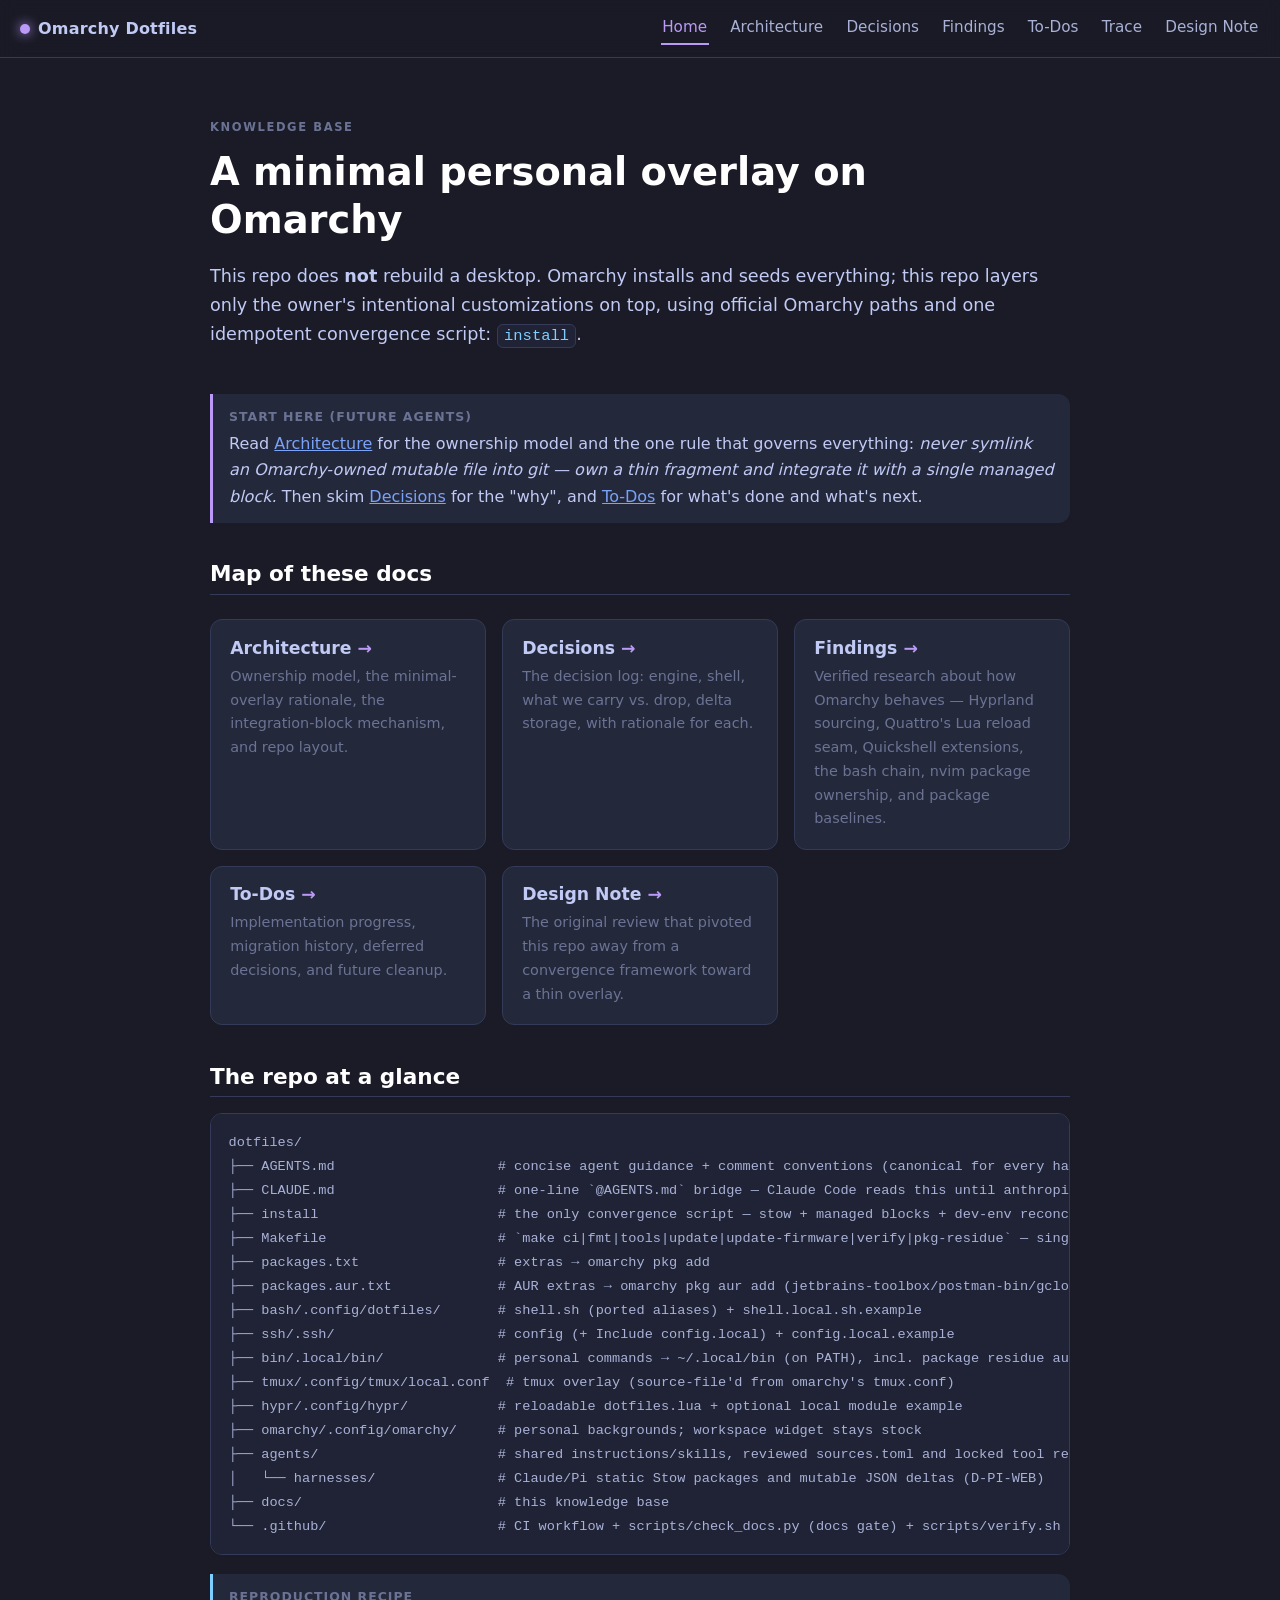
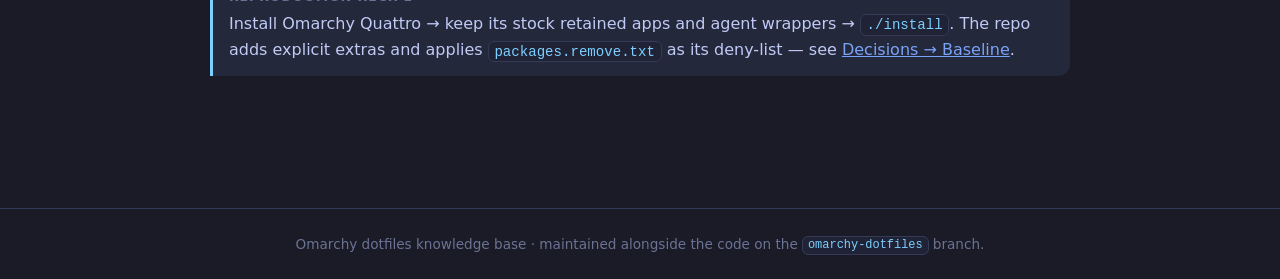
<file: docs/index.html>
<!doctype html>
<html lang="en">
  <head>
    <meta charset="utf-8" />
    <meta name="viewport" content="width=device-width, initial-scale=1" />
    <title>Omarchy Dotfiles — Docs</title>
    <meta
      name="description"
      content="Knowledge base for a minimal personal overlay on top of Omarchy Linux: architecture, decisions, research findings, and to-dos."
    />
    <link rel="stylesheet" href="style.css" />
  </head>
  <body>
    <nav class="topnav">
      <a class="brand" href="index.html"
        ><span class="dot"></span> Omarchy Dotfiles</a
      >
      <a class="nav" href="index.html" aria-current="page">Home</a>
      <a class="nav" href="architecture.html">Architecture</a>
      <a class="nav" href="decisions.html">Decisions</a>
      <a class="nav" href="findings.html">Findings</a>
      <a class="nav" href="todos.html">To-Dos</a>
      <a class="nav" href="traceability.html">Trace</a>
      <a class="nav" href="augmentation-approach.html">Design Note</a>
    </nav>

    <div class="container">
      <header class="hero">
        <p class="eyebrow">Knowledge Base</p>
        <h1>A minimal personal overlay on Omarchy</h1>
        <p class="lead">
          This repo does <strong>not</strong> rebuild a desktop. Omarchy
          installs and seeds everything; this repo layers only the owner's
          intentional customizations on top, using official Omarchy paths and
          one idempotent convergence script: <code>install</code>.
        </p>
      </header>

      <div class="callout key">
        <span class="label">Start here (future agents)</span>
        Read <a href="architecture.html">Architecture</a> for the ownership
        model and the one rule that governs everything:
        <em
          >never symlink an Omarchy-owned mutable file into git — own a thin
          fragment and integrate it with a single managed block.</em
        >
        Then skim <a href="decisions.html">Decisions</a> for the "why", and
        <a href="todos.html">To-Dos</a> for what's done and what's next.
      </div>

      <h2>Map of these docs</h2>
      <div class="cards">
        <a class="card" href="architecture.html">
          <h3>Architecture <span class="arrow">→</span></h3>
          <p>
            Ownership model, the minimal-overlay rationale, the
            integration-block mechanism, and repo layout.
          </p>
        </a>
        <a class="card" href="decisions.html">
          <h3>Decisions <span class="arrow">→</span></h3>
          <p>
            The decision log: engine, shell, what we carry vs. drop, delta
            storage, with rationale for each.
          </p>
        </a>
        <a class="card" href="findings.html">
          <h3>Findings <span class="arrow">→</span></h3>
          <p>
            Verified research about how Omarchy behaves — Hyprland sourcing,
            Quattro's Lua reload seam, Quickshell extensions, the bash chain,
            nvim package ownership, and package baselines.
          </p>
        </a>
        <a class="card" href="todos.html">
          <h3>To-Dos <span class="arrow">→</span></h3>
          <p>
            Implementation progress, migration history, deferred decisions, and
            future cleanup.
          </p>
        </a>
        <a class="card" href="augmentation-approach.html">
          <h3>Design Note <span class="arrow">→</span></h3>
          <p>
            The original review that pivoted this repo away from a convergence
            framework toward a thin overlay.
          </p>
        </a>
      </div>

      <h2>The repo at a glance</h2>
      <pre><code>dotfiles/
├── AGENTS.md                    # concise agent guidance + comment conventions (canonical for every harness)
├── CLAUDE.md                    # one-line `@AGENTS.md` bridge — Claude Code reads this until anthropics/claude-code#34235 lands
├── install                      # the only convergence script — stow + managed blocks + dev-env reconcile + XDG (idempotent)
├── Makefile                     # `make ci|fmt|tools|update|update-firmware|verify|pkg-residue` — single ops interface; CI invokes `make ci`
├── packages.txt                 # extras → omarchy pkg add
├── packages.aur.txt             # AUR extras → omarchy pkg aur add (jetbrains-toolbox/postman-bin/gcloud)
├── bash/.config/dotfiles/       # shell.sh (ported aliases) + shell.local.sh.example
├── ssh/.ssh/                    # config (+ Include config.local) + config.local.example
├── bin/.local/bin/              # personal commands → ~/.local/bin (on PATH), incl. package residue audits
├── tmux/.config/tmux/local.conf  # tmux overlay (source-file'd from omarchy's tmux.conf)
├── hypr/.config/hypr/           # reloadable dotfiles.lua + optional local module example
├── omarchy/.config/omarchy/     # personal backgrounds; workspace widget stays stock
├── agents/                      # shared instructions/skills, reviewed sources.toml and locked tool recipes
│   └── harnesses/               # Claude/Pi static Stow packages and mutable JSON deltas (D-PI-WEB)
├── docs/                        # this knowledge base
└── .github/                     # CI workflow + scripts/check_docs.py (docs gate) + scripts/verify.sh (live gate)</code></pre>

      <div class="callout note">
        <span class="label">Reproduction recipe</span>
        Install Omarchy Quattro → keep its stock retained apps and agent
        wrappers → <code>./install</code>. The repo adds explicit extras and
        applies <code>packages.remove.txt</code> as its deny-list — see
        <a href="decisions.html#D-BASELINE">Decisions → Baseline</a>.
      </div>
    </div>

    <footer>
      Omarchy dotfiles knowledge base · maintained alongside the code on the
      <code>omarchy-dotfiles</code> branch.
    </footer>
  </body>
</html>
</file>
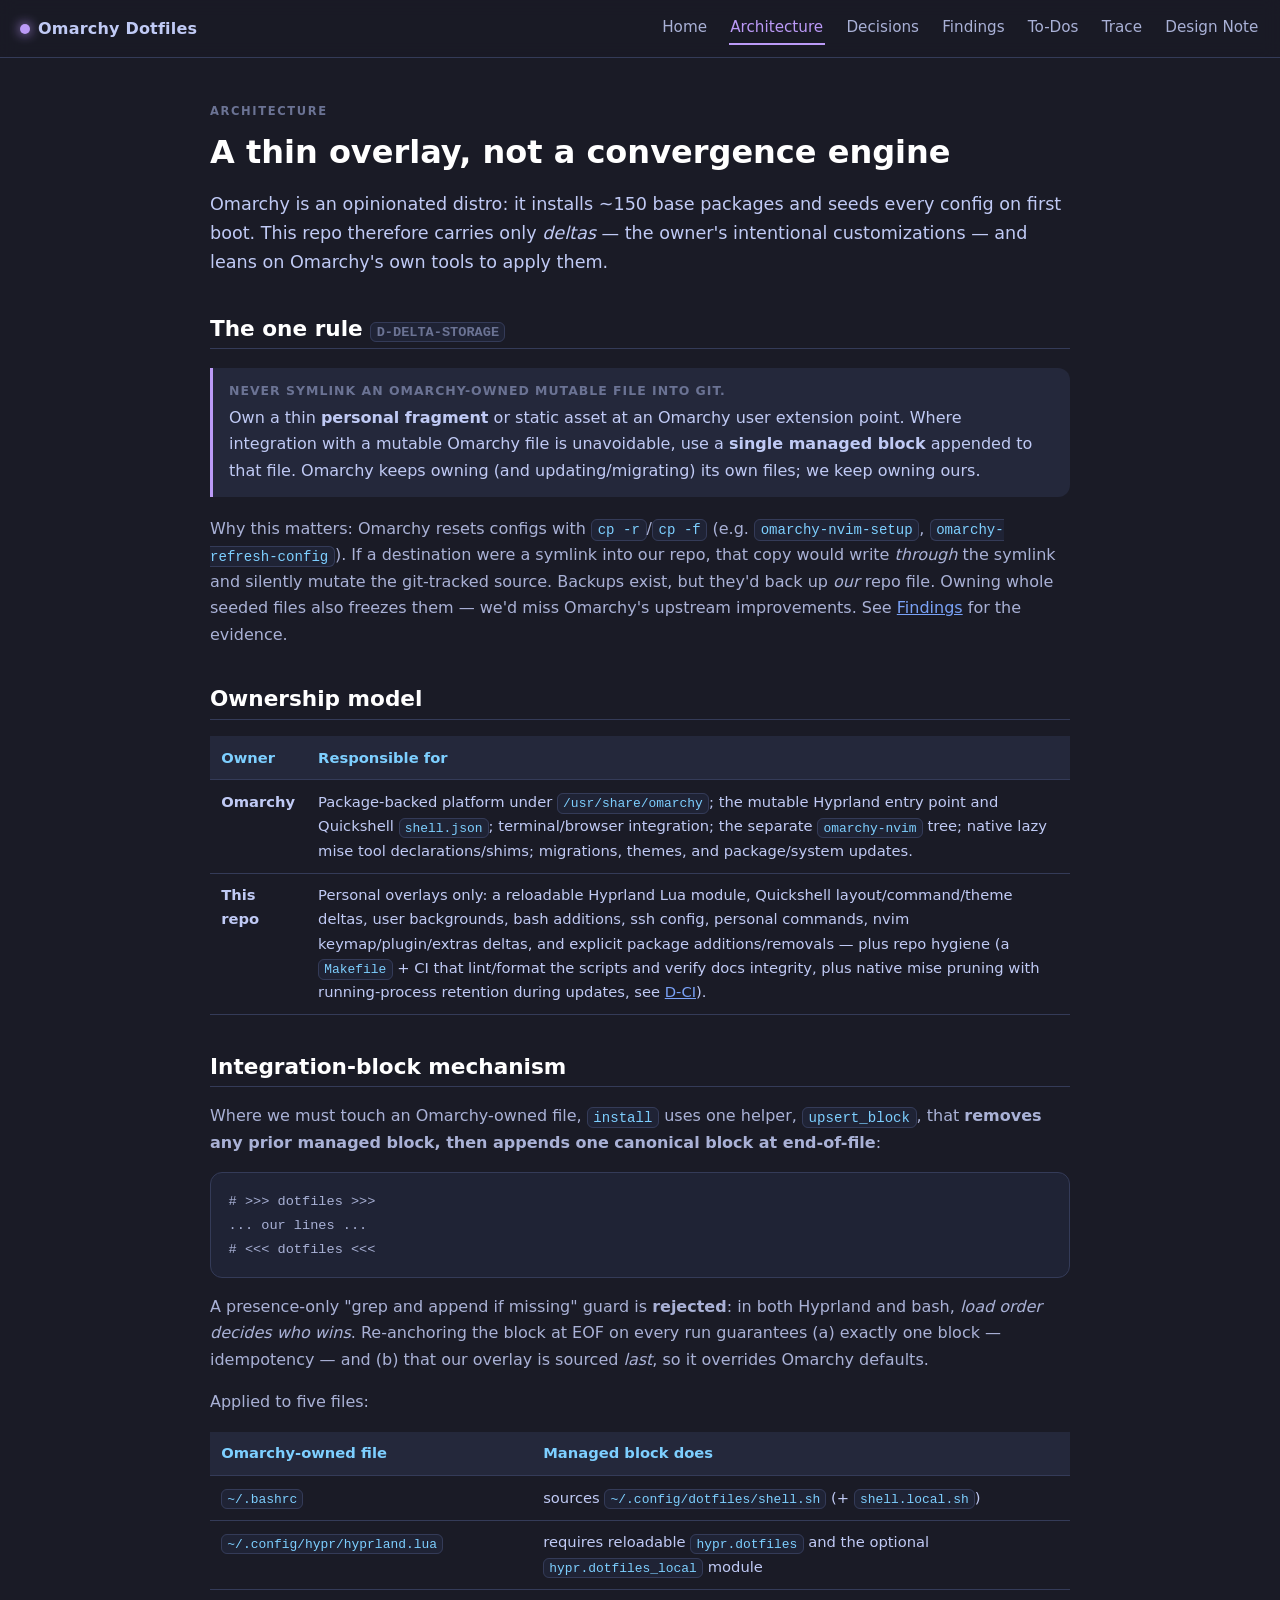
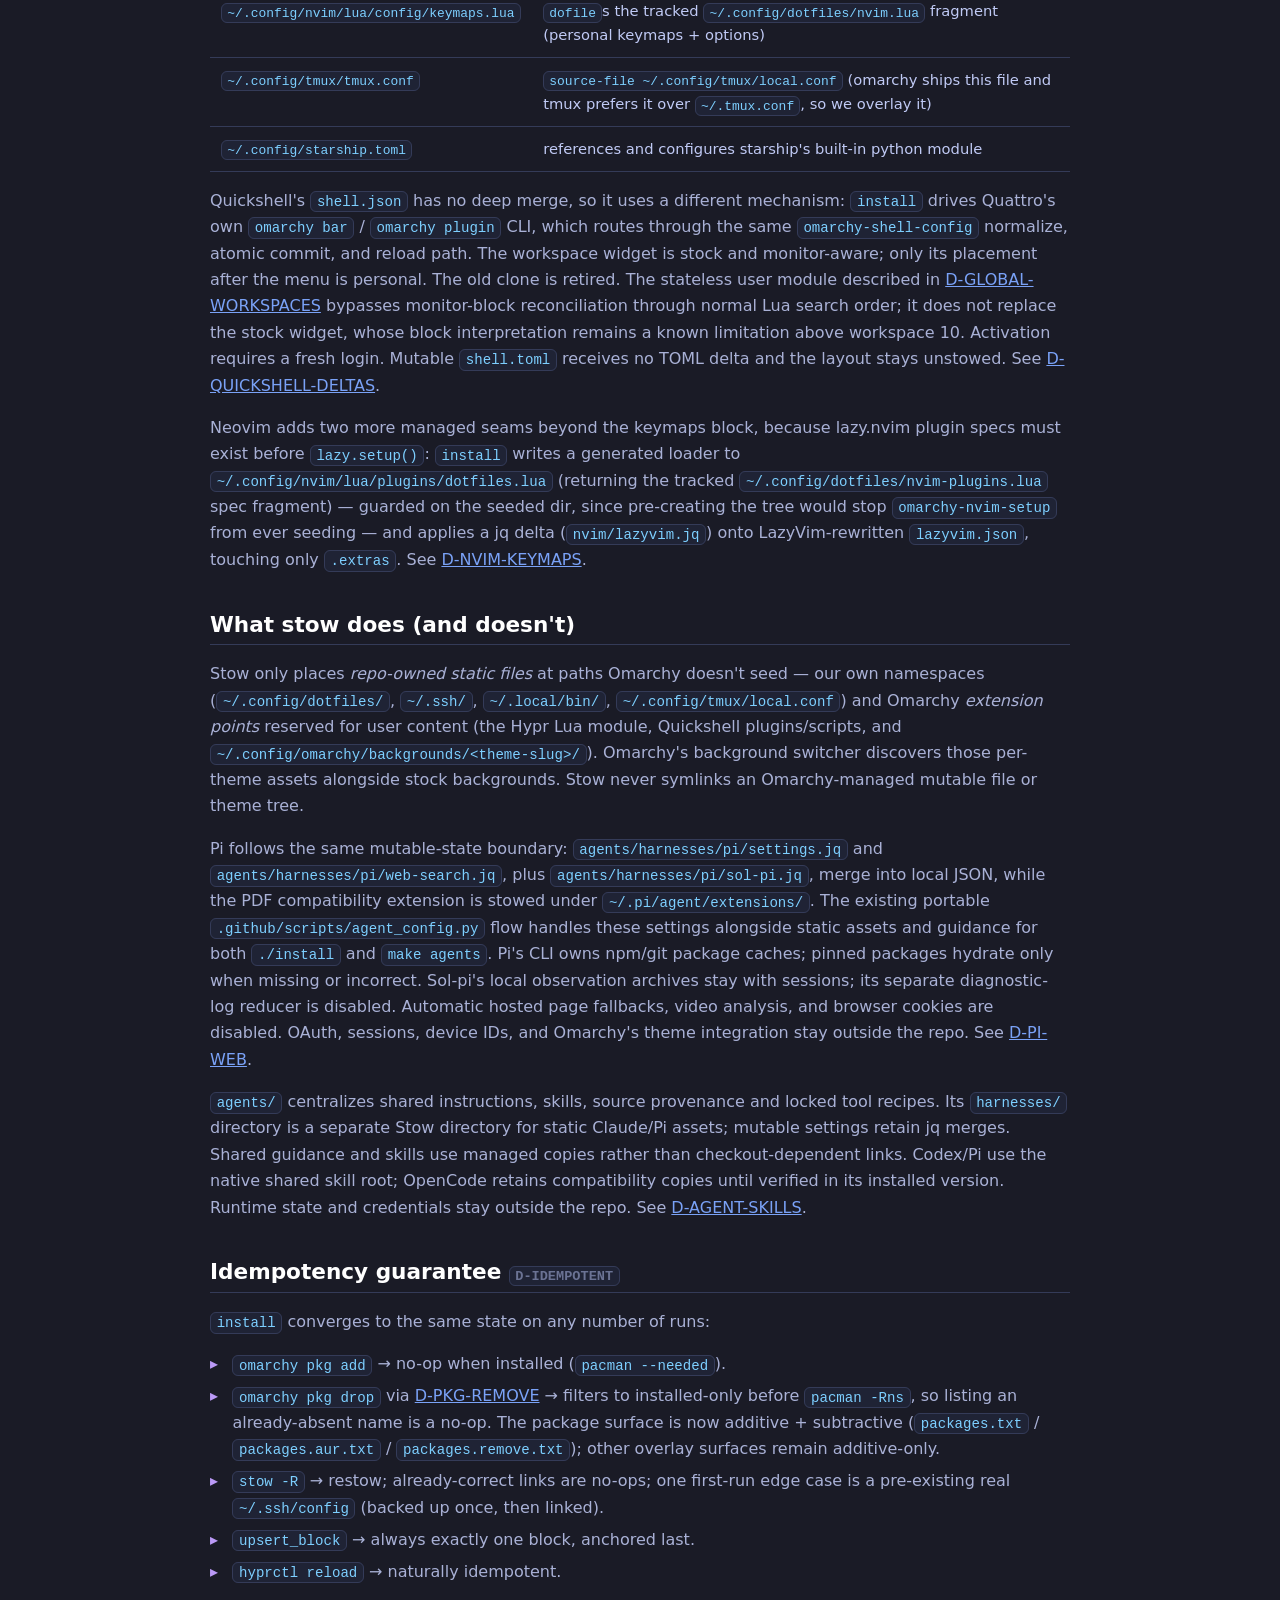
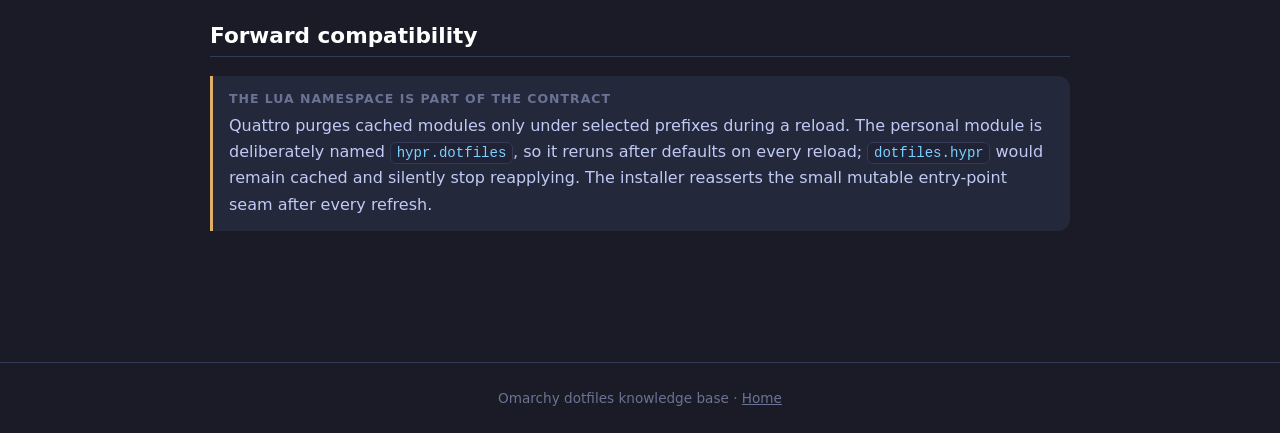
<file: docs/architecture.html>
<!doctype html>
<html lang="en">
  <head>
    <meta charset="utf-8" />
    <meta name="viewport" content="width=device-width, initial-scale=1" />
    <title>Architecture — Omarchy Dotfiles</title>
    <link rel="stylesheet" href="style.css" />
  </head>
  <body>
    <nav class="topnav">
      <a class="brand" href="index.html"
        ><span class="dot"></span> Omarchy Dotfiles</a
      >
      <a class="nav" href="index.html">Home</a>
      <a class="nav" href="architecture.html" aria-current="page"
        >Architecture</a
      >
      <a class="nav" href="decisions.html">Decisions</a>
      <a class="nav" href="findings.html">Findings</a>
      <a class="nav" href="todos.html">To-Dos</a>
      <a class="nav" href="traceability.html">Trace</a>
      <a class="nav" href="augmentation-approach.html">Design Note</a>
    </nav>

    <div class="container">
      <p class="eyebrow">Architecture</p>
      <h1>A thin overlay, not a convergence engine</h1>
      <p class="lead">
        Omarchy is an opinionated distro: it installs ~150 base packages and
        seeds every config on first boot. This repo therefore carries only
        <em>deltas</em> — the owner's intentional customizations — and leans on
        Omarchy's own tools to apply them.
      </p>

      <h2 id="D-DELTA-STORAGE">
        The one rule <code class="meta">D-DELTA-STORAGE</code>
      </h2>
      <div class="callout key">
        <span class="label"
          >Never symlink an Omarchy-owned mutable file into git.</span
        >
        Own a thin <strong>personal fragment</strong> or static asset at an
        Omarchy user extension point. Where integration with a mutable Omarchy
        file is unavoidable, use a <strong>single managed block</strong>
        appended to that file. Omarchy keeps owning (and updating/migrating) its
        own files; we keep owning ours.
      </div>
      <p>
        Why this matters: Omarchy resets configs with
        <code>cp&nbsp;-r</code>/<code>cp&nbsp;-f</code> (e.g.
        <code>omarchy-nvim-setup</code>, <code>omarchy-refresh-config</code>).
        If a destination were a symlink into our repo, that copy would write
        <em>through</em> the symlink and silently mutate the git-tracked source.
        Backups exist, but they'd back up <em>our</em> repo file. Owning whole
        seeded files also freezes them — we'd miss Omarchy's upstream
        improvements. See <a href="findings.html">Findings</a> for the evidence.
      </p>

      <h2>Ownership model</h2>
      <table>
        <thead>
          <tr>
            <th>Owner</th>
            <th>Responsible for</th>
          </tr>
        </thead>
        <tbody>
          <tr>
            <td><strong>Omarchy</strong></td>
            <td>
              Package-backed platform under <code>/usr/share/omarchy</code>; the
              mutable Hyprland entry point and Quickshell
              <code>shell.json</code>; terminal/browser integration; the
              separate <code>omarchy-nvim</code> tree; native lazy mise tool
              declarations/shims; migrations, themes, and package/system
              updates.
            </td>
          </tr>
          <tr>
            <td><strong>This repo</strong></td>
            <td>
              Personal overlays only: a reloadable Hyprland Lua module,
              Quickshell layout/command/theme deltas, user backgrounds, bash
              additions, ssh config, personal commands, nvim
              keymap/plugin/extras deltas, and explicit package
              additions/removals — plus repo hygiene (a <code>Makefile</code> +
              CI that lint/format the scripts and verify docs integrity, plus
              native mise pruning with running-process retention during updates,
              see <a href="decisions.html#D-CI">D-CI</a>).
            </td>
          </tr>
        </tbody>
      </table>

      <h2>Integration-block mechanism</h2>
      <p>
        Where we must touch an Omarchy-owned file, <code>install</code> uses one
        helper, <code>upsert_block</code>, that
        <strong
          >removes any prior managed block, then appends one canonical block at
          end-of-file</strong
        >:
      </p>
      <pre><code># &gt;&gt;&gt; dotfiles &gt;&gt;&gt;
... our lines ...
# &lt;&lt;&lt; dotfiles &lt;&lt;&lt;</code></pre>
      <p>
        A presence-only "grep and append if missing" guard is
        <strong>rejected</strong>: in both Hyprland and bash,
        <em>load order decides who wins</em>. Re-anchoring the block at EOF on
        every run guarantees (a) exactly one block — idempotency — and (b) that
        our overlay is sourced <em>last</em>, so it overrides Omarchy defaults.
      </p>
      <p>Applied to five files:</p>
      <table>
        <thead>
          <tr>
            <th>Omarchy-owned file</th>
            <th>Managed block does</th>
          </tr>
        </thead>
        <tbody>
          <tr>
            <td><code>~/.bashrc</code></td>
            <td>
              sources <code>~/.config/dotfiles/shell.sh</code> (+
              <code>shell.local.sh</code>)
            </td>
          </tr>
          <tr>
            <td><code>~/.config/hypr/hyprland.lua</code></td>
            <td>
              requires reloadable <code>hypr.dotfiles</code> and the optional
              <code>hypr.dotfiles_local</code> module
            </td>
          </tr>
          <tr>
            <td><code>~/.config/nvim/lua/config/keymaps.lua</code></td>
            <td>
              <code>dofile</code>s the tracked
              <code>~/.config/dotfiles/nvim.lua</code> fragment (personal
              keymaps + options)
            </td>
          </tr>
          <tr>
            <td><code>~/.config/tmux/tmux.conf</code></td>
            <td>
              <code>source-file ~/.config/tmux/local.conf</code> (omarchy ships
              this file and tmux prefers it over <code>~/.tmux.conf</code>, so
              we overlay it)
            </td>
          </tr>
          <tr>
            <td><code>~/.config/starship.toml</code></td>
            <td>references and configures starship's built-in python module</td>
          </tr>
        </tbody>
      </table>
      <p>
        Quickshell's <code>shell.json</code> has no deep merge, so it uses a
        different mechanism: <code>install</code> drives Quattro's own
        <code>omarchy bar</code> / <code>omarchy plugin</code> CLI, which routes
        through the same <code>omarchy-shell-config</code> normalize, atomic
        commit, and reload path. The workspace widget is stock and
        monitor-aware; only its placement after the menu is personal. The old
        clone is retired. The stateless user module described in
        <a href="decisions.html#D-GLOBAL-WORKSPACES">D-GLOBAL-WORKSPACES</a>
        bypasses monitor-block reconciliation through normal Lua search order;
        it does not replace the stock widget, whose block interpretation remains
        a known limitation above workspace 10. Activation requires a fresh
        login. Mutable <code>shell.toml</code> receives no TOML delta and the
        layout stays unstowed. See
        <a href="decisions.html#D-QUICKSHELL-DELTAS">D-QUICKSHELL-DELTAS</a>.
      </p>
      <p>
        Neovim adds two more managed seams beyond the keymaps block, because
        lazy.nvim plugin specs must exist before <code>lazy.setup()</code>:
        <code>install</code> writes a generated loader to
        <code>~/.config/nvim/lua/plugins/dotfiles.lua</code> (returning the
        tracked <code>~/.config/dotfiles/nvim-plugins.lua</code> spec fragment)
        — guarded on the seeded dir, since pre-creating the tree would stop
        <code>omarchy-nvim-setup</code> from ever seeding — and applies a jq
        delta (<code>nvim/lazyvim.jq</code>) onto LazyVim-rewritten
        <code>lazyvim.json</code>, touching only <code>.extras</code>. See
        <a href="decisions.html#D-NVIM-KEYMAPS">D-NVIM-KEYMAPS</a>.
      </p>

      <h2>What stow does (and doesn't)</h2>
      <p>
        Stow only places <em>repo-owned static files</em> at paths Omarchy
        doesn't seed — our own namespaces (<code>~/.config/dotfiles/</code>,
        <code>~/.ssh/</code>, <code>~/.local/bin/</code>,
        <code>~/.config/tmux/local.conf</code>) and Omarchy
        <em>extension points</em> reserved for user content (the Hypr Lua
        module, Quickshell plugins/scripts, and
        <code>~/.config/omarchy/backgrounds/&lt;theme-slug&gt;/</code>).
        Omarchy's background switcher discovers those per-theme assets alongside
        stock backgrounds. Stow never symlinks an Omarchy-managed mutable file
        or theme tree.
      </p>

      <p>
        Pi follows the same mutable-state boundary:
        <code>agents/harnesses/pi/settings.jq</code> and
        <code>agents/harnesses/pi/web-search.jq</code>, plus
        <code>agents/harnesses/pi/sol-pi.jq</code>, merge into local JSON, while
        the PDF compatibility extension is stowed under
        <code>~/.pi/agent/extensions/</code>. The existing portable
        <code>.github/scripts/agent_config.py</code> flow handles these settings
        alongside static assets and guidance for both <code>./install</code> and
        <code>make agents</code>. Pi's CLI owns npm/git package caches; pinned
        packages hydrate only when missing or incorrect. Sol-pi's local
        observation archives stay with sessions; its separate diagnostic-log
        reducer is disabled. Automatic hosted page fallbacks, video analysis,
        and browser cookies are disabled. OAuth, sessions, device IDs, and
        Omarchy's theme integration stay outside the repo. See
        <a href="decisions.html#D-PI-WEB">D-PI-WEB</a>.
      </p>

      <p>
        <code>agents/</code> centralizes shared instructions, skills, source
        provenance and locked tool recipes. Its
        <code>harnesses/</code> directory is a separate Stow directory for
        static Claude/Pi assets; mutable settings retain jq merges. Shared
        guidance and skills use managed copies rather than checkout-dependent
        links. Codex/Pi use the native shared skill root; OpenCode retains
        compatibility copies until verified in its installed version. Runtime
        state and credentials stay outside the repo. See
        <a href="decisions.html#D-AGENT-SKILLS">D-AGENT-SKILLS</a>.
      </p>

      <h2 id="D-IDEMPOTENT">
        Idempotency guarantee <code class="meta">D-IDEMPOTENT</code>
      </h2>
      <p>
        <code>install</code> converges to the same state on any number of runs:
      </p>
      <ul class="clean">
        <li>
          <code>omarchy pkg add</code> → no-op when installed (<code
            >pacman --needed</code
          >).
        </li>
        <li>
          <code>omarchy pkg drop</code> via
          <a href="decisions.html#D-PKG-REMOVE">D-PKG-REMOVE</a> → filters to
          installed-only before <code>pacman -Rns</code>, so listing an
          already-absent name is a no-op. The package surface is now additive +
          subtractive (<code>packages.txt</code> /
          <code>packages.aur.txt</code> / <code>packages.remove.txt</code>);
          other overlay surfaces remain additive-only.
        </li>
        <li>
          <code>stow -R</code> → restow; already-correct links are no-ops; one
          first-run edge case is a pre-existing real
          <code>~/.ssh/config</code> (backed up once, then linked).
        </li>
        <li>
          <code>upsert_block</code> → always exactly one block, anchored last.
        </li>
        <li><code>hyprctl reload</code> → naturally idempotent.</li>
      </ul>

      <h2>Forward compatibility</h2>
      <div class="callout warn">
        <span class="label">The Lua namespace is part of the contract</span>
        Quattro purges cached modules only under selected prefixes during a
        reload. The personal module is deliberately named
        <code>hypr.dotfiles</code>, so it reruns after defaults on every reload;
        <code>dotfiles.hypr</code> would remain cached and silently stop
        reapplying. The installer reasserts the small mutable entry-point seam
        after every refresh.
      </div>
    </div>

    <footer>
      Omarchy dotfiles knowledge base · <a href="index.html">Home</a>
    </footer>
  </body>
</html>
</file>
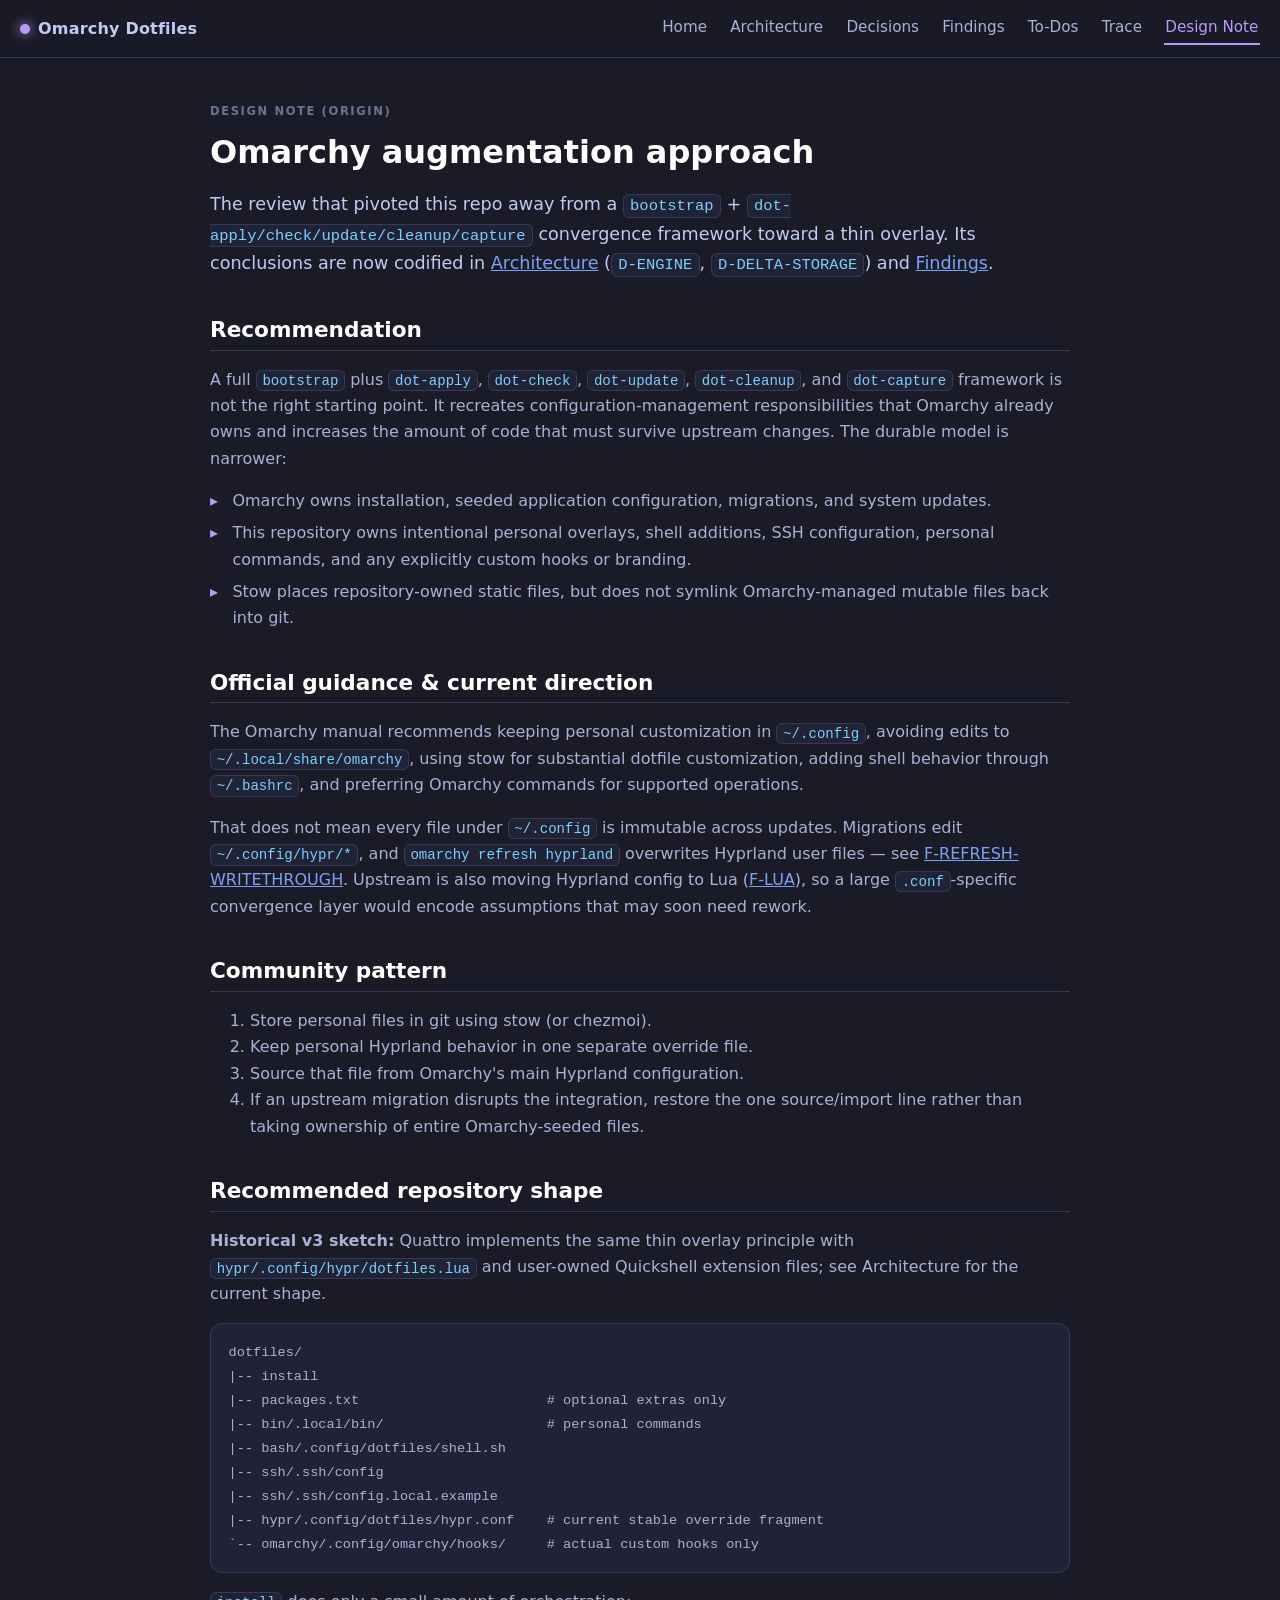
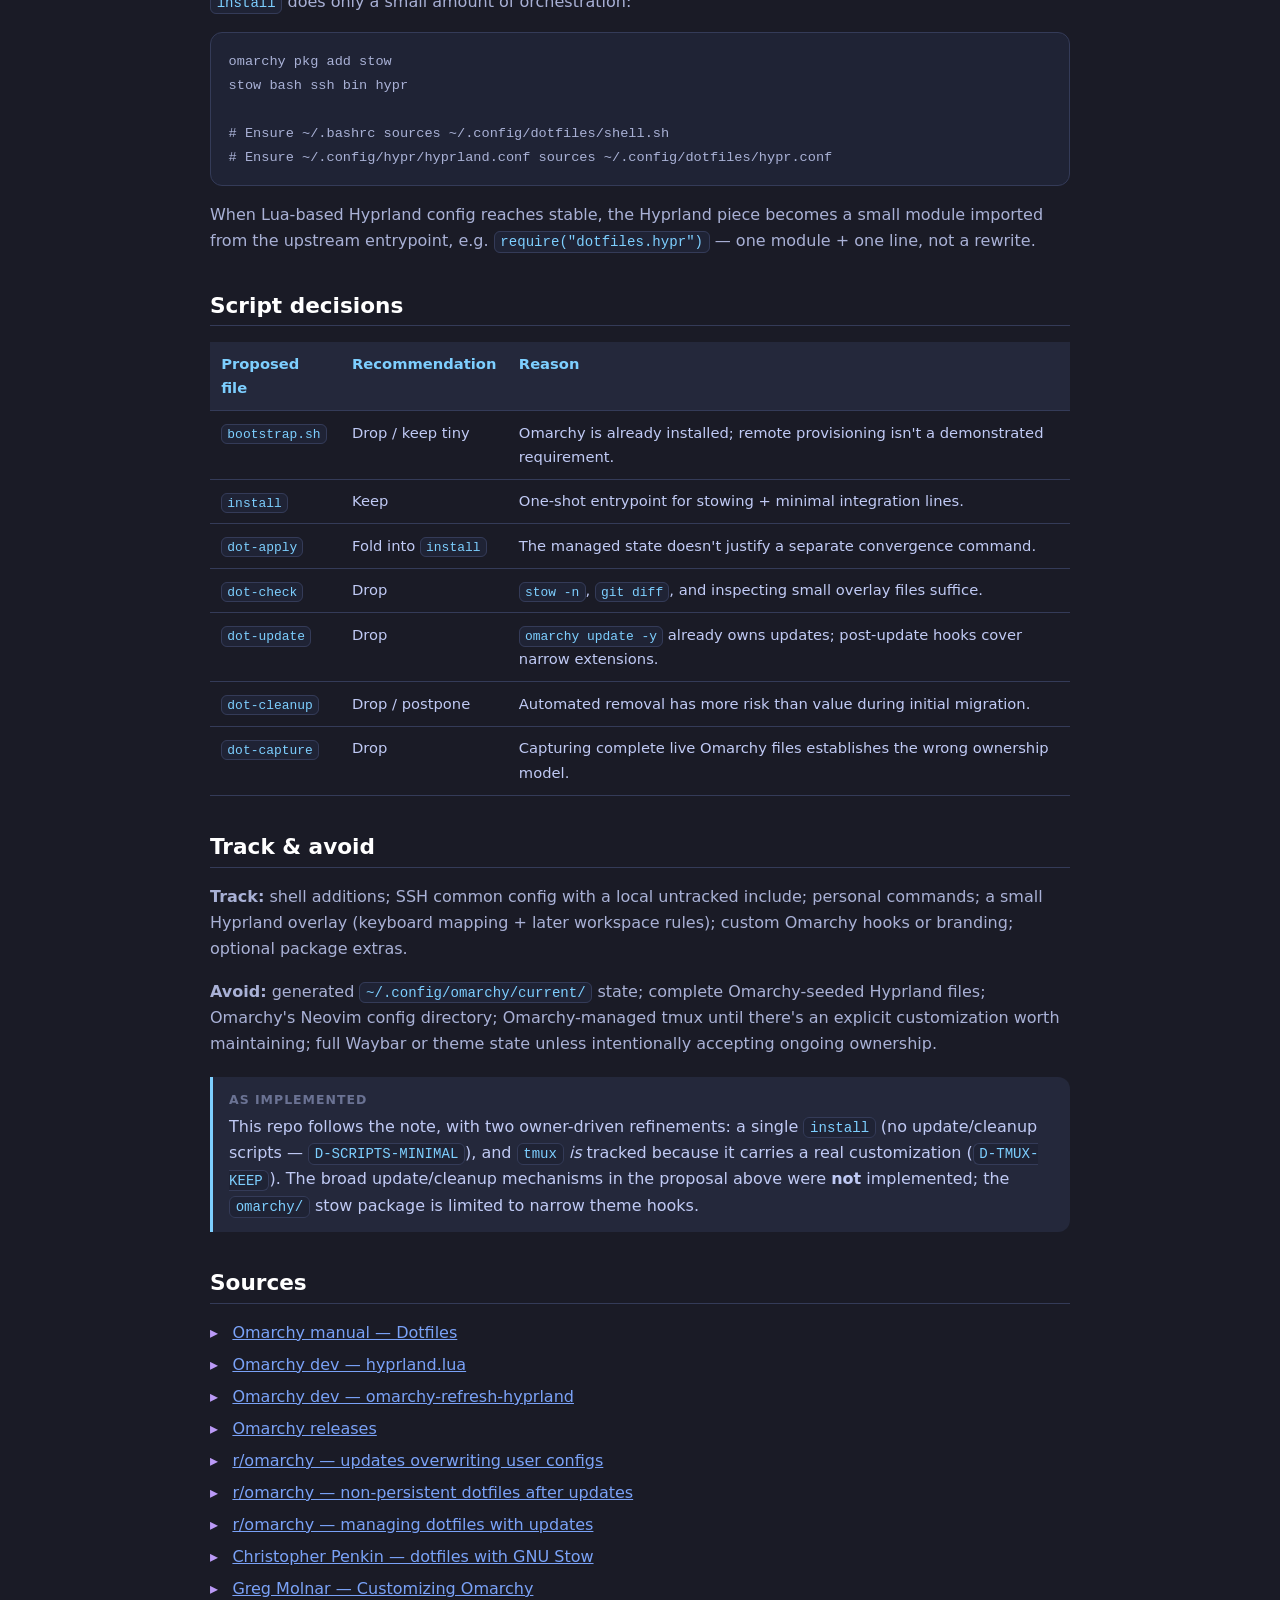
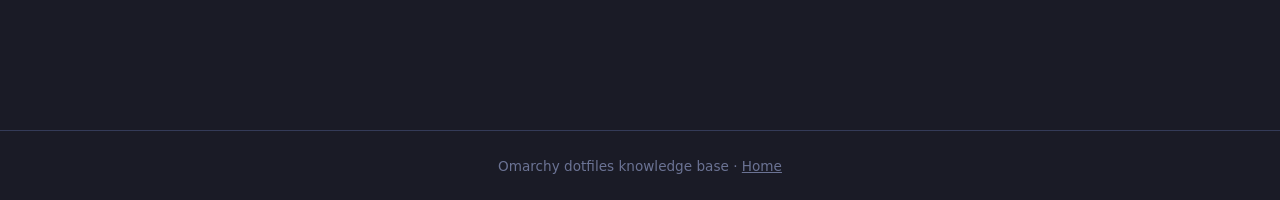
<file: docs/augmentation-approach.html>
<!doctype html>
<html lang="en">
  <head>
    <meta charset="utf-8" />
    <meta name="viewport" content="width=device-width, initial-scale=1" />
    <title>Design Note: Augmentation Approach — Omarchy Dotfiles</title>
    <link rel="stylesheet" href="style.css" />
  </head>
  <body>
    <nav class="topnav">
      <a class="brand" href="index.html"
        ><span class="dot"></span> Omarchy Dotfiles</a
      >
      <a class="nav" href="index.html">Home</a>
      <a class="nav" href="architecture.html">Architecture</a>
      <a class="nav" href="decisions.html">Decisions</a>
      <a class="nav" href="findings.html">Findings</a>
      <a class="nav" href="todos.html">To-Dos</a>
      <a class="nav" href="traceability.html">Trace</a>
      <a class="nav" href="augmentation-approach.html" aria-current="page"
        >Design Note</a
      >
    </nav>

    <div class="container">
      <p class="eyebrow">Design Note (origin)</p>
      <h1>Omarchy augmentation approach</h1>
      <p class="lead">
        The review that pivoted this repo away from a <code>bootstrap</code> +
        <code>dot-apply/check/update/cleanup/capture</code> convergence
        framework toward a thin overlay. Its conclusions are now codified in
        <a href="architecture.html">Architecture</a> (<code>D-ENGINE</code>,
        <code>D-DELTA-STORAGE</code>) and <a href="findings.html">Findings</a>.
      </p>

      <h2>Recommendation</h2>
      <p>
        A full <code>bootstrap</code> plus <code>dot-apply</code>,
        <code>dot-check</code>, <code>dot-update</code>,
        <code>dot-cleanup</code>, and <code>dot-capture</code> framework is not
        the right starting point. It recreates configuration-management
        responsibilities that Omarchy already owns and increases the amount of
        code that must survive upstream changes. The durable model is narrower:
      </p>
      <ul class="clean">
        <li>
          Omarchy owns installation, seeded application configuration,
          migrations, and system updates.
        </li>
        <li>
          This repository owns intentional personal overlays, shell additions,
          SSH configuration, personal commands, and any explicitly custom hooks
          or branding.
        </li>
        <li>
          Stow places repository-owned static files, but does not symlink
          Omarchy-managed mutable files back into git.
        </li>
      </ul>

      <h2>Official guidance &amp; current direction</h2>
      <p>
        The Omarchy manual recommends keeping personal customization in
        <code>~/.config</code>, avoiding edits to
        <code>~/.local/share/omarchy</code>, using stow for substantial dotfile
        customization, adding shell behavior through <code>~/.bashrc</code>, and
        preferring Omarchy commands for supported operations.
      </p>
      <p>
        That does not mean every file under <code>~/.config</code> is immutable
        across updates. Migrations edit <code>~/.config/hypr/*</code>, and
        <code>omarchy refresh hyprland</code> overwrites Hyprland user files —
        see
        <a href="findings.html#F-REFRESH-WRITETHROUGH">F-REFRESH-WRITETHROUGH</a
        >. Upstream is also moving Hyprland config to Lua (<a
          href="findings.html#F-LUA"
          >F-LUA</a
        >), so a large <code>.conf</code>-specific convergence layer would
        encode assumptions that may soon need rework.
      </p>

      <h2>Community pattern</h2>
      <ol>
        <li>Store personal files in git using stow (or chezmoi).</li>
        <li>Keep personal Hyprland behavior in one separate override file.</li>
        <li>Source that file from Omarchy's main Hyprland configuration.</li>
        <li>
          If an upstream migration disrupts the integration, restore the one
          source/import line rather than taking ownership of entire
          Omarchy-seeded files.
        </li>
      </ol>

      <h2>Recommended repository shape</h2>
      <p>
        <strong>Historical v3 sketch:</strong> Quattro implements the same thin
        overlay principle with <code>hypr/.config/hypr/dotfiles.lua</code> and
        user-owned Quickshell extension files; see Architecture for the current
        shape.
      </p>
      <pre><code>dotfiles/
|-- install
|-- packages.txt                       # optional extras only
|-- bin/.local/bin/                    # personal commands
|-- bash/.config/dotfiles/shell.sh
|-- ssh/.ssh/config
|-- ssh/.ssh/config.local.example
|-- hypr/.config/dotfiles/hypr.conf    # current stable override fragment
`-- omarchy/.config/omarchy/hooks/     # actual custom hooks only</code></pre>
      <p><code>install</code> does only a small amount of orchestration:</p>
      <pre><code>omarchy pkg add stow
stow bash ssh bin hypr

# Ensure ~/.bashrc sources ~/.config/dotfiles/shell.sh
# Ensure ~/.config/hypr/hyprland.conf sources ~/.config/dotfiles/hypr.conf</code></pre>
      <p>
        When Lua-based Hyprland config reaches stable, the Hyprland piece
        becomes a small module imported from the upstream entrypoint, e.g.
        <code>require("dotfiles.hypr")</code> — one module + one line, not a
        rewrite.
      </p>

      <h2>Script decisions</h2>
      <table>
        <thead>
          <tr>
            <th>Proposed file</th>
            <th>Recommendation</th>
            <th>Reason</th>
          </tr>
        </thead>
        <tbody>
          <tr>
            <td><code>bootstrap.sh</code></td>
            <td>Drop / keep tiny</td>
            <td>
              Omarchy is already installed; remote provisioning isn't a
              demonstrated requirement.
            </td>
          </tr>
          <tr>
            <td><code>install</code></td>
            <td>Keep</td>
            <td>
              One-shot entrypoint for stowing + minimal integration lines.
            </td>
          </tr>
          <tr>
            <td><code>dot-apply</code></td>
            <td>Fold into <code>install</code></td>
            <td>
              The managed state doesn't justify a separate convergence command.
            </td>
          </tr>
          <tr>
            <td><code>dot-check</code></td>
            <td>Drop</td>
            <td>
              <code>stow -n</code>, <code>git diff</code>, and inspecting small
              overlay files suffice.
            </td>
          </tr>
          <tr>
            <td><code>dot-update</code></td>
            <td>Drop</td>
            <td>
              <code>omarchy update -y</code> already owns updates; post-update
              hooks cover narrow extensions.
            </td>
          </tr>
          <tr>
            <td><code>dot-cleanup</code></td>
            <td>Drop / postpone</td>
            <td>
              Automated removal has more risk than value during initial
              migration.
            </td>
          </tr>
          <tr>
            <td><code>dot-capture</code></td>
            <td>Drop</td>
            <td>
              Capturing complete live Omarchy files establishes the wrong
              ownership model.
            </td>
          </tr>
        </tbody>
      </table>

      <h2>Track &amp; avoid</h2>
      <p>
        <strong>Track:</strong> shell additions; SSH common config with a local
        untracked include; personal commands; a small Hyprland overlay (keyboard
        mapping + later workspace rules); custom Omarchy hooks or branding;
        optional package extras.
      </p>
      <p>
        <strong>Avoid:</strong> generated
        <code>~/.config/omarchy/current/</code> state; complete Omarchy-seeded
        Hyprland files; Omarchy's Neovim config directory; Omarchy-managed tmux
        until there's an explicit customization worth maintaining; full Waybar
        or theme state unless intentionally accepting ongoing ownership.
      </p>
      <div class="callout note">
        <span class="label">As implemented</span>
        This repo follows the note, with two owner-driven refinements: a single
        <code>install</code> (no update/cleanup scripts —
        <code>D-SCRIPTS-MINIMAL</code>), and <code>tmux</code>
        <em>is</em> tracked because it carries a real customization
        (<code>D-TMUX-KEEP</code>). The broad update/cleanup mechanisms in the
        proposal above were <strong>not</strong> implemented; the
        <code>omarchy/</code> stow package is limited to narrow theme hooks.
      </div>

      <h2>Sources</h2>
      <ul class="clean">
        <li>
          <a href="https://learn.omacom.io/2/the-omarchy-manual/65/dotfiles"
            >Omarchy manual — Dotfiles</a
          >
        </li>
        <li>
          <a
            href="https://raw.githubusercontent.com/basecamp/omarchy/dev/config/hypr/hyprland.lua"
            >Omarchy dev — hyprland.lua</a
          >
        </li>
        <li>
          <a
            href="https://raw.githubusercontent.com/basecamp/omarchy/dev/bin/omarchy-refresh-hyprland"
            >Omarchy dev — omarchy-refresh-hyprland</a
          >
        </li>
        <li>
          <a href="https://github.com/basecamp/omarchy/releases"
            >Omarchy releases</a
          >
        </li>
        <li>
          <a
            href="https://www.reddit.com/r/omarchy/comments/1qixx2x/are_omarchy_updates_still_overwriting_user_configs/"
            >r/omarchy — updates overwriting user configs</a
          >
        </li>
        <li>
          <a
            href="https://www.reddit.com/r/omarchy/comments/1op9xu4/non_persistent_dotfiles_after_updates/"
            >r/omarchy — non-persistent dotfiles after updates</a
          >
        </li>
        <li>
          <a
            href="https://www.reddit.com/r/omarchy/comments/1p7n88v/managing_dot_files_with_updates/"
            >r/omarchy — managing dotfiles with updates</a
          >
        </li>
        <li>
          <a
            href="https://www.penkin.me/development/tools/productivity/configuration/2025/10/20/my-dotfiles-setup-with-gnu-stow.html"
            >Christopher Penkin — dotfiles with GNU Stow</a
          >
        </li>
        <li>
          <a href="https://greg.molnar.io/blog/customizing-omarchy/"
            >Greg Molnar — Customizing Omarchy</a
          >
        </li>
      </ul>
    </div>

    <footer>
      Omarchy dotfiles knowledge base · <a href="index.html">Home</a>
    </footer>
  </body>
</html>
</file>
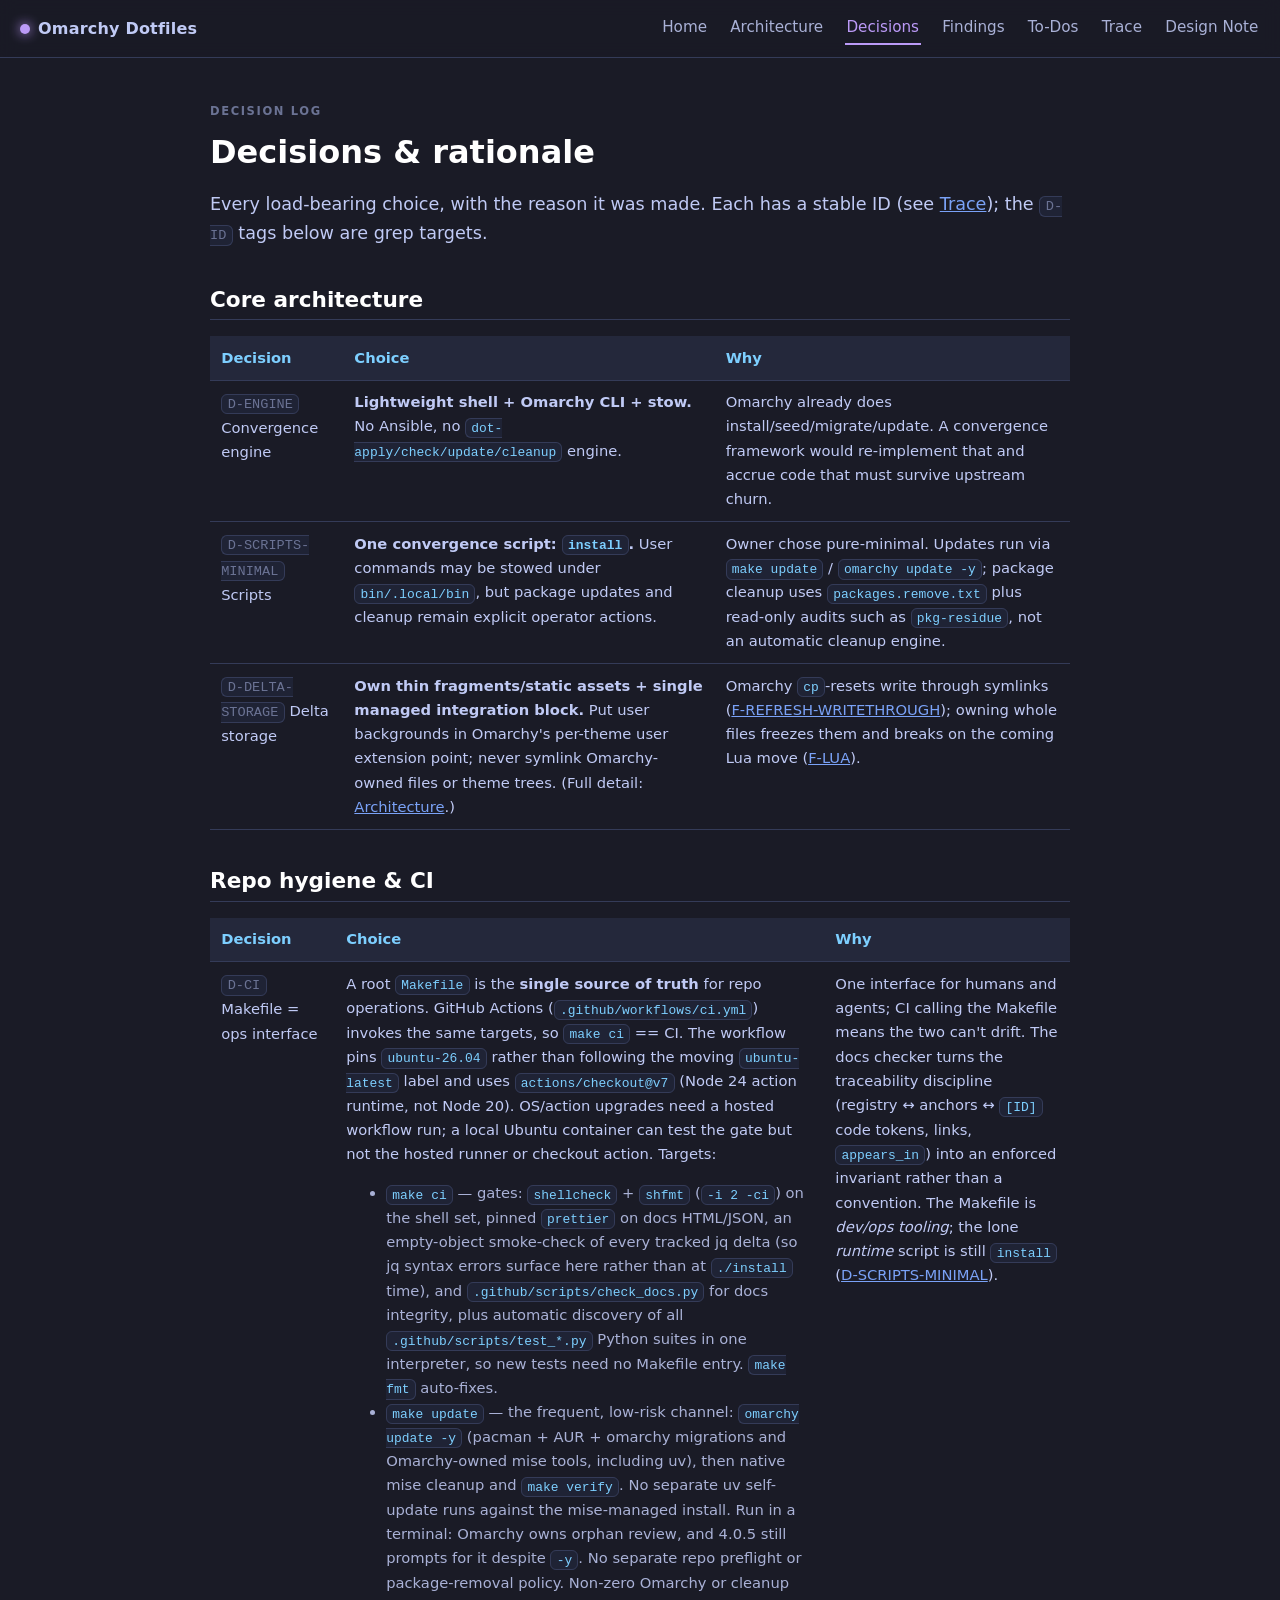
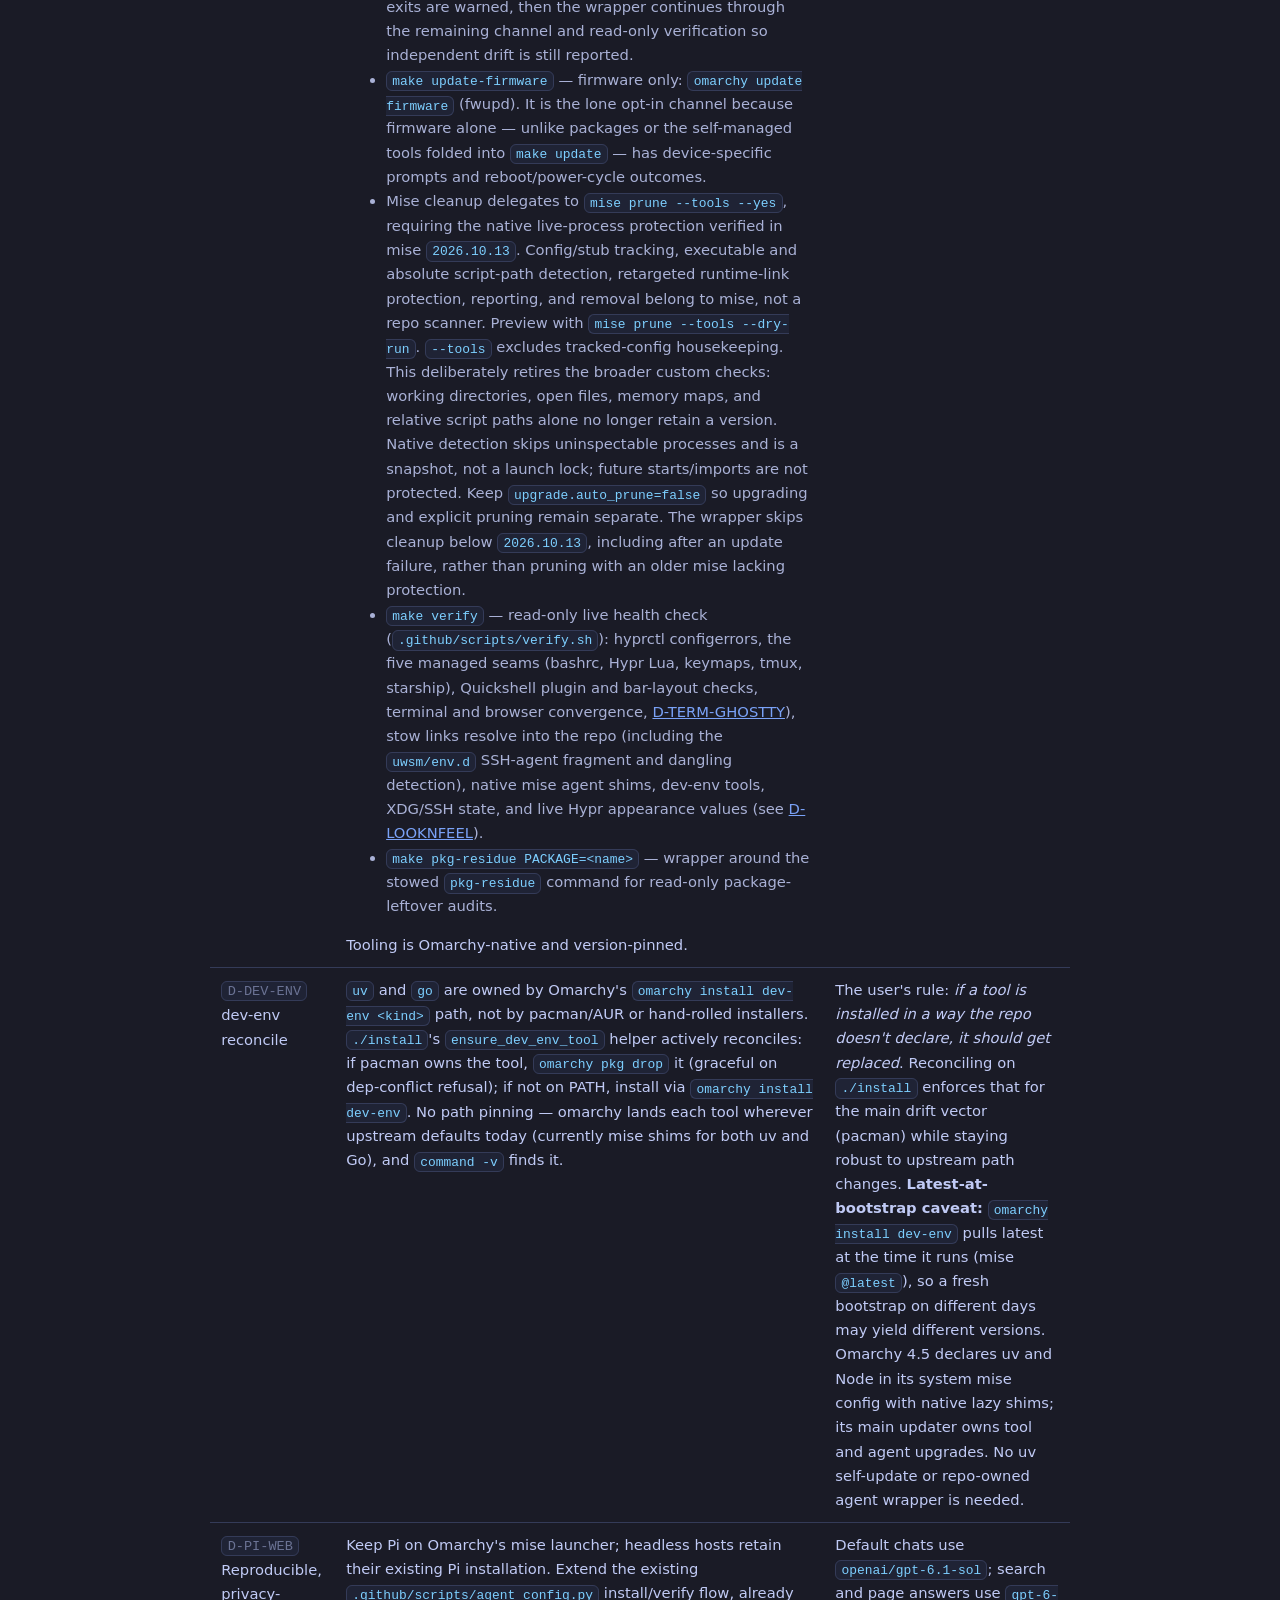
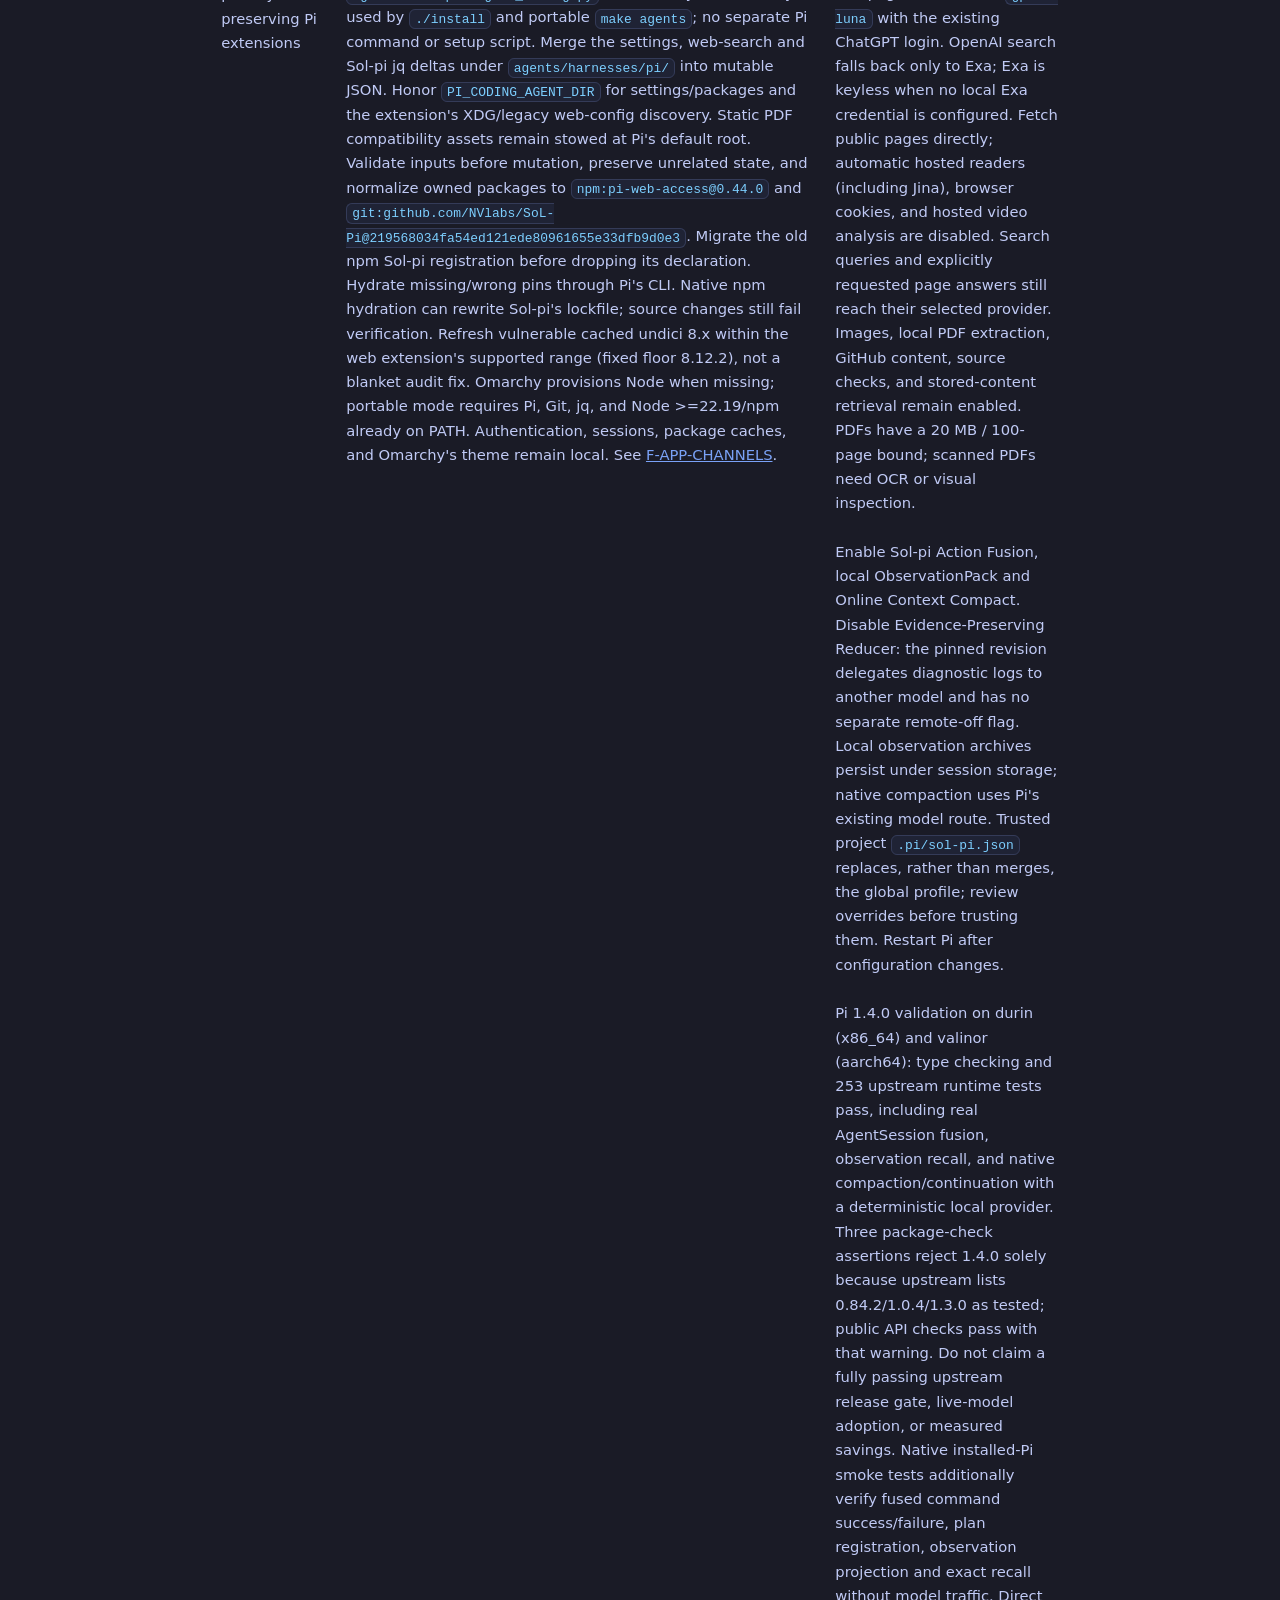
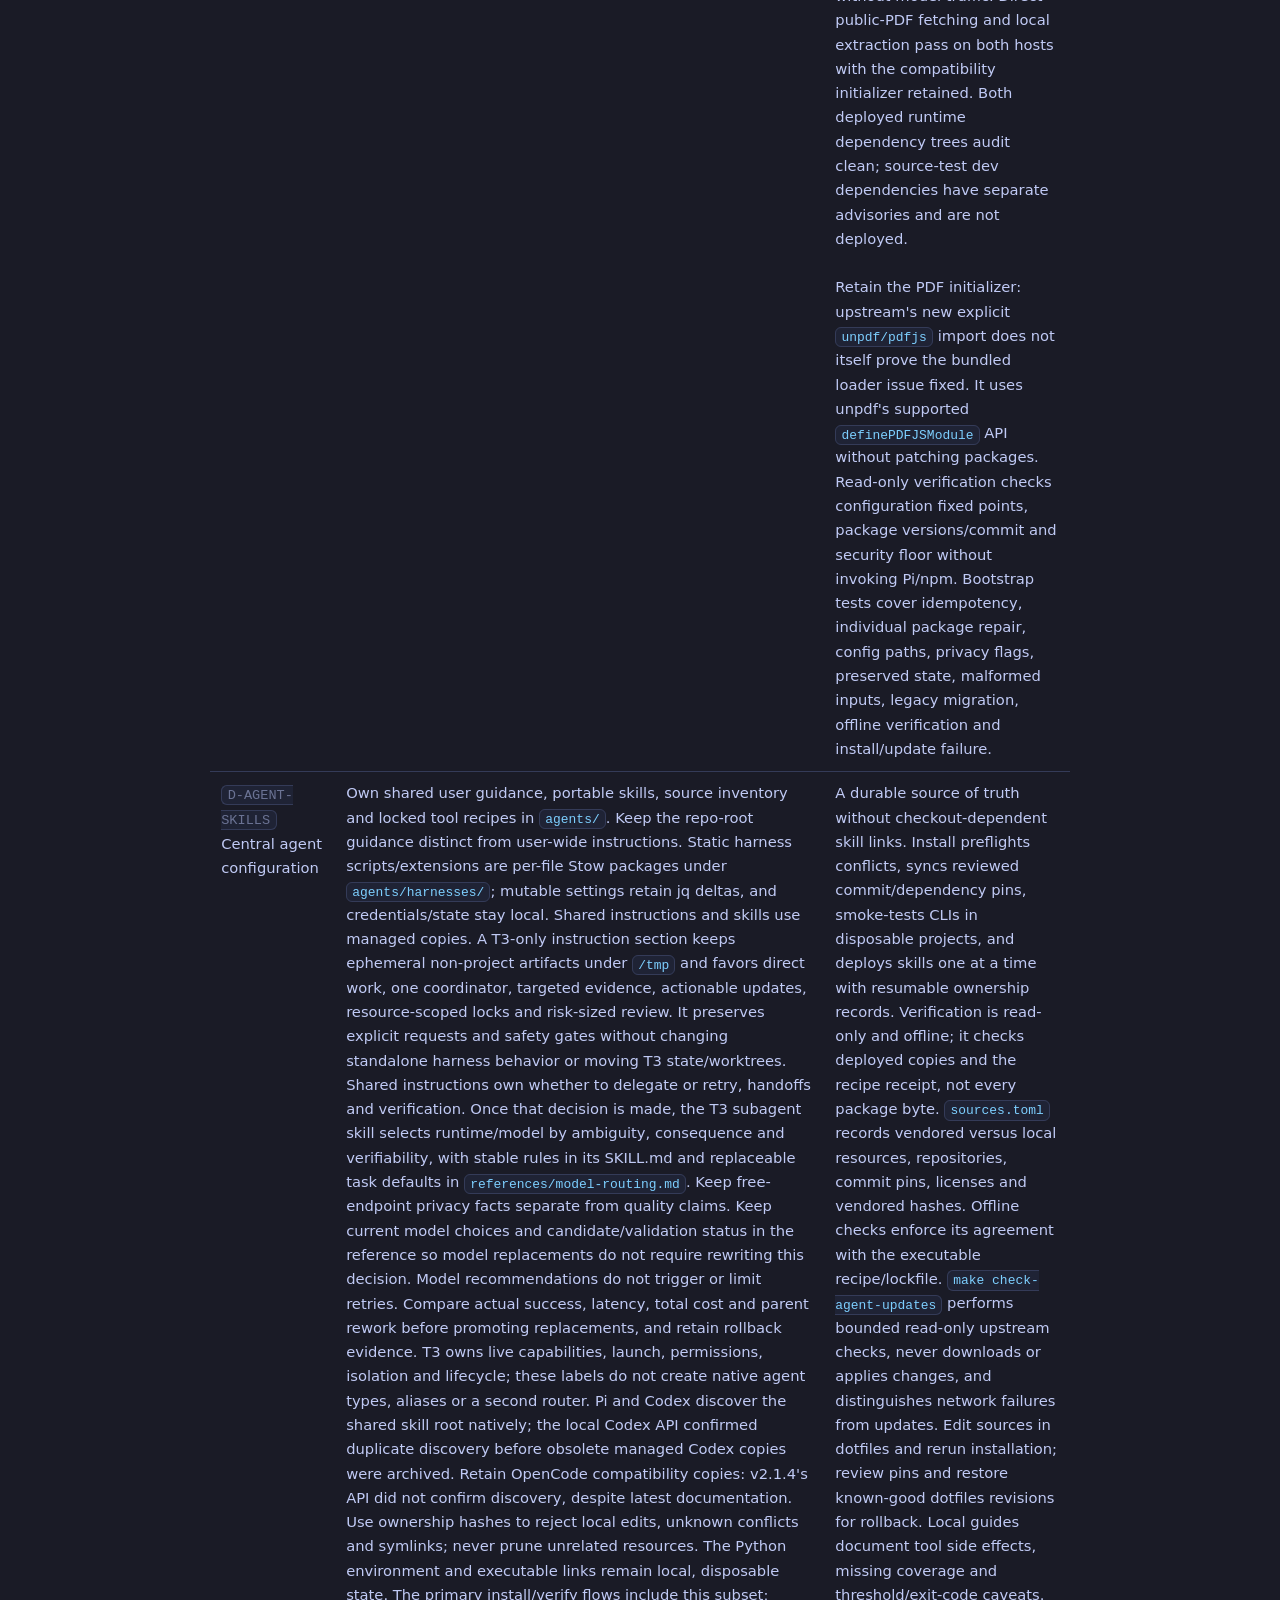
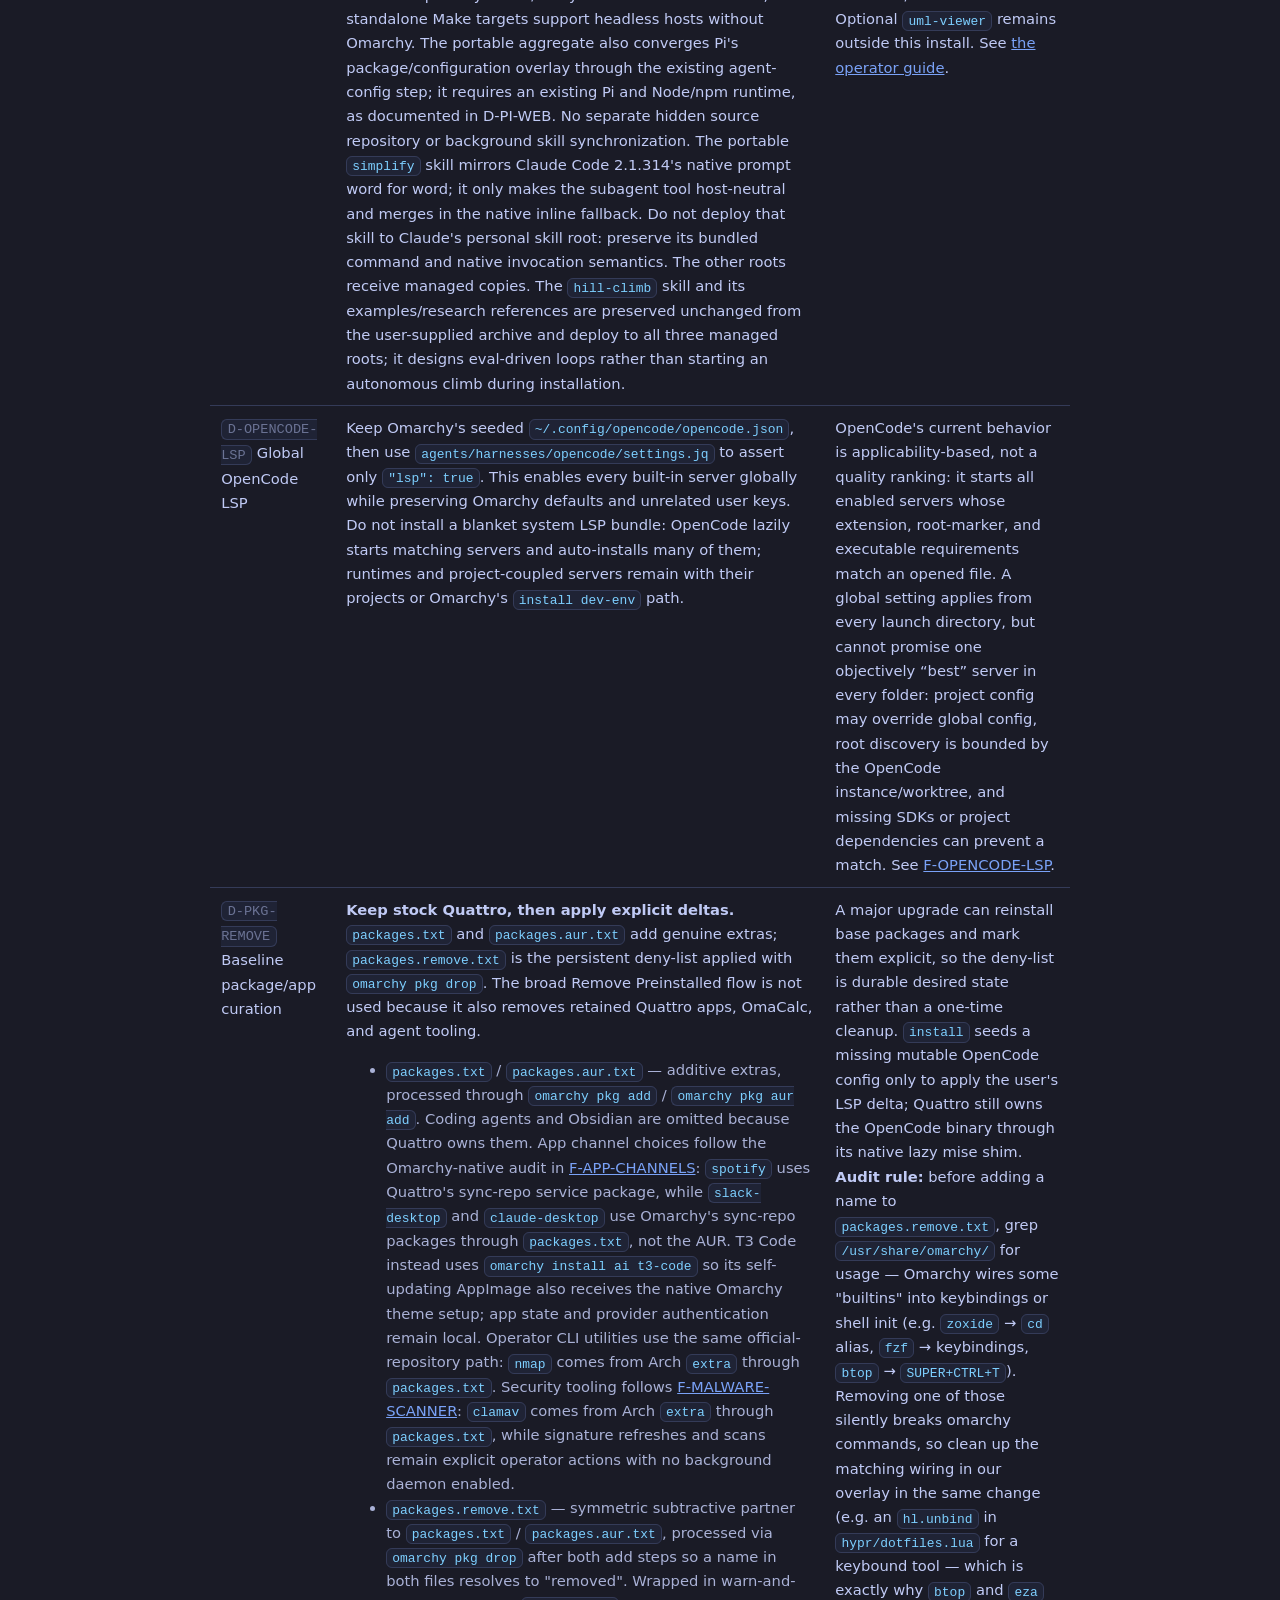
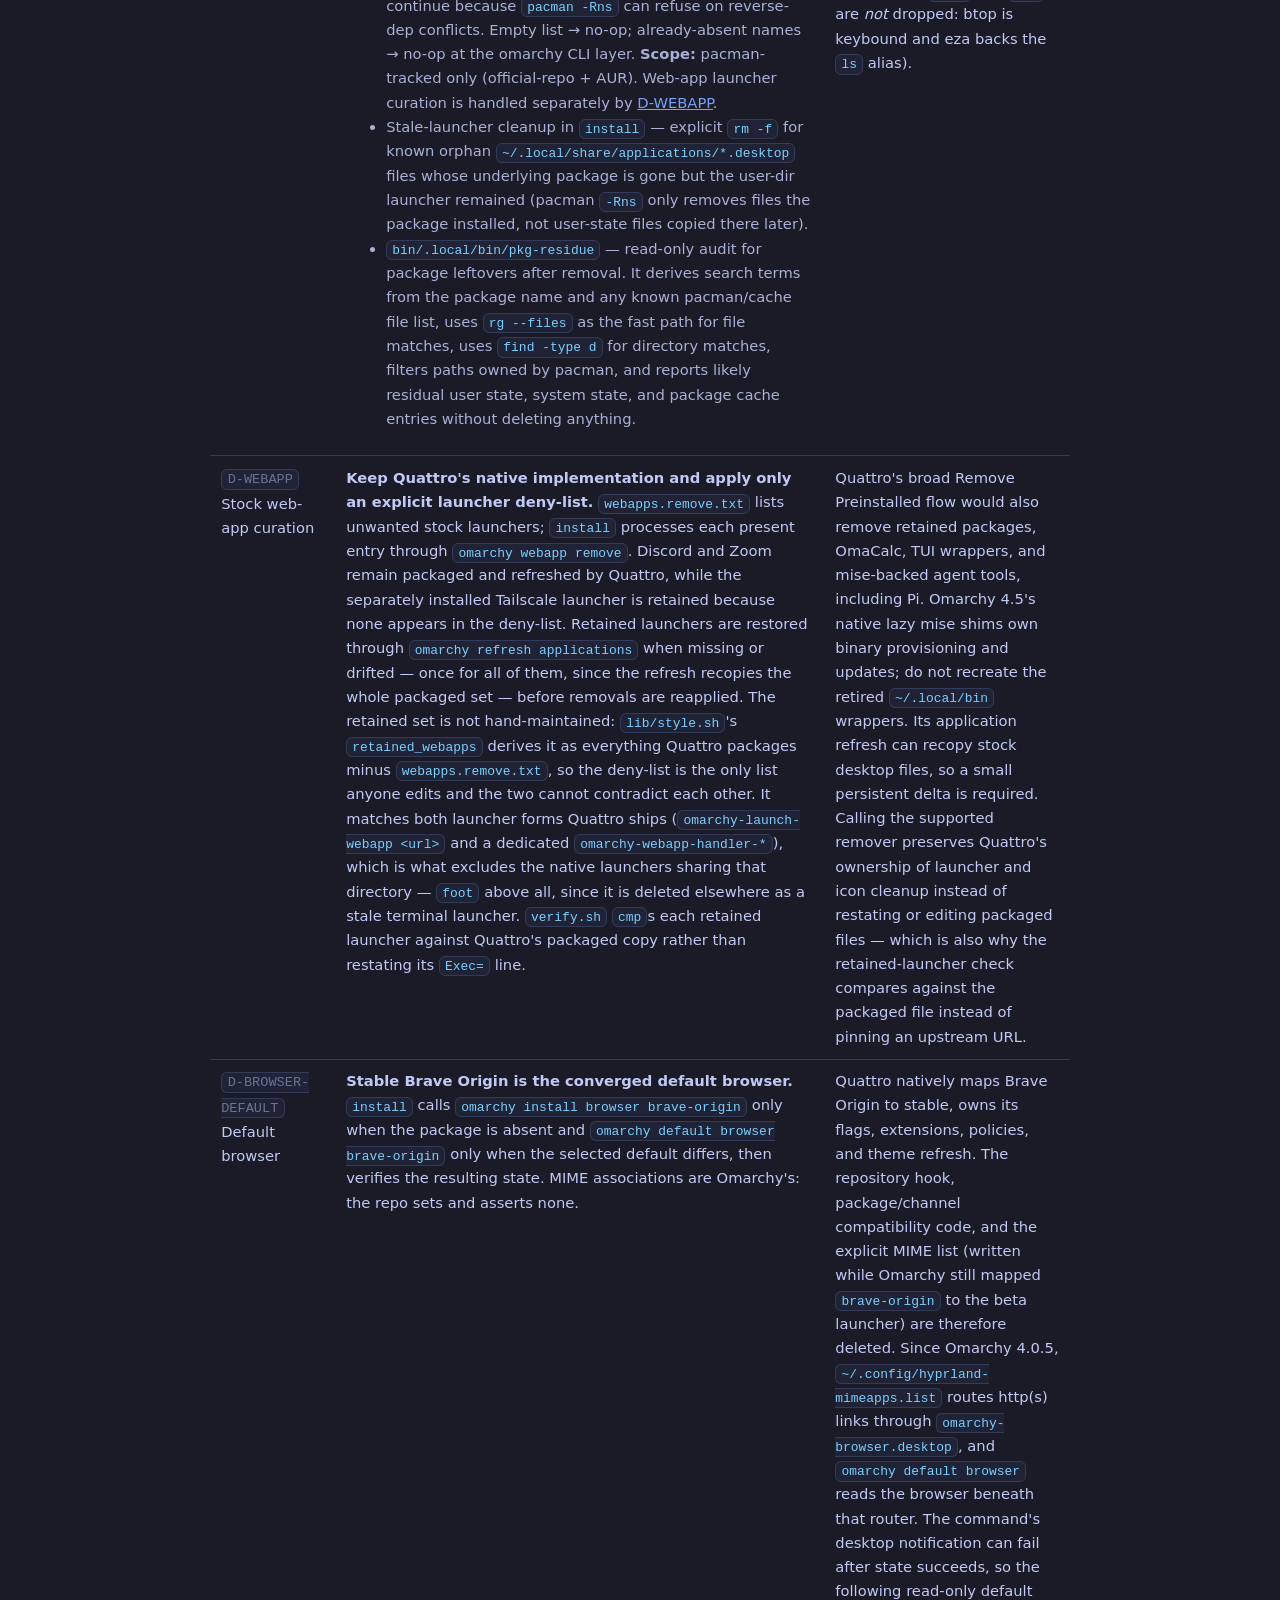
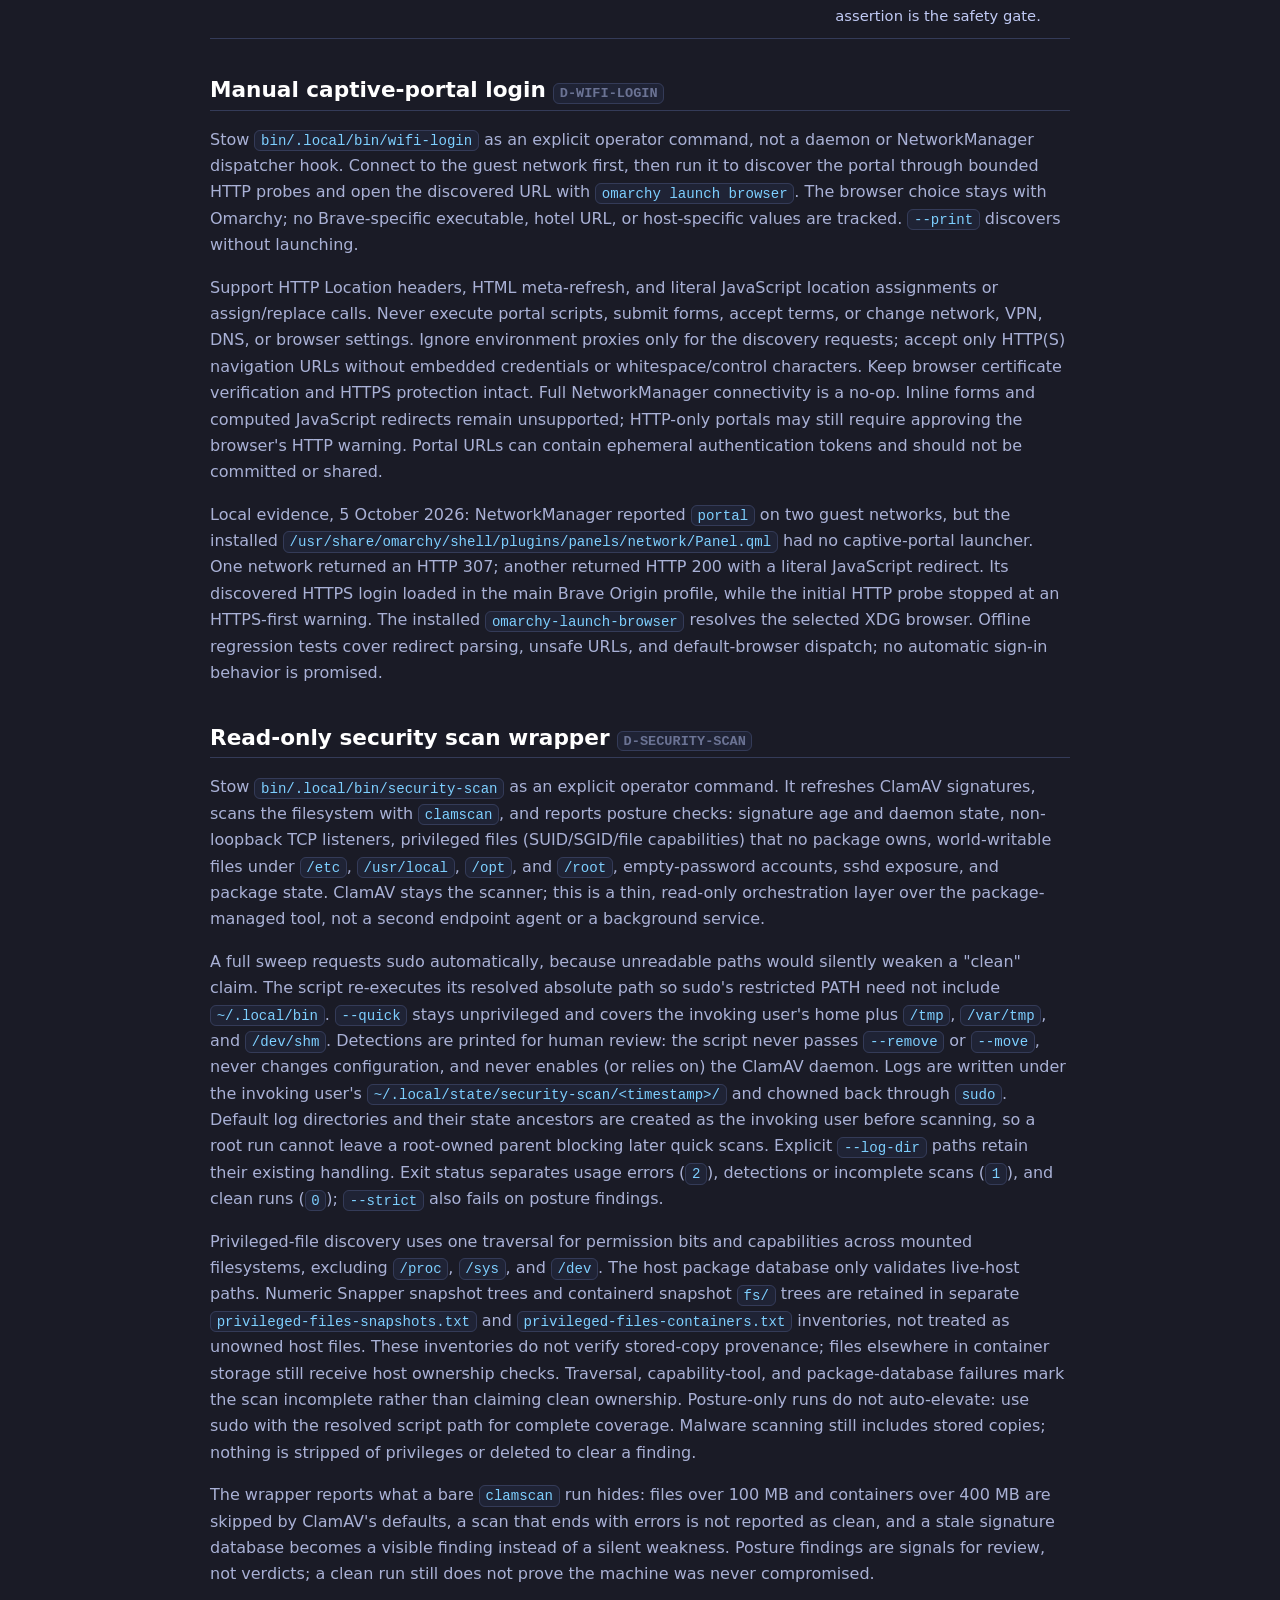
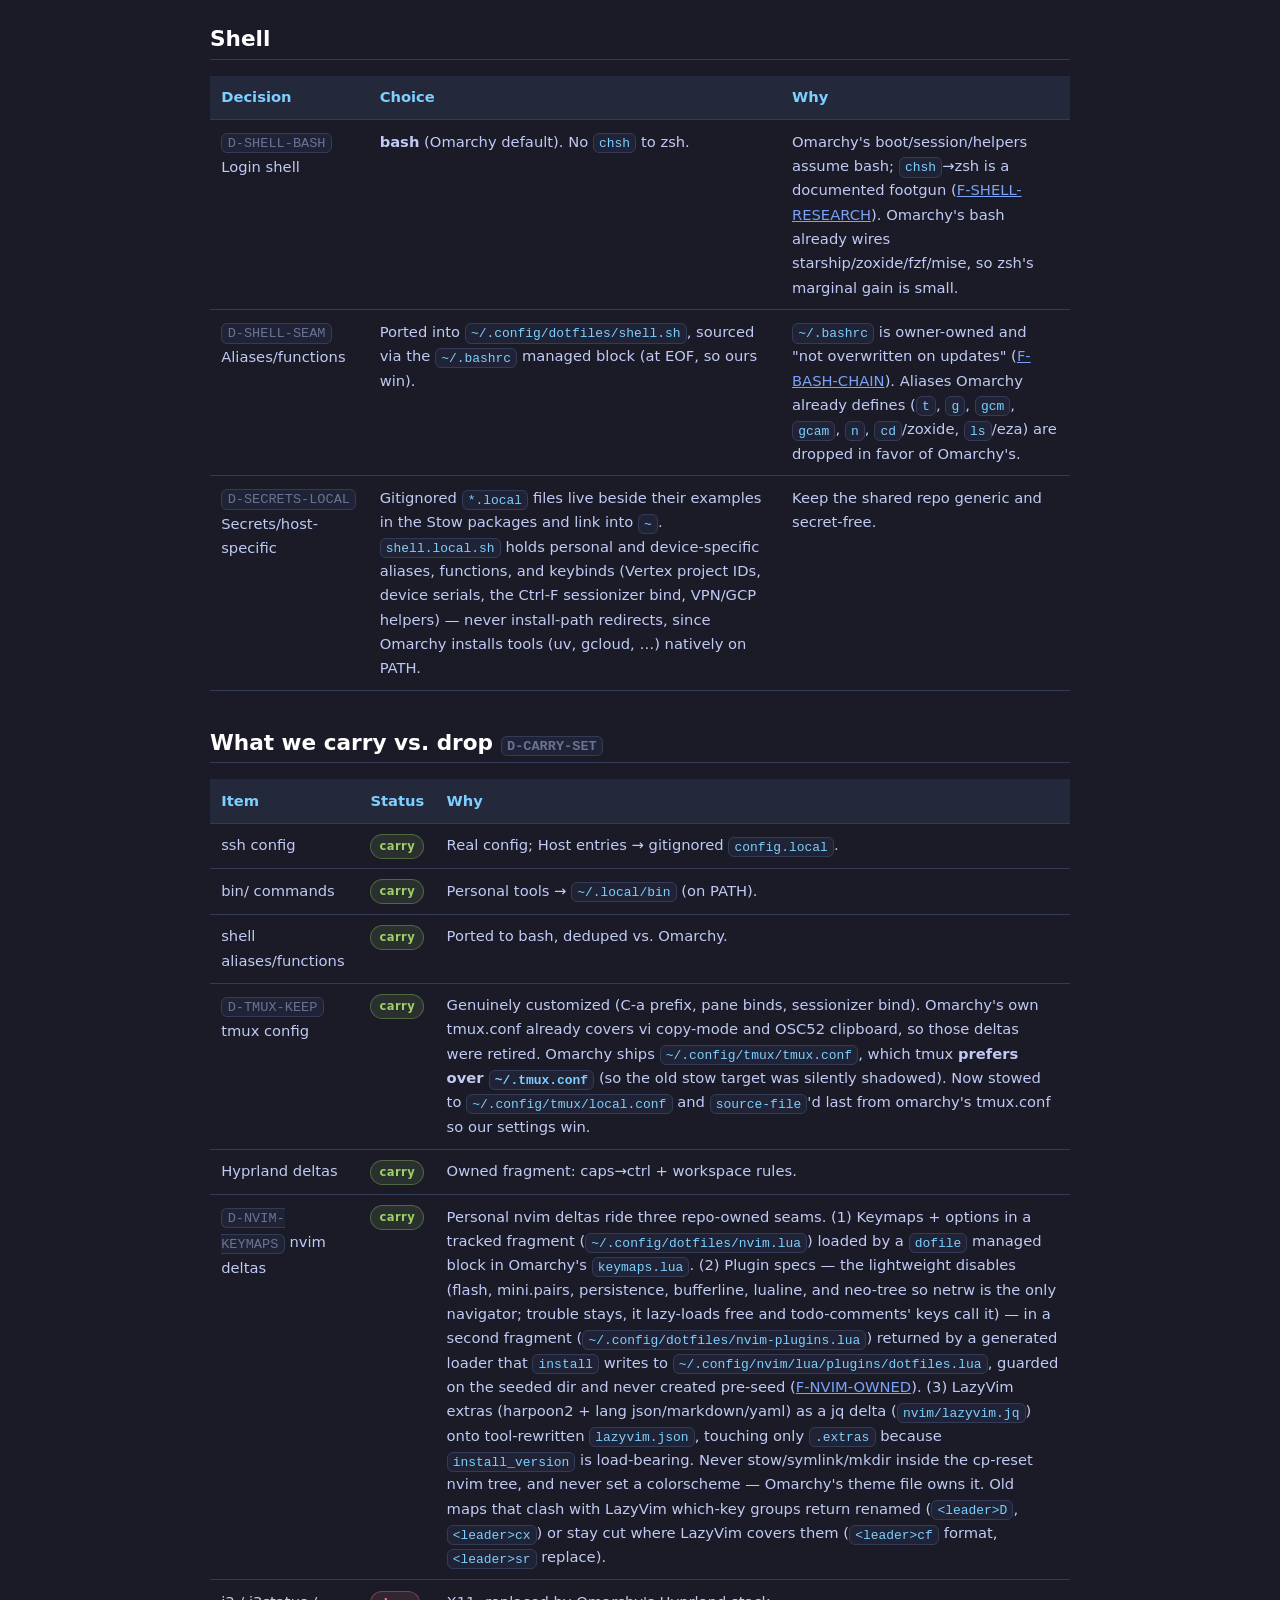
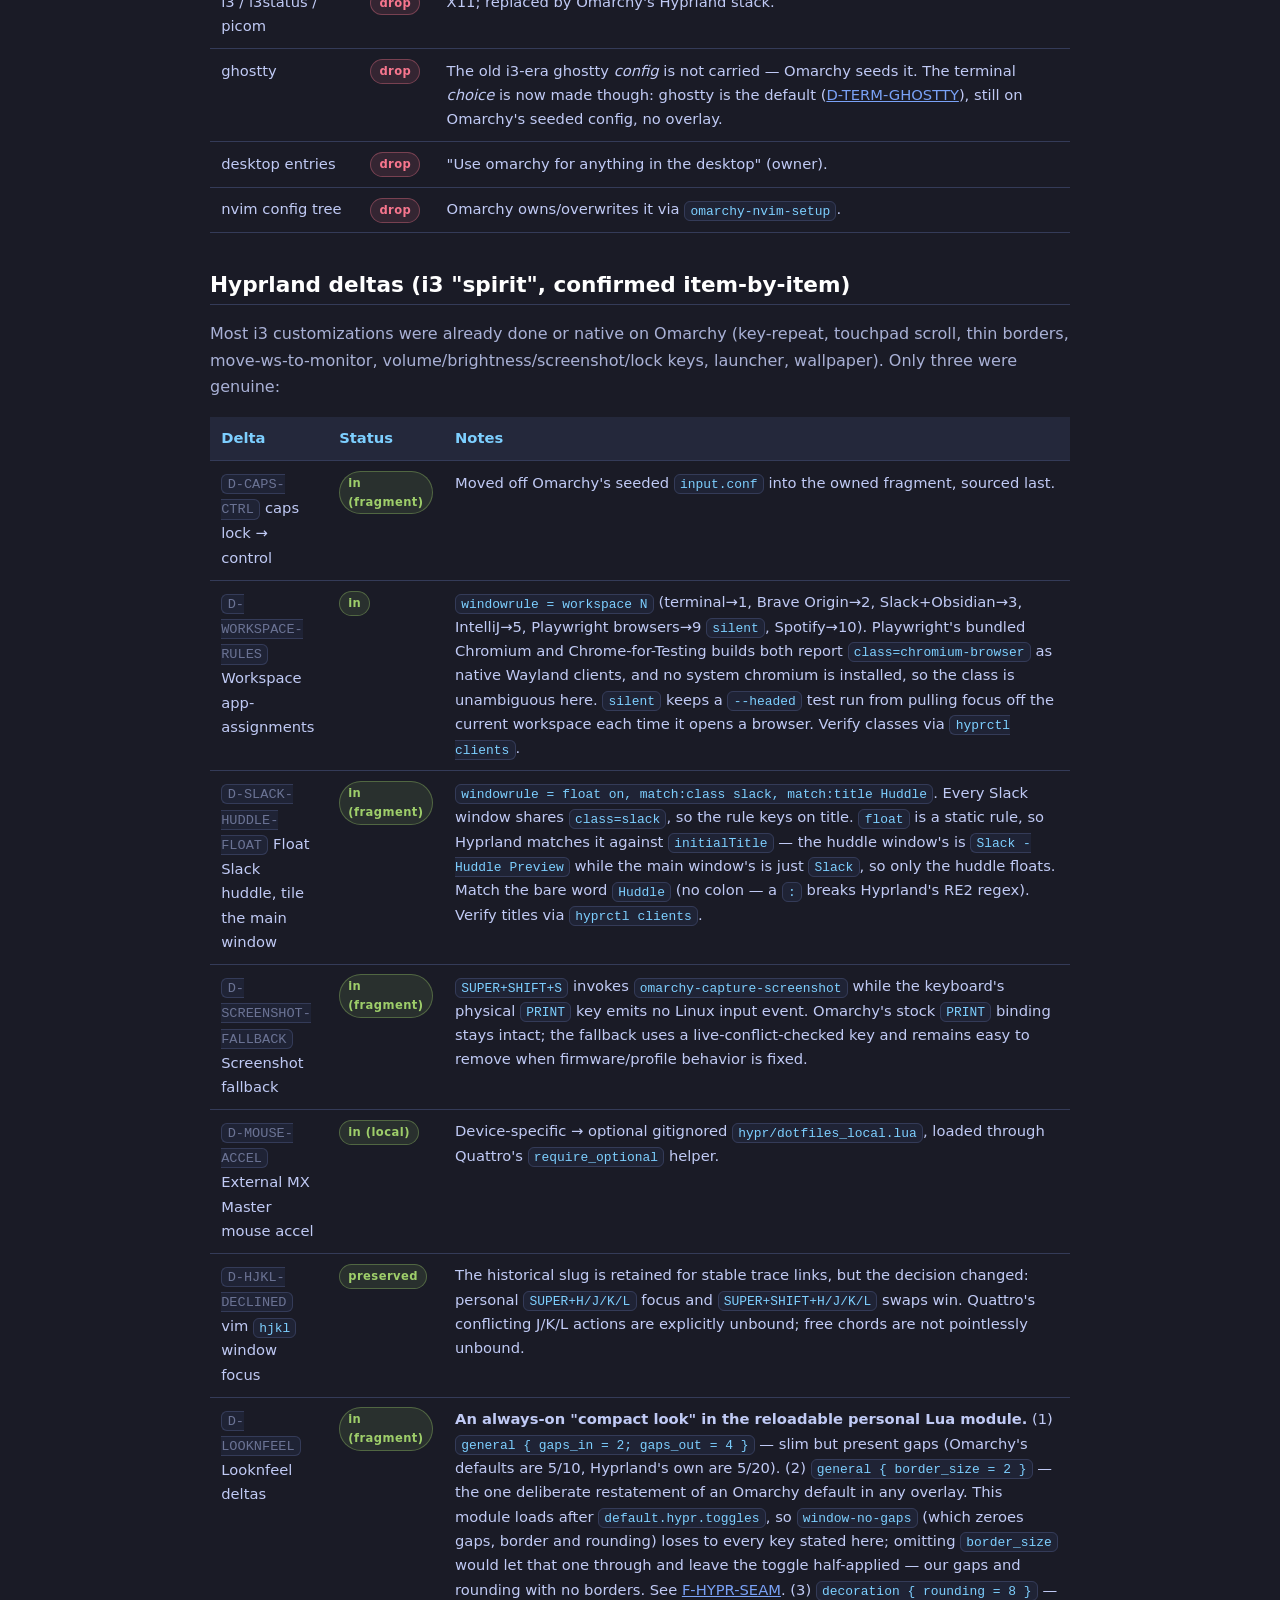
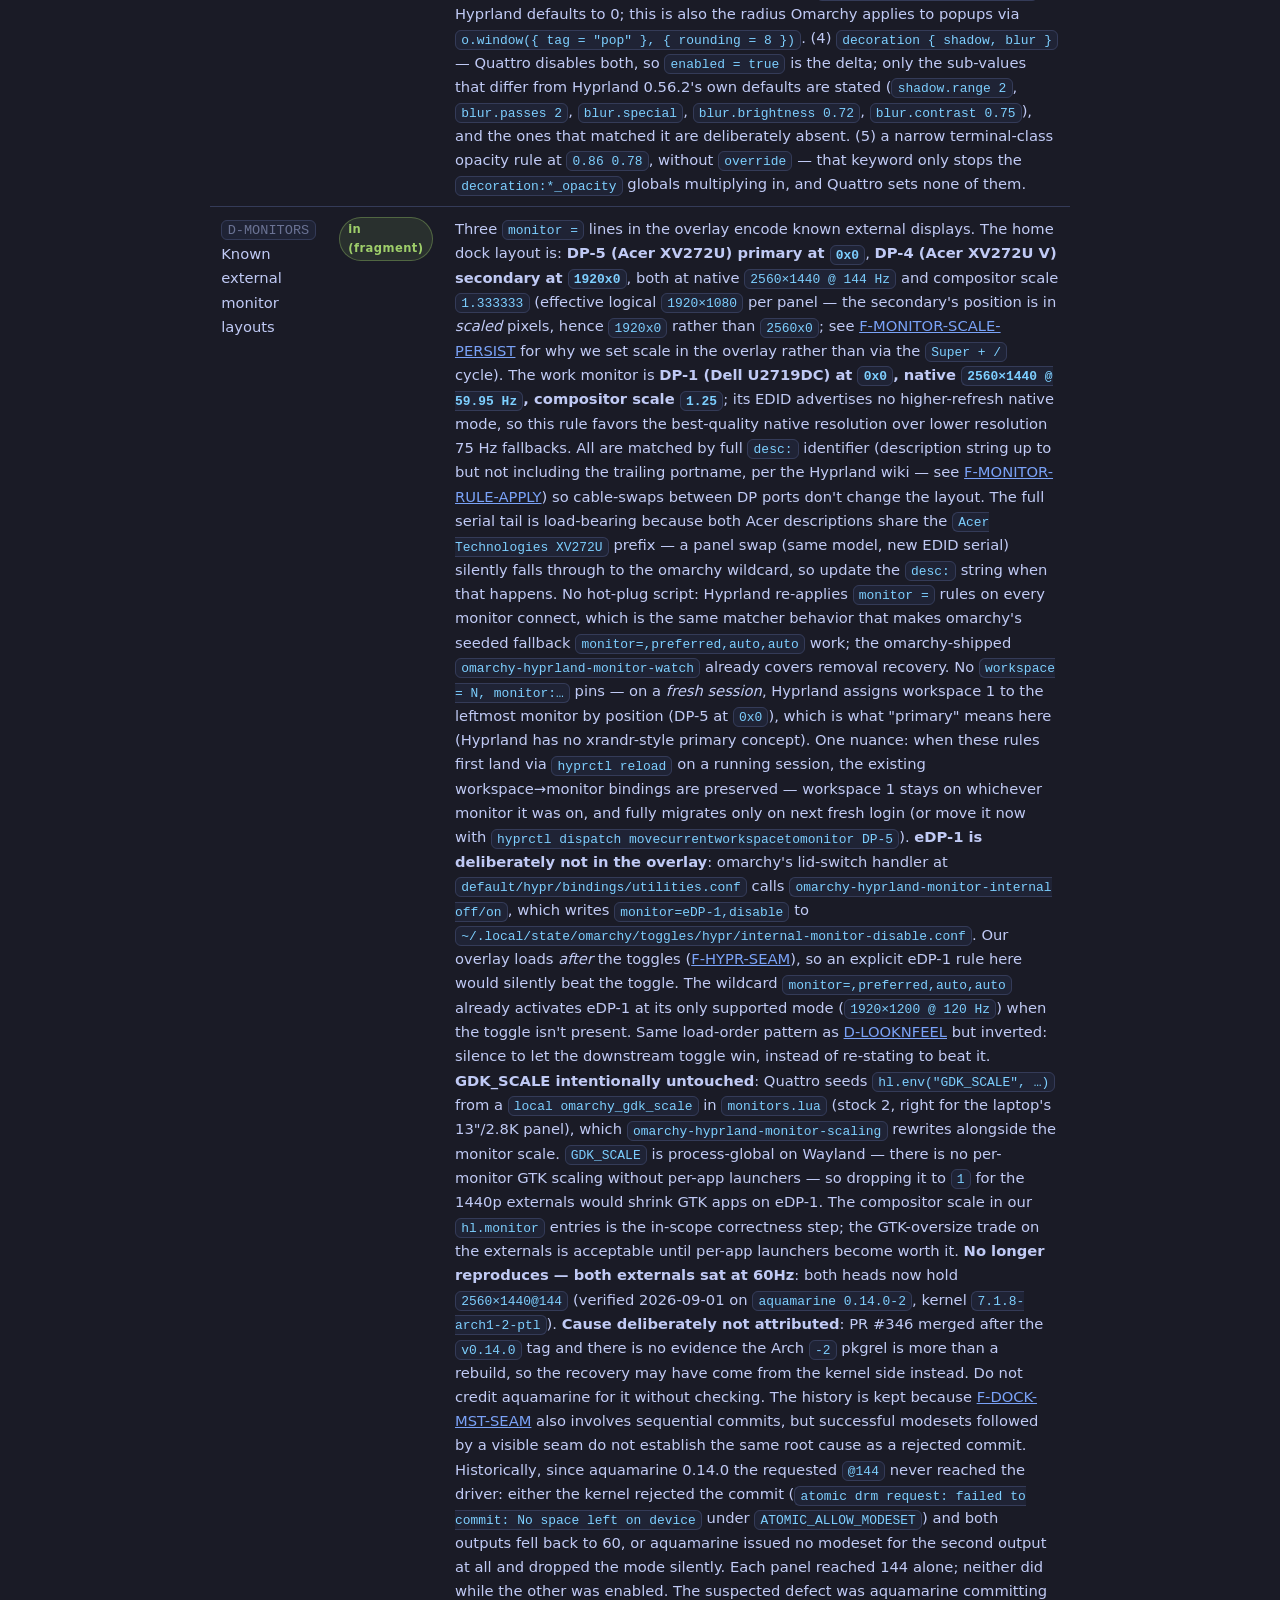
<file: docs/decisions.html>
<!doctype html>
<html lang="en">
  <head>
    <meta charset="utf-8" />
    <meta name="viewport" content="width=device-width, initial-scale=1" />
    <title>Decisions — Omarchy Dotfiles</title>
    <link rel="stylesheet" href="style.css" />
  </head>
  <body>
    <nav class="topnav">
      <a class="brand" href="index.html"
        ><span class="dot"></span> Omarchy Dotfiles</a
      >
      <a class="nav" href="index.html">Home</a>
      <a class="nav" href="architecture.html">Architecture</a>
      <a class="nav" href="decisions.html" aria-current="page">Decisions</a>
      <a class="nav" href="findings.html">Findings</a>
      <a class="nav" href="todos.html">To-Dos</a>
      <a class="nav" href="traceability.html">Trace</a>
      <a class="nav" href="augmentation-approach.html">Design Note</a>
    </nav>

    <div class="container">
      <p class="eyebrow">Decision Log</p>
      <h1>Decisions &amp; rationale</h1>
      <p class="lead">
        Every load-bearing choice, with the reason it was made. Each has a
        stable ID (see <a href="traceability.html">Trace</a>); the
        <code class="meta">D-ID</code> tags below are grep targets.
      </p>

      <h2>Core architecture</h2>
      <table>
        <thead>
          <tr>
            <th>Decision</th>
            <th>Choice</th>
            <th>Why</th>
          </tr>
        </thead>
        <tbody>
          <tr id="D-ENGINE">
            <td><code class="meta">D-ENGINE</code> Convergence engine</td>
            <td>
              <strong>Lightweight shell + Omarchy CLI + stow.</strong> No
              Ansible, no <code>dot-apply/check/update/cleanup</code> engine.
            </td>
            <td>
              Omarchy already does install/seed/migrate/update. A convergence
              framework would re-implement that and accrue code that must
              survive upstream churn.
            </td>
          </tr>
          <tr id="D-SCRIPTS-MINIMAL">
            <td><code class="meta">D-SCRIPTS-MINIMAL</code> Scripts</td>
            <td>
              <strong>One convergence script: <code>install</code>.</strong>
              User commands may be stowed under <code>bin/.local/bin</code>, but
              package updates and cleanup remain explicit operator actions.
            </td>
            <td>
              Owner chose pure-minimal. Updates run via
              <code>make update</code> / <code>omarchy update -y</code>; package
              cleanup uses <code>packages.remove.txt</code> plus read-only
              audits such as <code>pkg-residue</code>, not an automatic cleanup
              engine.
            </td>
          </tr>
          <tr id="D-DELTA-STORAGE">
            <td><code class="meta">D-DELTA-STORAGE</code> Delta storage</td>
            <td>
              <strong
                >Own thin fragments/static assets + single managed integration
                block.</strong
              >
              Put user backgrounds in Omarchy's per-theme user extension point;
              never symlink Omarchy-owned files or theme trees. (Full detail:
              <a href="architecture.html#D-DELTA-STORAGE">Architecture</a>.)
            </td>
            <td>
              Omarchy <code>cp</code>-resets write through symlinks (<a
                href="findings.html#F-REFRESH-WRITETHROUGH"
                >F-REFRESH-WRITETHROUGH</a
              >); owning whole files freezes them and breaks on the coming Lua
              move (<a href="findings.html#F-LUA">F-LUA</a>).
            </td>
          </tr>
        </tbody>
      </table>

      <h2>Repo hygiene &amp; CI</h2>
      <table>
        <thead>
          <tr>
            <th>Decision</th>
            <th>Choice</th>
            <th>Why</th>
          </tr>
        </thead>
        <tbody>
          <tr id="D-CI">
            <td><code class="meta">D-CI</code> Makefile = ops interface</td>
            <td>
              A root <code>Makefile</code> is the
              <strong>single source of truth</strong> for repo operations.
              GitHub Actions (<code>.github/workflows/ci.yml</code>) invokes the
              same targets, so <code>make ci</code> == CI. The workflow pins
              <code>ubuntu-26.04</code> rather than following the moving
              <code>ubuntu-latest</code> label and uses
              <code>actions/checkout@v7</code> (Node 24 action runtime, not Node
              20). OS/action upgrades need a hosted workflow run; a local Ubuntu
              container can test the gate but not the hosted runner or checkout
              action. Targets:
              <ul>
                <li>
                  <code>make ci</code> — gates: <code>shellcheck</code> +
                  <code>shfmt</code> (<code>-i 2 -ci</code>) on the shell set,
                  pinned <code>prettier</code> on docs HTML/JSON, an
                  empty-object smoke-check of every tracked jq delta (so jq
                  syntax errors surface here rather than at
                  <code>./install</code> time), and
                  <code>.github/scripts/check_docs.py</code> for docs integrity,
                  plus automatic discovery of all
                  <code>.github/scripts/test_*.py</code> Python suites in one
                  interpreter, so new tests need no Makefile entry.
                  <code>make fmt</code>
                  auto-fixes.
                </li>
                <li>
                  <code>make update</code> — the frequent, low-risk channel:
                  <code>omarchy update -y</code> (pacman + AUR + omarchy
                  migrations and Omarchy-owned mise tools, including uv), then
                  native mise cleanup and <code>make verify</code>. No separate
                  uv self-update runs against the mise-managed install. Run in a
                  terminal: Omarchy owns orphan review, and 4.0.5 still prompts
                  for it despite <code>-y</code>. No separate repo preflight or
                  package-removal policy. Non-zero Omarchy or cleanup exits are
                  warned, then the wrapper continues through the remaining
                  channel and read-only verification so independent drift is
                  still reported.
                </li>
                <li>
                  <code>make update-firmware</code> — firmware only:
                  <code>omarchy update firmware</code> (fwupd). It is the lone
                  opt-in channel because firmware alone — unlike packages or the
                  self-managed tools folded into <code>make update</code> — has
                  device-specific prompts and reboot/power-cycle outcomes.
                </li>
                <li>
                  Mise cleanup delegates to
                  <code>mise prune --tools --yes</code>, requiring the native
                  live-process protection verified in mise
                  <code>2026.10.13</code>. Config/stub tracking, executable and
                  absolute script-path detection, retargeted runtime-link
                  protection, reporting, and removal belong to mise, not a repo
                  scanner. Preview with
                  <code>mise prune --tools --dry-run</code>.
                  <code>--tools</code> excludes tracked-config housekeeping.
                  This deliberately retires the broader custom checks: working
                  directories, open files, memory maps, and relative script
                  paths alone no longer retain a version. Native detection skips
                  uninspectable processes and is a snapshot, not a launch lock;
                  future starts/imports are not protected. Keep
                  <code>upgrade.auto_prune=false</code> so upgrading and
                  explicit pruning remain separate. The wrapper skips cleanup
                  below <code>2026.10.13</code>, including after an update
                  failure, rather than pruning with an older mise lacking
                  protection.
                </li>
                <li>
                  <code>make verify</code> — read-only live health check
                  (<code>.github/scripts/verify.sh</code>): hyprctl
                  configerrors, the five managed seams (bashrc, Hypr Lua,
                  keymaps, tmux, starship), Quickshell plugin and bar-layout
                  checks, terminal and browser convergence,
                  <a href="decisions.html#D-TERM-GHOSTTY">D-TERM-GHOSTTY</a>),
                  stow links resolve into the repo (including the
                  <code>uwsm/env.d</code> SSH-agent fragment and dangling
                  detection), native mise agent shims, dev-env tools, XDG/SSH
                  state, and live Hypr appearance values (see
                  <a href="decisions.html#D-LOOKNFEEL">D-LOOKNFEEL</a>).
                </li>
                <li>
                  <code>make pkg-residue PACKAGE=&lt;name&gt;</code> — wrapper
                  around the stowed <code>pkg-residue</code> command for
                  read-only package-leftover audits.
                </li>
              </ul>
              Tooling is Omarchy-native and version-pinned.
            </td>
            <td>
              One interface for humans and agents; CI calling the Makefile means
              the two can't drift. The docs checker turns the traceability
              discipline (registry ↔ anchors ↔ <code>[ID]</code> code tokens,
              links, <code>appears_in</code>) into an enforced invariant rather
              than a convention. The Makefile is <em>dev/ops tooling</em>; the
              lone <em>runtime</em> script is still <code>install</code> (<a
                href="decisions.html#D-SCRIPTS-MINIMAL"
                >D-SCRIPTS-MINIMAL</a
              >).
            </td>
          </tr>
          <tr id="D-DEV-ENV">
            <td><code class="meta">D-DEV-ENV</code> dev-env reconcile</td>
            <td>
              <code>uv</code> and <code>go</code> are owned by Omarchy's
              <code>omarchy install dev-env &lt;kind&gt;</code> path, not by
              pacman/AUR or hand-rolled installers. <code>./install</code>'s
              <code>ensure_dev_env_tool</code> helper actively reconciles: if
              pacman owns the tool, <code>omarchy pkg drop</code> it (graceful
              on dep-conflict refusal); if not on PATH, install via
              <code>omarchy install dev-env</code>. No path pinning — omarchy
              lands each tool wherever upstream defaults today (currently mise
              shims for both uv and Go), and <code>command -v</code> finds it.
            </td>
            <td>
              The user's rule:
              <em
                >if a tool is installed in a way the repo doesn't declare, it
                should get replaced</em
              >. Reconciling on <code>./install</code> enforces that for the
              main drift vector (pacman) while staying robust to upstream path
              changes.
              <strong>Latest-at-bootstrap caveat:</strong>
              <code>omarchy install dev-env</code> pulls latest at the time it
              runs (mise <code>@latest</code>), so a fresh bootstrap on
              different days may yield different versions. Omarchy 4.5 declares
              uv and Node in its system mise config with native lazy shims; its
              main updater owns tool and agent upgrades. No uv self-update or
              repo-owned agent wrapper is needed.
            </td>
          </tr>
          <tr id="D-PI-WEB">
            <td>
              <code class="meta">D-PI-WEB</code> Reproducible,
              privacy-preserving Pi extensions
            </td>
            <td>
              Keep Pi on Omarchy's mise launcher; headless hosts retain their
              existing Pi installation. Extend the existing
              <code>.github/scripts/agent_config.py</code> install/verify flow,
              already used by <code>./install</code> and portable
              <code>make agents</code>; no separate Pi command or setup script.
              Merge the settings, web-search and Sol-pi jq deltas under
              <code>agents/harnesses/pi/</code> into mutable JSON. Honor
              <code>PI_CODING_AGENT_DIR</code> for settings/packages and the
              extension's XDG/legacy web-config discovery. Static PDF
              compatibility assets remain stowed at Pi's default root. Validate
              inputs before mutation, preserve unrelated state, and normalize
              owned packages to <code>npm:pi-web-access@0.44.0</code> and
              <code
                >git:github.com/NVlabs/SoL-Pi@219568034fa54ed121ede80961655e33dfb9d0e3</code
              >. Migrate the old npm Sol-pi registration before dropping its
              declaration. Hydrate missing/wrong pins through Pi's CLI. Native
              npm hydration can rewrite Sol-pi's lockfile; source changes still
              fail verification. Refresh vulnerable cached undici 8.x within the
              web extension's supported range (fixed floor 8.12.2), not a
              blanket audit fix. Omarchy provisions Node when missing; portable
              mode requires Pi, Git, jq, and Node &gt;=22.19/npm already on
              PATH. Authentication, sessions, package caches, and Omarchy's
              theme remain local. See
              <a href="findings.html#F-APP-CHANNELS">F-APP-CHANNELS</a>.
            </td>
            <td>
              Default chats use <code>openai/gpt-6.1-sol</code>; search and page
              answers use <code>gpt-6-luna</code> with the existing ChatGPT
              login. OpenAI search falls back only to Exa; Exa is keyless when
              no local Exa credential is configured. Fetch public pages
              directly; automatic hosted readers (including Jina), browser
              cookies, and hosted video analysis are disabled. Search queries
              and explicitly requested page answers still reach their selected
              provider. Images, local PDF extraction, GitHub content, source
              checks, and stored-content retrieval remain enabled. PDFs have a
              20 MB / 100-page bound; scanned PDFs need OCR or visual
              inspection. <br /><br />
              Enable Sol-pi Action Fusion, local ObservationPack and Online
              Context Compact. Disable Evidence-Preserving Reducer: the pinned
              revision delegates diagnostic logs to another model and has no
              separate remote-off flag. Local observation archives persist under
              session storage; native compaction uses Pi's existing model route.
              Trusted project <code>.pi/sol-pi.json</code> replaces, rather than
              merges, the global profile; review overrides before trusting them.
              Restart Pi after configuration changes. <br /><br />
              Pi 1.4.0 validation on durin (x86_64) and valinor (aarch64): type
              checking and 253 upstream runtime tests pass, including real
              AgentSession fusion, observation recall, and native
              compaction/continuation with a deterministic local provider. Three
              package-check assertions reject 1.4.0 solely because upstream
              lists 0.84.2/1.0.4/1.3.0 as tested; public API checks pass with
              that warning. Do not claim a fully passing upstream release gate,
              live-model adoption, or measured savings. Native installed-Pi
              smoke tests additionally verify fused command success/failure,
              plan registration, observation projection and exact recall without
              model traffic. Direct public-PDF fetching and local extraction
              pass on both hosts with the compatibility initializer retained.
              Both deployed runtime dependency trees audit clean; source-test
              dev dependencies have separate advisories and are not deployed.
              <br /><br />
              Retain the PDF initializer: upstream's new explicit
              <code>unpdf/pdfjs</code> import does not itself prove the bundled
              loader issue fixed. It uses unpdf's supported
              <code>definePDFJSModule</code> API without patching packages.
              Read-only verification checks configuration fixed points, package
              versions/commit and security floor without invoking Pi/npm.
              Bootstrap tests cover idempotency, individual package repair,
              config paths, privacy flags, preserved state, malformed inputs,
              legacy migration, offline verification and install/update failure.
            </td>
          </tr>
          <tr id="D-AGENT-SKILLS">
            <td>
              <code class="meta">D-AGENT-SKILLS</code> Central agent
              configuration
            </td>
            <td>
              Own shared user guidance, portable skills, source inventory and
              locked tool recipes in <code>agents/</code>. Keep the repo-root
              guidance distinct from user-wide instructions. Static harness
              scripts/extensions are per-file Stow packages under
              <code>agents/harnesses/</code>; mutable settings retain jq deltas,
              and credentials/state stay local. Shared instructions and skills
              use managed copies. A T3-only instruction section keeps ephemeral
              non-project artifacts under <code>/tmp</code> and favors direct
              work, one coordinator, targeted evidence, actionable updates,
              resource-scoped locks and risk-sized review. It preserves explicit
              requests and safety gates without changing standalone harness
              behavior or moving T3 state/worktrees. Shared instructions own
              whether to delegate or retry, handoffs and verification. Once that
              decision is made, the T3 subagent skill selects runtime/model by
              ambiguity, consequence and verifiability, with stable rules in its
              SKILL.md and replaceable task defaults in
              <code>references/model-routing.md</code>. Keep free-endpoint
              privacy facts separate from quality claims. Keep current model
              choices and candidate/validation status in the reference so model
              replacements do not require rewriting this decision. Model
              recommendations do not trigger or limit retries. Compare actual
              success, latency, total cost and parent rework before promoting
              replacements, and retain rollback evidence. T3 owns live
              capabilities, launch, permissions, isolation and lifecycle; these
              labels do not create native agent types, aliases or a second
              router. Pi and Codex discover the shared skill root natively; the
              local Codex API confirmed duplicate discovery before obsolete
              managed Codex copies were archived. Retain OpenCode compatibility
              copies: v2.1.4's API did not confirm discovery, despite latest
              documentation. Use ownership hashes to reject local edits, unknown
              conflicts and symlinks; never prune unrelated resources. The
              Python environment and executable links remain local, disposable
              state. The primary install/verify flows include this subset;
              standalone Make targets support headless hosts without Omarchy.
              The portable aggregate also converges Pi's package/configuration
              overlay through the existing agent-config step; it requires an
              existing Pi and Node/npm runtime, as documented in D-PI-WEB. No
              separate hidden source repository or background skill
              synchronization. The portable <code>simplify</code> skill mirrors
              Claude Code 2.1.314's native prompt word for word; it only makes
              the subagent tool host-neutral and merges in the native inline
              fallback. Do not deploy that skill to Claude's personal skill
              root: preserve its bundled command and native invocation
              semantics. The other roots receive managed copies. The
              <code>hill-climb</code> skill and its examples/research references
              are preserved unchanged from the user-supplied archive and deploy
              to all three managed roots; it designs eval-driven loops rather
              than starting an autonomous climb during installation.
            </td>
            <td>
              A durable source of truth without checkout-dependent skill links.
              Install preflights conflicts, syncs reviewed commit/dependency
              pins, smoke-tests CLIs in disposable projects, and deploys skills
              one at a time with resumable ownership records. Verification is
              read-only and offline; it checks deployed copies and the recipe
              receipt, not every package byte. <code>sources.toml</code> records
              vendored versus local resources, repositories, commit pins,
              licenses and vendored hashes. Offline checks enforce its agreement
              with the executable recipe/lockfile.
              <code>make check-agent-updates</code>
              performs bounded read-only upstream checks, never downloads or
              applies changes, and distinguishes network failures from updates.
              Edit sources in dotfiles and rerun installation; review pins and
              restore known-good dotfiles revisions for rollback. Local guides
              document tool side effects, missing coverage and
              threshold/exit-code caveats. Optional
              <code>uml-viewer</code> remains outside this install. See
              <a href="../agents/README.md">the operator guide</a>.
            </td>
          </tr>
          <tr id="D-OPENCODE-LSP">
            <td>
              <code class="meta">D-OPENCODE-LSP</code> Global OpenCode LSP
            </td>
            <td>
              Keep Omarchy's seeded
              <code>~/.config/opencode/opencode.json</code>, then use
              <code>agents/harnesses/opencode/settings.jq</code> to assert only
              <code>"lsp": true</code>. This enables every built-in server
              globally while preserving Omarchy defaults and unrelated user
              keys. Do not install a blanket system LSP bundle: OpenCode lazily
              starts matching servers and auto-installs many of them; runtimes
              and project-coupled servers remain with their projects or
              Omarchy's <code>install dev-env</code> path.
            </td>
            <td>
              OpenCode's current behavior is applicability-based, not a quality
              ranking: it starts all enabled servers whose extension,
              root-marker, and executable requirements match an opened file. A
              global setting applies from every launch directory, but cannot
              promise one objectively “best” server in every folder: project
              config may override global config, root discovery is bounded by
              the OpenCode instance/worktree, and missing SDKs or project
              dependencies can prevent a match. See
              <a href="findings.html#F-OPENCODE-LSP">F-OPENCODE-LSP</a>.
            </td>
          </tr>
          <tr id="D-PKG-REMOVE">
            <td>
              <code class="meta">D-PKG-REMOVE</code> Baseline package/app
              curation
            </td>
            <td>
              <strong>Keep stock Quattro, then apply explicit deltas.</strong>
              <code>packages.txt</code> and <code>packages.aur.txt</code> add
              genuine extras; <code>packages.remove.txt</code> is the persistent
              deny-list applied with <code>omarchy pkg drop</code>. The broad
              Remove Preinstalled flow is not used because it also removes
              retained Quattro apps, OmaCalc, and agent tooling.
              <ul>
                <li>
                  <code>packages.txt</code> / <code>packages.aur.txt</code> —
                  additive extras, processed through
                  <code>omarchy pkg add</code> /
                  <code>omarchy pkg aur add</code>. Coding agents and Obsidian
                  are omitted because Quattro owns them. App channel choices
                  follow the Omarchy-native audit in
                  <a href="findings.html#F-APP-CHANNELS">F-APP-CHANNELS</a>:
                  <code>spotify</code> uses Quattro's sync-repo service package,
                  while <code>slack-desktop</code> and
                  <code>claude-desktop</code> use Omarchy's sync-repo packages
                  through <code>packages.txt</code>, not the AUR. T3 Code
                  instead uses <code>omarchy install ai t3-code</code> so its
                  self-updating AppImage also receives the native Omarchy theme
                  setup; app state and provider authentication remain local.
                  Operator CLI utilities use the same official-repository path:
                  <code>nmap</code> comes from Arch <code>extra</code> through
                  <code>packages.txt</code>. Security tooling follows
                  <a href="findings.html#F-MALWARE-SCANNER">F-MALWARE-SCANNER</a
                  >: <code>clamav</code> comes from Arch
                  <code>extra</code> through <code>packages.txt</code>, while
                  signature refreshes and scans remain explicit operator actions
                  with no background daemon enabled.
                </li>
                <li>
                  <code>packages.remove.txt</code> — symmetric subtractive
                  partner to <code>packages.txt</code> /
                  <code>packages.aur.txt</code>, processed via
                  <code>omarchy pkg drop</code> after both add steps so a name
                  in both files resolves to "removed". Wrapped in
                  warn-and-continue because <code>pacman -Rns</code> can refuse
                  on reverse-dep conflicts. Empty list → no-op; already-absent
                  names → no-op at the omarchy CLI layer.
                  <strong>Scope:</strong> pacman-tracked only (official-repo +
                  AUR). Web-app launcher curation is handled separately by
                  <a href="#D-WEBAPP">D-WEBAPP</a>.
                </li>
                <li>
                  Stale-launcher cleanup in <code>install</code> — explicit
                  <code>rm -f</code> for known orphan
                  <code>~/.local/share/applications/*.desktop</code> files whose
                  underlying package is gone but the user-dir launcher remained
                  (pacman <code>-Rns</code> only removes files the package
                  installed, not user-state files copied there later).
                </li>
                <li>
                  <code>bin/.local/bin/pkg-residue</code> — read-only audit for
                  package leftovers after removal. It derives search terms from
                  the package name and any known pacman/cache file list, uses
                  <code>rg --files</code> as the fast path for file matches,
                  uses <code>find -type d</code> for directory matches, filters
                  paths owned by pacman, and reports likely residual user state,
                  system state, and package cache entries without deleting
                  anything.
                </li>
              </ul>
            </td>
            <td>
              A major upgrade can reinstall base packages and mark them
              explicit, so the deny-list is durable desired state rather than a
              one-time cleanup. <code>install</code> seeds a missing mutable
              OpenCode config only to apply the user's LSP delta; Quattro still
              owns the OpenCode binary through its native lazy mise shim.
              <strong>Audit rule:</strong> before adding a name to
              <code>packages.remove.txt</code>, grep
              <code>/usr/share/omarchy/</code> for usage — Omarchy wires some
              "builtins" into keybindings or shell init (e.g.
              <code>zoxide</code> → <code>cd</code> alias, <code>fzf</code> →
              keybindings, <code>btop</code> → <code>SUPER+CTRL+T</code>).
              Removing one of those silently breaks omarchy commands, so clean
              up the matching wiring in our overlay in the same change (e.g. an
              <code>hl.unbind</code> in <code>hypr/dotfiles.lua</code> for a
              keybound tool — which is exactly why <code>btop</code> and
              <code>eza</code> are <em>not</em> dropped: btop is keybound and
              eza backs the <code>ls</code> alias).
            </td>
          </tr>
          <tr id="D-WEBAPP">
            <td><code class="meta">D-WEBAPP</code> Stock web-app curation</td>
            <td>
              <strong
                >Keep Quattro's native implementation and apply only an explicit
                launcher deny-list.</strong
              >
              <code>webapps.remove.txt</code> lists unwanted stock launchers;
              <code>install</code> processes each present entry through
              <code>omarchy webapp remove</code>. Discord and Zoom remain
              packaged and refreshed by Quattro, while the separately installed
              Tailscale launcher is retained because none appears in the
              deny-list. Retained launchers are restored through
              <code>omarchy refresh applications</code> when missing or drifted
              — once for all of them, since the refresh recopies the whole
              packaged set — before removals are reapplied. The retained set is
              not hand-maintained: <code>lib/style.sh</code>'s
              <code>retained_webapps</code> derives it as everything Quattro
              packages minus <code>webapps.remove.txt</code>, so the deny-list
              is the only list anyone edits and the two cannot contradict each
              other. It matches both launcher forms Quattro ships (<code
                >omarchy-launch-webapp &lt;url&gt;</code
              >
              and a dedicated <code>omarchy-webapp-handler-*</code>), which is
              what excludes the native launchers sharing that directory —
              <code>foot</code> above all, since it is deleted elsewhere as a
              stale terminal launcher. <code>verify.sh</code> <code>cmp</code>s
              each retained launcher against Quattro's packaged copy rather than
              restating its <code>Exec=</code> line.
            </td>
            <td>
              Quattro's broad Remove Preinstalled flow would also remove
              retained packages, OmaCalc, TUI wrappers, and mise-backed agent
              tools, including Pi. Omarchy 4.5's native lazy mise shims own
              binary provisioning and updates; do not recreate the retired
              <code>~/.local/bin</code> wrappers. Its application refresh can
              recopy stock desktop files, so a small persistent delta is
              required. Calling the supported remover preserves Quattro's
              ownership of launcher and icon cleanup instead of restating or
              editing packaged files — which is also why the retained-launcher
              check compares against the packaged file instead of pinning an
              upstream URL.
            </td>
          </tr>
          <tr id="D-BROWSER-DEFAULT">
            <td><code class="meta">D-BROWSER-DEFAULT</code> Default browser</td>
            <td>
              <strong
                >Stable Brave Origin is the converged default browser.</strong
              >
              <code>install</code> calls
              <code>omarchy install browser brave-origin</code> only when the
              package is absent and
              <code>omarchy default browser brave-origin</code> only when the
              selected default differs, then verifies the resulting state. MIME
              associations are Omarchy's: the repo sets and asserts none.
            </td>
            <td>
              Quattro natively maps Brave Origin to stable, owns its flags,
              extensions, policies, and theme refresh. The repository hook,
              package/channel compatibility code, and the explicit MIME list
              (written while Omarchy still mapped <code>brave-origin</code> to
              the beta launcher) are therefore deleted. Since Omarchy 4.0.5,
              <code>~/.config/hyprland-mimeapps.list</code> routes http(s) links
              through <code>omarchy-browser.desktop</code>, and
              <code>omarchy default browser</code> reads the browser beneath
              that router. The command's desktop notification can fail after
              state succeeds, so the following read-only default assertion is
              the safety gate.
            </td>
          </tr>
        </tbody>
      </table>

      <h2 id="D-WIFI-LOGIN">
        Manual captive-portal login <code class="meta">D-WIFI-LOGIN</code>
      </h2>
      <p>
        Stow <code>bin/.local/bin/wifi-login</code> as an explicit operator
        command, not a daemon or NetworkManager dispatcher hook. Connect to the
        guest network first, then run it to discover the portal through bounded
        HTTP probes and open the discovered URL with
        <code>omarchy launch browser</code>. The browser choice stays with
        Omarchy; no Brave-specific executable, hotel URL, or host-specific
        values are tracked. <code>--print</code> discovers without launching.
      </p>
      <p>
        Support HTTP Location headers, HTML meta-refresh, and literal JavaScript
        location assignments or assign/replace calls. Never execute portal
        scripts, submit forms, accept terms, or change network, VPN, DNS, or
        browser settings. Ignore environment proxies only for the discovery
        requests; accept only HTTP(S) navigation URLs without embedded
        credentials or whitespace/control characters. Keep browser certificate
        verification and HTTPS protection intact. Full NetworkManager
        connectivity is a no-op. Inline forms and computed JavaScript redirects
        remain unsupported; HTTP-only portals may still require approving the
        browser's HTTP warning. Portal URLs can contain ephemeral authentication
        tokens and should not be committed or shared.
      </p>
      <p>
        Local evidence, 5 October 2026: NetworkManager reported
        <code>portal</code> on two guest networks, but the installed
        <code>/usr/share/omarchy/shell/plugins/panels/network/Panel.qml</code>
        had no captive-portal launcher. One network returned an HTTP 307;
        another returned HTTP 200 with a literal JavaScript redirect. Its
        discovered HTTPS login loaded in the main Brave Origin profile, while
        the initial HTTP probe stopped at an HTTPS-first warning. The installed
        <code>omarchy-launch-browser</code> resolves the selected XDG browser.
        Offline regression tests cover redirect parsing, unsafe URLs, and
        default-browser dispatch; no automatic sign-in behavior is promised.
      </p>

      <h2 id="D-SECURITY-SCAN">
        Read-only security scan wrapper
        <code class="meta">D-SECURITY-SCAN</code>
      </h2>
      <p>
        Stow <code>bin/.local/bin/security-scan</code> as an explicit operator
        command. It refreshes ClamAV signatures, scans the filesystem with
        <code>clamscan</code>, and reports posture checks: signature age and
        daemon state, non-loopback TCP listeners, privileged files
        (SUID/SGID/file capabilities) that no package owns, world-writable files
        under <code>/etc</code>, <code>/usr/local</code>, <code>/opt</code>, and
        <code>/root</code>, empty-password accounts, sshd exposure, and package
        state. ClamAV stays the scanner; this is a thin, read-only orchestration
        layer over the package-managed tool, not a second endpoint agent or a
        background service.
      </p>
      <p>
        A full sweep requests sudo automatically, because unreadable paths would
        silently weaken a "clean" claim. The script re-executes its resolved
        absolute path so sudo's restricted PATH need not include
        <code>~/.local/bin</code>. <code>--quick</code> stays unprivileged and
        covers the invoking user's home plus <code>/tmp</code>,
        <code>/var/tmp</code>, and <code>/dev/shm</code>. Detections are printed
        for human review: the script never passes <code>--remove</code> or
        <code>--move</code>, never changes configuration, and never enables (or
        relies on) the ClamAV daemon. Logs are written under the invoking user's
        <code>~/.local/state/security-scan/&lt;timestamp&gt;/</code> and chowned
        back through <code>sudo</code>. Default log directories and their state
        ancestors are created as the invoking user before scanning, so a root
        run cannot leave a root-owned parent blocking later quick scans.
        Explicit <code>--log-dir</code> paths retain their existing handling.
        Exit status separates usage errors (<code>2</code>), detections or
        incomplete scans (<code>1</code>), and clean runs (<code>0</code>);
        <code>--strict</code> also fails on posture findings.
      </p>
      <p>
        Privileged-file discovery uses one traversal for permission bits and
        capabilities across mounted filesystems, excluding <code>/proc</code>,
        <code>/sys</code>, and <code>/dev</code>. The host package database only
        validates live-host paths. Numeric Snapper snapshot trees and containerd
        snapshot <code>fs/</code> trees are retained in separate
        <code>privileged-files-snapshots.txt</code> and
        <code>privileged-files-containers.txt</code> inventories, not treated as
        unowned host files. These inventories do not verify stored-copy
        provenance; files elsewhere in container storage still receive host
        ownership checks. Traversal, capability-tool, and package-database
        failures mark the scan incomplete rather than claiming clean ownership.
        Posture-only runs do not auto-elevate: use sudo with the resolved script
        path for complete coverage. Malware scanning still includes stored
        copies; nothing is stripped of privileges or deleted to clear a finding.
      </p>
      <p>
        The wrapper reports what a bare <code>clamscan</code> run hides: files
        over 100 MB and containers over 400 MB are skipped by ClamAV's defaults,
        a scan that ends with errors is not reported as clean, and a stale
        signature database becomes a visible finding instead of a silent
        weakness. Posture findings are signals for review, not verdicts; a clean
        run still does not prove the machine was never compromised.
      </p>

      <h2>Shell</h2>
      <table>
        <thead>
          <tr>
            <th>Decision</th>
            <th>Choice</th>
            <th>Why</th>
          </tr>
        </thead>
        <tbody>
          <tr id="D-SHELL-BASH">
            <td><code class="meta">D-SHELL-BASH</code> Login shell</td>
            <td>
              <strong>bash</strong> (Omarchy default). No <code>chsh</code> to
              zsh.
            </td>
            <td>
              Omarchy's boot/session/helpers assume bash; <code>chsh</code>→zsh
              is a documented footgun (<a href="findings.html#F-SHELL-RESEARCH"
                >F-SHELL-RESEARCH</a
              >). Omarchy's bash already wires starship/zoxide/fzf/mise, so
              zsh's marginal gain is small.
            </td>
          </tr>
          <tr id="D-SHELL-SEAM">
            <td><code class="meta">D-SHELL-SEAM</code> Aliases/functions</td>
            <td>
              Ported into <code>~/.config/dotfiles/shell.sh</code>, sourced via
              the <code>~/.bashrc</code> managed block (at EOF, so ours win).
            </td>
            <td>
              <code>~/.bashrc</code> is owner-owned and "not overwritten on
              updates" (<a href="findings.html#F-BASH-CHAIN">F-BASH-CHAIN</a>).
              Aliases Omarchy already defines (<code>t</code>, <code>g</code>,
              <code>gcm</code>, <code>gcam</code>, <code>n</code>,
              <code>cd</code>/zoxide, <code>ls</code>/eza) are dropped in favor
              of Omarchy's.
            </td>
          </tr>
          <tr id="D-SECRETS-LOCAL">
            <td>
              <code class="meta">D-SECRETS-LOCAL</code> Secrets/host-specific
            </td>
            <td>
              Gitignored <code>*.local</code> files live beside their examples
              in the Stow packages and link into <code>~</code>.
              <code>shell.local.sh</code> holds personal and device-specific
              aliases, functions, and keybinds (Vertex project IDs, device
              serials, the Ctrl-F sessionizer bind, VPN/GCP helpers) — never
              install-path redirects, since Omarchy installs tools (uv, gcloud,
              …) natively on PATH.
            </td>
            <td>Keep the shared repo generic and secret-free.</td>
          </tr>
        </tbody>
      </table>

      <h2 id="D-CARRY-SET">
        What we carry vs. drop <code class="meta">D-CARRY-SET</code>
      </h2>
      <table>
        <thead>
          <tr>
            <th>Item</th>
            <th>Status</th>
            <th>Why</th>
          </tr>
        </thead>
        <tbody>
          <tr>
            <td>ssh config</td>
            <td><span class="badge badge-done">carry</span></td>
            <td>
              Real config; Host entries → gitignored <code>config.local</code>.
            </td>
          </tr>
          <tr>
            <td>bin/ commands</td>
            <td><span class="badge badge-done">carry</span></td>
            <td>Personal tools → <code>~/.local/bin</code> (on PATH).</td>
          </tr>
          <tr>
            <td>shell aliases/functions</td>
            <td><span class="badge badge-done">carry</span></td>
            <td>Ported to bash, deduped vs. Omarchy.</td>
          </tr>
          <tr id="D-TMUX-KEEP">
            <td><code class="meta">D-TMUX-KEEP</code> tmux config</td>
            <td><span class="badge badge-done">carry</span></td>
            <td>
              Genuinely customized (C-a prefix, pane binds, sessionizer bind).
              Omarchy's own tmux.conf already covers vi copy-mode and OSC52
              clipboard, so those deltas were retired. Omarchy ships
              <code>~/.config/tmux/tmux.conf</code>, which tmux
              <strong>prefers over <code>~/.tmux.conf</code></strong> (so the
              old stow target was silently shadowed). Now stowed to
              <code>~/.config/tmux/local.conf</code> and
              <code>source-file</code>'d last from omarchy's tmux.conf so our
              settings win.
            </td>
          </tr>
          <tr>
            <td>Hyprland deltas</td>
            <td><span class="badge badge-done">carry</span></td>
            <td>Owned fragment: caps→ctrl + workspace rules.</td>
          </tr>
          <tr id="D-NVIM-KEYMAPS">
            <td><code class="meta">D-NVIM-KEYMAPS</code> nvim deltas</td>
            <td><span class="badge badge-done">carry</span></td>
            <td>
              Personal nvim deltas ride three repo-owned seams. (1) Keymaps +
              options in a tracked fragment
              (<code>~/.config/dotfiles/nvim.lua</code>) loaded by a
              <code>dofile</code> managed block in Omarchy's
              <code>keymaps.lua</code>. (2) Plugin specs — the lightweight
              disables (flash, mini.pairs, persistence, bufferline, lualine, and
              neo-tree so netrw is the only navigator; trouble stays, it
              lazy-loads free and todo-comments' keys call it) — in a second
              fragment (<code>~/.config/dotfiles/nvim-plugins.lua</code>)
              returned by a generated loader that <code>install</code> writes to
              <code>~/.config/nvim/lua/plugins/dotfiles.lua</code>, guarded on
              the seeded dir and never created pre-seed (<a
                href="findings.html#F-NVIM-OWNED"
                >F-NVIM-OWNED</a
              >). (3) LazyVim extras (harpoon2 + lang json/markdown/yaml) as a
              jq delta (<code>nvim/lazyvim.jq</code>) onto tool-rewritten
              <code>lazyvim.json</code>, touching only
              <code>.extras</code> because <code>install_version</code> is
              load-bearing. Never stow/symlink/mkdir inside the cp-reset nvim
              tree, and never set a colorscheme — Omarchy's theme file owns it.
              Old maps that clash with LazyVim which-key groups return renamed
              (<code>&lt;leader&gt;D</code>, <code>&lt;leader&gt;cx</code>) or
              stay cut where LazyVim covers them (<code>&lt;leader&gt;cf</code>
              format, <code>&lt;leader&gt;sr</code> replace).
            </td>
          </tr>
          <tr>
            <td>i3 / i3status / picom</td>
            <td><span class="badge badge-drop">drop</span></td>
            <td>X11; replaced by Omarchy's Hyprland stack.</td>
          </tr>
          <tr>
            <td>ghostty</td>
            <td><span class="badge badge-drop">drop</span></td>
            <td>
              The old i3-era ghostty <em>config</em> is not carried — Omarchy
              seeds it. The terminal <em>choice</em> is now made though: ghostty
              is the default (<a href="decisions.html#D-TERM-GHOSTTY"
                >D-TERM-GHOSTTY</a
              >), still on Omarchy's seeded config, no overlay.
            </td>
          </tr>
          <tr>
            <td>desktop entries</td>
            <td><span class="badge badge-drop">drop</span></td>
            <td>"Use omarchy for anything in the desktop" (owner).</td>
          </tr>
          <tr>
            <td>nvim config tree</td>
            <td><span class="badge badge-drop">drop</span></td>
            <td>
              Omarchy owns/overwrites it via <code>omarchy-nvim-setup</code>.
            </td>
          </tr>
        </tbody>
      </table>

      <h2>Hyprland deltas (i3 "spirit", confirmed item-by-item)</h2>
      <p>
        Most i3 customizations were already done or native on Omarchy
        (key-repeat, touchpad scroll, thin borders, move-ws-to-monitor,
        volume/brightness/screenshot/lock keys, launcher, wallpaper). Only three
        were genuine:
      </p>
      <table>
        <thead>
          <tr>
            <th>Delta</th>
            <th>Status</th>
            <th>Notes</th>
          </tr>
        </thead>
        <tbody>
          <tr id="D-CAPS-CTRL">
            <td><code class="meta">D-CAPS-CTRL</code> caps lock → control</td>
            <td><span class="badge badge-done">in (fragment)</span></td>
            <td>
              Moved off Omarchy's seeded <code>input.conf</code> into the owned
              fragment, sourced last.
            </td>
          </tr>
          <tr id="D-WORKSPACE-RULES">
            <td>
              <code class="meta">D-WORKSPACE-RULES</code> Workspace
              app-assignments
            </td>
            <td><span class="badge badge-done">in</span></td>
            <td>
              <code>windowrule = workspace N</code> (terminal→1, Brave Origin→2,
              Slack+Obsidian→3, IntelliJ→5, Playwright browsers→9
              <code>silent</code>, Spotify→10). Playwright's bundled Chromium
              and Chrome-for-Testing builds both report
              <code>class=chromium-browser</code> as native Wayland clients, and
              no system chromium is installed, so the class is unambiguous here.
              <code>silent</code> keeps a <code>--headed</code> test run from
              pulling focus off the current workspace each time it opens a
              browser. Verify classes via <code>hyprctl clients</code>.
            </td>
          </tr>
          <tr id="D-SLACK-HUDDLE-FLOAT">
            <td>
              <code class="meta">D-SLACK-HUDDLE-FLOAT</code> Float Slack huddle,
              tile the main window
            </td>
            <td><span class="badge badge-done">in (fragment)</span></td>
            <td>
              <code
                >windowrule = float on, match:class slack, match:title
                Huddle</code
              >. Every Slack window shares <code>class=slack</code>, so the rule
              keys on title. <code>float</code> is a static rule, so Hyprland
              matches it against <code>initialTitle</code> — the huddle window's
              is <code>Slack - Huddle Preview</code> while the main window's is
              just <code>Slack</code>, so only the huddle floats. Match the bare
              word <code>Huddle</code> (no colon — a <code>:</code> breaks
              Hyprland's RE2 regex). Verify titles via
              <code>hyprctl clients</code>.
            </td>
          </tr>
          <tr id="D-SCREENSHOT-FALLBACK">
            <td>
              <code class="meta">D-SCREENSHOT-FALLBACK</code> Screenshot
              fallback
            </td>
            <td><span class="badge badge-done">in (fragment)</span></td>
            <td>
              <code>SUPER+SHIFT+S</code> invokes
              <code>omarchy-capture-screenshot</code> while the keyboard's
              physical <code>PRINT</code> key emits no Linux input event.
              Omarchy's stock <code>PRINT</code> binding stays intact; the
              fallback uses a live-conflict-checked key and remains easy to
              remove when firmware/profile behavior is fixed.
            </td>
          </tr>
          <tr id="D-MOUSE-ACCEL">
            <td>
              <code class="meta">D-MOUSE-ACCEL</code> External MX Master mouse
              accel
            </td>
            <td><span class="badge badge-done">in (local)</span></td>
            <td>
              Device-specific → optional gitignored
              <code>hypr/dotfiles_local.lua</code>, loaded through Quattro's
              <code>require_optional</code> helper.
            </td>
          </tr>
          <tr id="D-HJKL-DECLINED">
            <td>
              <code class="meta">D-HJKL-DECLINED</code> vim
              <code>hjkl</code> window focus
            </td>
            <td><span class="badge badge-done">preserved</span></td>
            <td>
              The historical slug is retained for stable trace links, but the
              decision changed: personal <code>SUPER+H/J/K/L</code> focus and
              <code>SUPER+SHIFT+H/J/K/L</code> swaps win. Quattro's conflicting
              J/K/L actions are explicitly unbound; free chords are not
              pointlessly unbound.
            </td>
          </tr>
          <tr id="D-LOOKNFEEL">
            <td><code class="meta">D-LOOKNFEEL</code> Looknfeel deltas</td>
            <td><span class="badge badge-done">in (fragment)</span></td>
            <td>
              <strong
                >An always-on "compact look" in the reloadable personal Lua
                module.</strong
              >
              (1) <code>general { gaps_in = 2; gaps_out = 4 }</code> — slim but
              present gaps (Omarchy's defaults are 5/10, Hyprland's own are
              5/20). (2) <code>general { border_size = 2 }</code> — the one
              deliberate restatement of an Omarchy default in any overlay. This
              module loads after <code>default.hypr.toggles</code>, so
              <code>window-no-gaps</code> (which zeroes gaps, border and
              rounding) loses to every key stated here; omitting
              <code>border_size</code> would let that one through and leave the
              toggle half-applied — our gaps and rounding with no borders. See
              <a href="findings.html#F-HYPR-SEAM">F-HYPR-SEAM</a>. (3)
              <code>decoration { rounding = 8 }</code> — Hyprland defaults to 0;
              this is also the radius Omarchy applies to popups via
              <code>o.window({ tag = "pop" }, { rounding = 8 })</code>. (4)
              <code>decoration { shadow, blur }</code> — Quattro disables both,
              so <code>enabled = true</code> is the delta; only the sub-values
              that differ from Hyprland 0.56.2's own defaults are stated (<code
                >shadow.range 2</code
              >, <code>blur.passes 2</code>, <code>blur.special</code>,
              <code>blur.brightness 0.72</code>,
              <code>blur.contrast 0.75</code>), and the ones that matched it are
              deliberately absent. (5) a narrow terminal-class opacity rule at
              <code>0.86 0.78</code>, without <code>override</code> — that
              keyword only stops the <code>decoration:*_opacity</code> globals
              multiplying in, and Quattro sets none of them.
            </td>
          </tr>
          <tr id="D-MONITORS">
            <td>
              <code class="meta">D-MONITORS</code> Known external monitor
              layouts
            </td>
            <td><span class="badge badge-done">in (fragment)</span></td>
            <td>
              Three <code>monitor =</code> lines in the overlay encode known
              external displays. The home dock layout is:
              <strong>DP-5 (Acer XV272U) primary at <code>0x0</code></strong
              >,
              <strong
                >DP-4 (Acer XV272U V) secondary at <code>1920x0</code></strong
              >, both at native <code>2560×1440 @ 144 Hz</code> and compositor
              scale <code>1.333333</code> (effective logical
              <code>1920×1080</code> per panel — the secondary's position is in
              <em>scaled</em> pixels, hence <code>1920x0</code> rather than
              <code>2560x0</code>; see
              <a href="findings.html#F-MONITOR-SCALE-PERSIST"
                >F-MONITOR-SCALE-PERSIST</a
              >
              for why we set scale in the overlay rather than via the
              <code>Super + /</code> cycle). The work monitor is
              <strong
                >DP-1 (Dell U2719DC) at <code>0x0</code>, native
                <code>2560×1440 @ 59.95 Hz</code>, compositor scale
                <code>1.25</code></strong
              >; its EDID advertises no higher-refresh native mode, so this rule
              favors the best-quality native resolution over lower resolution 75
              Hz fallbacks. All are matched by full
              <code>desc:</code> identifier (description string up to but not
              including the trailing portname, per the Hyprland wiki — see
              <a href="findings.html#F-MONITOR-RULE-APPLY"
                >F-MONITOR-RULE-APPLY</a
              >) so cable-swaps between DP ports don't change the layout. The
              full serial tail is load-bearing because both Acer descriptions
              share the <code>Acer Technologies XV272U</code> prefix — a panel
              swap (same model, new EDID serial) silently falls through to the
              omarchy wildcard, so update the <code>desc:</code> string when
              that happens. No hot-plug script: Hyprland re-applies
              <code>monitor =</code> rules on every monitor connect, which is
              the same matcher behavior that makes omarchy's seeded fallback
              <code>monitor=,preferred,auto,auto</code> work; the
              omarchy-shipped <code>omarchy-hyprland-monitor-watch</code>
              already covers removal recovery. No
              <code>workspace = N, monitor:…</code> pins — on a
              <em>fresh session</em>, Hyprland assigns workspace 1 to the
              leftmost monitor by position (DP-5 at <code>0x0</code>), which is
              what "primary" means here (Hyprland has no xrandr-style primary
              concept). One nuance: when these rules first land via
              <code>hyprctl reload</code> on a running session, the existing
              workspace→monitor bindings are preserved — workspace 1 stays on
              whichever monitor it was on, and fully migrates only on next fresh
              login (or move it now with
              <code>hyprctl dispatch movecurrentworkspacetomonitor DP-5</code>).
              <strong>eDP-1 is deliberately not in the overlay</strong>:
              omarchy's lid-switch handler at
              <code>default/hypr/bindings/utilities.conf</code> calls
              <code>omarchy-hyprland-monitor-internal off/on</code>, which
              writes <code>monitor=eDP-1,disable</code> to
              <code
                >~/.local/state/omarchy/toggles/hypr/internal-monitor-disable.conf</code
              >. Our overlay loads <em>after</em> the toggles (<a
                href="findings.html#F-HYPR-SEAM"
                >F-HYPR-SEAM</a
              >), so an explicit eDP-1 rule here would silently beat the toggle.
              The wildcard <code>monitor=,preferred,auto,auto</code> already
              activates eDP-1 at its only supported mode (<code
                >1920×1200 @ 120 Hz</code
              >) when the toggle isn't present. Same load-order pattern as
              <a href="decisions.html#D-LOOKNFEEL">D-LOOKNFEEL</a> but inverted:
              silence to let the downstream toggle win, instead of re-stating to
              beat it. <strong>GDK_SCALE intentionally untouched</strong>:
              Quattro seeds <code>hl.env("GDK_SCALE", …)</code> from a
              <code>local omarchy_gdk_scale</code> in
              <code>monitors.lua</code> (stock 2, right for the laptop's
              13"/2.8K panel), which
              <code>omarchy-hyprland-monitor-scaling</code> rewrites alongside
              the monitor scale. <code>GDK_SCALE</code> is process-global on
              Wayland — there is no per-monitor GTK scaling without per-app
              launchers — so dropping it to <code>1</code> for the 1440p
              externals would shrink GTK apps on eDP-1. The compositor scale in
              our <code>hl.monitor</code> entries is the in-scope correctness
              step; the GTK-oversize trade on the externals is acceptable until
              per-app launchers become worth it.
              <strong>No longer reproduces — both externals sat at 60Hz</strong
              >: both heads now hold <code>2560×1440@144</code> (verified
              2026-09-01 on <code>aquamarine 0.14.0-2</code>, kernel
              <code>7.1.8-arch1-2-ptl</code>).
              <strong>Cause deliberately not attributed</strong>: PR #346 merged
              after the <code>v0.14.0</code> tag and there is no evidence the
              Arch <code>-2</code> pkgrel is more than a rebuild, so the
              recovery may have come from the kernel side instead. Do not credit
              aquamarine for it without checking. The history is kept because
              <a href="findings.html#F-DOCK-MST-SEAM">F-DOCK-MST-SEAM</a> also
              involves sequential commits, but successful modesets followed by a
              visible seam do not establish the same root cause as a rejected
              commit. Historically, since aquamarine 0.14.0 the requested
              <code>@144</code> never reached the driver: either the kernel
              rejected the commit (<code
                >atomic drm request: failed to commit: No space left on
                device</code
              >
              under <code>ATOMIC_ALLOW_MODESET</code>) and both outputs fell
              back to 60, or aquamarine issued no modeset for the second output
              at all and dropped the mode silently. Each panel reached 144
              alone; neither did while the other was enabled. The suspected
              defect was aquamarine committing connectors one at a time and
              giving up on the first rejection: drivers that allocate display
              bandwidth globally refuse a modeset touching one connector while
              the others stay pinned, even though the same end state commits
              fine when every head is modeset together.
              <a href="https://github.com/hyprwm/aquamarine/pull/346"
                >aquamarine PR #346</a
              >
              fixes exactly this by retrying with all heads restated, and was
              merged two days after the v0.14.0 tag — so v0.14.0 is the one
              release with the bug and without the fix.
              <strong
                >The config deliberately keeps <code>@144</code> on both</strong
              >: it states the intent, and recovery needed no config change. The
              upstream diagnosis was not confirmed on Panther Lake /
              <code>xe</code>; the cited upstream reproductions concern i915 or
              NVIDIA. If 60Hz recurs, collect fresh evidence rather than
              assuming the same cause or appending it to
              <a href="https://github.com/hyprwm/aquamarine/issues/352"
                >aquamarine #352</a
              >, which concerns a different pipe-allocation bug. During the
              original investigation, <code>xe.enable_sagv=0</code> changed
              nothing, each link trained at 144 alone, and
              <code>scale = 1</code> behaved identically. The Lua migration (<a
                href="findings.html#F-LUA"
                >F-LUA</a
              >) has since landed: these rules are
              <code>hl.monitor({…})</code> calls, with the same intended modes.
            </td>
          </tr>
          <tr id="D-KINESIS-REMAP">
            <td>
              <code class="meta">D-KINESIS-REMAP</code> Kinesis Adv360 SmartSet
              thumb remap
            </td>
            <td><span class="badge badge-done">done</span></td>
            <td>
              Profile-1 thumb cluster reworked for Omarchy's SUPER-centric
              binds:
              <code>SUPER</code> on both bottom thumb keys
              (<code>[end]&gt;[lwin]</code>, <code>[pgdn]&gt;[rwin]</code>) for
              either-hand chording; <code>Alt</code> moved to the freed
              inner-right key (<code>[rwin]&gt;[ralt]</code>);
              <code>Home</code>→<code>Tab</code> (<code>[home]&gt;[tab]</code>)
              so <code>SUPER/ALT+Tab</code> are thumb gestures; and
              <code>Calc</code>→F14 (<code>[pgup]&gt;[f14]</code>) bound by
              keycode (<code>code:192</code>, since F13+ keysyms map unreliably
              through xkb) to the clipboard manager. <code>Caps</code> left
              as-is; Delete stays on the <code>fn</code> layer. Layout backed up
              at <code>kinesis/layout1.txt</code>.
            </td>
          </tr>
        </tbody>
      </table>

      <h2 id="D-GLOBAL-WORKSPACES">Global workspace adapter</h2>
      <p>
        <code>D-GLOBAL-WORKSPACES</code>: use one stateless, user-owned module
        at <code>hypr/.config/default/hypr/monitor-workspaces.lua</code> to
        shadow Omarchy's monitor-workspace manager through bootstrap's normal
        module search order. Its four compatibility methods return native focus,
        window-move and workspace-move dispatchers. Numbered bindings now mean
        global IDs, not monitor-local slots. There are no event subscriptions,
        saved blocks, renumbering, preload hooks or copied upstream files. Keep
        current tiling bindings and unrelated Omarchy improvements intact;
        next/previous and scrolling retain stock monitor-local semantics. Native
        Hyprland, not this overlay, handles disconnected monitors.
      </p>
      <p>
        The stock bar is unchanged. Its block-of-ten interpretation is only
        compatible while its displayed block is zero: an ID above 10, including
        one created for another monitor, can display a slot whose click focuses
        the wrong global ID. Clearing old block state does not fix that case.
        The adapter accepts arbitrary IDs but the complete desktop solution is
        not accepted until real bar and hotplug tests pass. Do not silently move
        occupied workspaces into 1–10 to hide this limitation.
      </p>
      <h3>Activation and rollback</h3>
      <ol>
        <li>
          Save work and record client/workspace IDs before logout. Log out of
          Hyprland fully; from a separate TTY, confirm its old compositor and
          shell have exited. A reload is not a clean transition: old manager
          callbacks can survive. The installer refuses first deployment when its
          environment identifies a live Hyprland session; do not bypass that
          guard by unsetting the variable in the desktop.
        </li>
        <li>
          After logout, back up and move aside
          <code>~/.local/state/omarchy/monitor-workspaces</code> and
          <code>~/.local/state/omarchy/monitor-workspaces-merged</code>, if
          present, into a new dated directory under
          <code>~/.local/state/dotfiles/</code>. Keep the earlier
          <code>workspace-rollback-20261105-170918/</code> recovery archive
          untouched. Do not retire state while the old manager can rewrite it.
        </li>
        <li>
          From the repository, run
          <code>stow -R -t "$HOME" --no-folding hypr</code> to deploy only the
          already-tested Hypr overlay, without installing packages or running
          the full installer. Inspect any conflicting target before replacing
          it. Normal future <code>./install</code> also deploys this module and
          backs up conflicting files. Start a fresh graphical login, then run
          <code>hyprctl configerrors</code> and <code>make verify</code>.
        </li>
        <li>
          To roll back, log out again, remove only the adapter symlink after
          confirming it resolves into this repository, restore the two saved
          state files and any pre-existing shadow module, and start a fresh
          login. Omarchy then loads its packaged manager. A future Stow/install
          will redeploy the adapter unless this repo change is also reverted.
        </li>
      </ol>
      <h3>Acceptance gates</h3>
      <p>
        <code>.github/scripts/test_global_workspaces.py</code> checks global
        arguments, follow behavior, directional dispatchers, lack of state or
        load-time dispatch, the first-deployment guard and isolated Stow. With
        installed Omarchy and Hyprland, it also runs the actual keybindings-menu
        Lua scanner and validates all 38 workspace-binding replay expressions
        using <code>Hyprland --verify-config</code> in a private temporary
        home/runtime. These construct dispatchers without executing them.
        Missing Lua or installed desktop integration tools cause the
        corresponding tests to skip; CI is not live desktop proof.
      </p>
      <ul>
        <li>
          Check actual SUPER+1…0, window moves with and without follow,
          next/previous, scrolling, and directional monitor moves.
        </li>
        <li>
          Click the bar on every monitor and replay workspace actions from the
          keybindings menu. Verify the focused global ID, not just the label.
          Exercise an ID above 10 if one exists; a mismatch blocks acceptance.
        </li>
        <li>
          With disposable windows, test close-all's return to workspace 1. Never
          run close-all against unsaved work merely to test the adapter.
        </li>
        <li>
          Unplug/replug the actual dock/monitor and compare occupied IDs,
          windows and app assignments. Do not renumber occupied IDs. Check
          config errors and test a logged-out rollback before declaring success.
        </li>
      </ul>

      <h2>Quickshell deltas</h2>
      <p>
        The overlay uses the stock monitor-aware workspaces widget, placed with
        Omarchy's own <code>omarchy bar</code> CLI. Both
        <code>shell.toml</code> and <code>shell.json</code> stay mutable and
        user-owned; the repo writes nothing into <code>shell.toml</code>, so bar
        colors follow the active theme.
      </p>
      <table>
        <thead>
          <tr>
            <th>Decision</th>
            <th>Choice</th>
            <th>Why</th>
          </tr>
        </thead>
        <tbody>
          <tr id="D-QUICKSHELL-DELTAS">
            <td>
              <code class="meta">D-QUICKSHELL-DELTAS</code> Quickshell overlay
              shape
            </td>
            <td>
              Use stock <code>omarchy.workspaces</code>; retire the
              <code>pashbyl.workspaces</code> clone and only remove its known
              repo-owned symlinks, preserving independently edited files. Keep
              <code>shell.toml</code> mutable and set nothing in it: pinning
              <code>bar.active</code> would override every theme's red with
              Quickshell's own <code>#a55555</code> fallback. Keep
              <code>shell.json</code>
              mutable and converge module IDs and ordering with Quattro's own
              <code>omarchy bar</code> / <code>omarchy plugin</code> CLI, which
              sources the same
              <code>omarchy-shell-config</code> normalize/commit helpers a
              hand-written jq filter used to reimplement.
              <code>plugin disable pashbyl.workspaces</code> retires the clone
              from the layout;
              <code
                >bar move omarchy.workspaces --section left --after
                omarchy.menu</code
              >
              converges stock placement, including widgets already placed in
              another section.
            </td>
            <td>
              Quattro documents plugins as the supported widget seam, and its
              own <code>omarchy bar</code> CLI already owns layout convergence,
              so the repo drives that rather than reimplementing it. In Omarchy
              4.5 stock workspaces follow each monitor's block of ten; the old
              clone hardcoded IDs 1–10 and would hide other monitors'
              workspaces. Following stock avoids maintaining copied QML, but the
              global adapter above leaves a known bar mismatch for IDs above 10;
              keeping the stock widget is not acceptance evidence. Quickshell
              atomically replaces <code>shell.toml</code> when settings change,
              which is why it stays unstowed and unwritten.
            </td>
          </tr>
        </tbody>
      </table>

      <h2>Wireless display</h2>
      <p>
        Omarchy ships no wireless casting, so mirroring to the Samsung TV goes
        through a reviewed marketplace plugin and the AirPlay backend it drives.
        Wired mirroring stays on Omarchy's own
        <code>omarchy-hyprland-monitor-internal-mirror</code>.
      </p>
      <table>
        <thead>
          <tr>
            <th>Decision</th>
            <th>Choice</th>
            <th>Why</th>
          </tr>
        </thead>
        <tbody>
          <tr id="D-WIRELESS-DISPLAY">
            <td>
              <code class="meta">D-WIRELESS-DISPLAY</code> Wireless display
              plugin
            </td>
            <td>
              <code>install</code> runs
              <code>omarchy plugin add … --enable --yes</code> for
              <code>omarchy-wireless-display</code> once, only while the shell
              is running, and then leaves its enable state, placement, and
              updates to the user and <code>omarchy plugin update</code>. The
              AirPlay backend is the plugin author's
              <code>doubletake-alchemy-bin</code> fork in
              <code>packages.aur.txt</code>. The Miracast backend
              <code>waycast</code> is deliberately absent. No firewall rule is
              pre-opened.
            </td>
            <td>
              <p>
                Of the marketplace casting plugins (reviewed 2026-10-25), this
                is the only one tested by its author on a Samsung Tizen TV. It
                passes <code>omarchy-plugin-validate</code>, uses no shell API
                missing from Quattro, and never rewrites monitor rules, so the
                <code>D-MONITORS</code> layouts stay authoritative.
                <code>omarchy-projector-cast</code> was rejected because it
                forces <code>hl.monitor</code> modes and
                <code>position = "0x0"</code> by output name, and calls a
                <code>Style.radius()</code> that this shell lacks.
                <code>hardie.omarchy-cast</code> was rejected for root scripts
                that stop and start <code>systemd-networkd</code>.
              </p>
              <p>
                A plugin is unsandboxed code in the shell process, and
                <code>plugin add</code> clones the default branch unpinned.
                Stowing a vendored copy would hide upstream changes, while the
                Omarchy checkout keeps <code>plugin update</code>'s diff review
                before each fast-forward.
              </p>
              <p>
                Security review, 2026-10-25, at <code>f4aa3fc</code>: Codex
                (read-only) found no hidden behaviour, privilege use, downloads,
                listeners, or telemetry. Receiver names from the LAN reach no
                shell or script text, and are rendered as plain text. The PIN
                travels on stdin and is not persisted by the plugin. Its
                hardening findings need preconditions this machine lacks:
                numeric <code>OMARCHY_WIRELESS_DISPLAY_*</code> settings are
                evaluated as Bash arithmetic, which needs control of the shell's
                environment (already user-level code execution); and there is a
                shared <code>/tmp</code> fallback, used only when
                <code>XDG_RUNTIME_DIR</code> is unset, on a single-user machine.
                PID files are trusted without identity checks, log caps do not
                bound <code>awk</code> memory, and some backend calls lack an
                overall deadline; these are reliability issues. The
                <code>doubletake-alchemy-bin</code> release was built by GitHub
                Actions from tagged commit <code>a6e4a48</code>, matching the
                package's recorded revision and checksum but not attested. It
                installs user-level binaries only. The doubletake daemon source
                was not audited. Re-review any update diff before accepting it.
              </p>
              <p>
                AirPlay runs over the existing network and needs no root
                component. As of <code>f4aa3fc</code> the plugin passes
                <code>-mode</code> to <code>doubletake-ctl connect</code> even
                when mirroring, and upstream <code>doubletake-bin</code> 0.5.0
                rejects that flag (observed 2026-10-25 against a Samsung Q70AA),
                so the fork is required. That is a plugin bug: it already reads
                the daemon's <code>per_session_mode</code> capability and could
                omit the flag. Once fixed upstream, <code>doubletake-bin</code>
                would do, and the fork's remaining advantage is its PTP-to-NTP
                timing fallback for Samsung receivers; it is otherwise 44
                commits behind. Swapping packages needs one interactive
                <code>yay -S</code>, because <code>--noconfirm</code> declines
                the package conflict. <code>waycast</code> (Miracast) needs a
                root D-Bus helper, a passwordless polkit rule for the active
                session, an edit to <code>/etc/ufw/before.rules</code>, and a
                boot-enabled service. It was 6 weeks old with a single author
                when reviewed. Add it (built from source, not <code>-bin</code>)
                only if the TV lacks AirPlay.
              </p>
              <p>
                Omarchy's ufw denies inbound traffic by default, and the plugin
                passes doubletake no port range. Receivers that start NTP timing
                or request audio retransmits need inbound UDP. If picture or
                sound stalls, allow a fixed <code>-port-range</code> from the
                TV's address only, as doubletake's README describes, instead of
                opening the LAN.
              </p>
            </td>
          </tr>
        </tbody>
      </table>

      <h2>Terminal (Ghostty default)</h2>
      <table>
        <thead>
          <tr>
            <th>Decision</th>
            <th>Choice</th>
            <th>Why</th>
          </tr>
        </thead>
        <tbody>
          <tr id="D-TERM-GHOSTTY">
            <td>
              <code class="meta">D-TERM-GHOSTTY</code> Ghostty is the default
              terminal; Alacritty removed
            </td>
            <td>
              <strong
                ><code>install</code> installs Ghostty only when its package is
                absent, selects it with <code>omarchy default terminal</code>
                only when the default differs, and adds
                <code>alacritty</code> and <code>foot</code> to
                <code>packages.remove.txt</code>.</strong
              >
              The omarchy CLI is the whole mechanism: it installs the package,
              seeds <code>~/.config/ghostty</code> when missing, and rewrites
              <code>~/.config/xdg-terminals.list</code> — whose first entry is
              the sole definition of the default terminal (Super+Return goes
              through <code>xdg-terminal-exec</code>). The install step runs
              <strong>before</strong> the package drop so the list never points
              at an already-removed terminal. Separate package and default
              guards make re-runs idempotent while still repairing either half
              of the state independently. The commands' notification tails are
              fail-open; a following read-only default assertion is the safety
              gate. After the package drop, install also removes Omarchy
              migration <code>1763558828</code>'s user-owned
              <code>~/.local/share/applications/Alacritty.desktop</code> when it
              exists. Quattro's application refresh also copies
              <code>foot.desktop</code> independently of the package, so install
              removes that user-level launcher too. Both live in
              <code>lib/style.sh: STALE_TERMINAL_LAUNCHERS</code> as
              <code>package:launcher</code> pairs, so
              <code>install</code> removes and <code>verify.sh</code> asserts
              under the same package-absent guard — a launcher is legitimate
              while its terminal is still installed. Pacman does not own or
              remove these user files. No terminal config is carried — Omarchy
              seeds ghostty, and ghostty's default right-click is a context menu
              (not paste), so the former Alacritty right-click no-op overlay was
              retired rather than ported.
            </td>
            <td>
              <strong
                >Letting the omarchy CLI own the desktop-entry id and the list
                is the delta-only, omarchy-native path</strong
              >
              (<a href="architecture.html#D-DELTA-STORAGE">D-DELTA-STORAGE</a>);
              hand-writing <code>xdg-terminals.list</code> would pin an
              omarchy-owned detail (<code>com.mitchellh.ghostty.desktop</code>).
              Removal uses the existing
              <a href="decisions.html#D-PKG-REMOVE">D-PKG-REMOVE</a> mechanism
              because leaving an explicitly-unwanted package installed isn't
              "respecting defaults". The pre-removal audit confirmed Alacritty
              is safe to drop: <code>Required By: None</code>,
              <code>omarchy-launch-screensaver</code> dispatches on the actual
              default terminal (it has a ghostty branch), and every other
              omarchy script naming <code>alacritty.toml</code> is guarded by an
              <code>[[ -f ]]</code> test so it no-ops when the file is gone. The
              one durability caveat: a manual package-reinstall recovery flow
              (never <code>omarchy update</code>) reinstalls base packages
              including alternate terminals; package and stale-launcher cleanup
              are idempotent, so re-running <code>./install</code> re-drops
              both. <code>make verify</code> checks the default, packages, and
              user launchers so this residue cannot pass unnoticed again.
            </td>
          </tr>
        </tbody>
      </table>

      <h2>Prompt (Starship) deltas</h2>
      <table>
        <thead>
          <tr>
            <th>Decision</th>
            <th>Choice</th>
            <th>Why</th>
          </tr>
        </thead>
        <tbody>
          <tr id="D-STARSHIP-VENV">
            <td>
              <code class="meta">D-STARSHIP-VENV</code> Show the active Python
              venv name in the prompt
            </td>
            <td>
              <strong
                >starship's built-in <code>python</code> module prints just the
                active venv's name (e.g. <code>(.venv)</code>) — and nothing
                when no venv is active, in any directory.</strong
              >
              Emptying every <code>detect_*</code> list leaves
              <code>detect_env_vars</code> (which already defaults to
              <code>["VIRTUAL_ENV"]</code>) as the module's only trigger, so it
              is directory-independent; omitting <code>$version</code> from its
              format is what keeps it from exec'ing <code>python</code>, making
              the indicator fork-free. Omarchy seeds a stripped
              <code>format</code>, which <code>install</code> splices
              <code>$python</code> into before <code>$character</code>;
              <code>right_format</code> is not used because starship's bash init
              only renders it under ble.sh, so a reference parked there would be
              invisible. The module table rides a standard
              <code>upsert_block</code> managed block, styled
              <code>italic yellow</code>. One behaviour change from the retired
              custom module: <code>$virtualenv</code> prefers the
              <code>prompt</code> field in the venv's
              <code>pyvenv.cfg</code> and only falls back to the directory
              basename, where the old <code>basename</code> call always showed
              the directory name. <code>verify.sh</code> greps the
              <code>$python</code> reference, fails on an unrenderable
              <code>right_format</code>, and <code>check_block</code>s the
              module.
            </td>
            <td>
              <strong
                >A <code>$VIRTUAL_ENV</code>-keyed custom module, not starship's
                native <code>python</code> module.</strong
              >
              The <code>python</code> module is starship's <em>default</em> venv
              display, but it only renders inside a detected Python-project
              directory and bundles <code>via 🐍 &lt;version&gt;</code>; the
              goal here is just the venv name, shown whenever a venv is active
              regardless of directory — exactly what a custom module on
              <code>$VIRTUAL_ENV</code> expresses. Storage is a
              <strong>hybrid in-place delta</strong>: the format reference must
              edit Omarchy's scalar <code>format</code> key — starship has no
              <code>include</code> and TOML can't merge two
              <code>format</code>s.
              <a href="decisions.html#D-QUICKSHELL-DELTAS"
                >D-QUICKSHELL-DELTAS</a
              >
              sidesteps that wall with structured jq, but a
              <code>format</code> reference has no append or merge option, so
              this is a deliberate text-level <code>sed</code> — the repo's one
              in-place text edit. The module <em>table</em>, by contrast, is
              append-only and rides the standard managed block.
              <strong>Not stowed</strong>:
              <code>~/.config/starship.toml</code> is seeded once (an Omarchy
              migration <code>cp</code>s the default only
              <code>if omarchy-cmd-missing starship</code>), is never
              auto-refreshed, and only the <em>manual</em>
              <code>omarchy refresh config starship.toml</code> rewrites it —
              its <code>cp&nbsp;-f</code> would write <em>through</em> a stow
              symlink (<a href="findings.html#F-REFRESH-WRITETHROUGH"
                >F-REFRESH-WRITETHROUGH</a
              >), and owning the whole file would restate and freeze Omarchy's
              seeded defaults, against the deltas-only rule (<a
                href="architecture.html#D-DELTA-STORAGE"
                >D-DELTA-STORAGE</a
              >).
            </td>
          </tr>
        </tbody>
      </table>

      <h2>Claude Code config</h2>
      <table>
        <thead>
          <tr>
            <th>Decision</th>
            <th>Choice</th>
            <th>Why</th>
          </tr>
        </thead>
        <tbody>
          <tr id="D-CLAUDE-CONFIG">
            <td>
              <code class="meta">D-CLAUDE-CONFIG</code> Track Claude Code's
              custom config
            </td>
            <td>
              <strong
                >Consolidate the two genuine custom-config artifacts under
                <code>~/.claude</code>, split by how Claude Code treats
                them.</strong
              >
              <code>statusline-command.sh</code> (a self-contained prompt script
              Claude never rewrites, coloured with plain ANSI so the terminal
              renders it in the active Omarchy theme) is
              <strong>stowed</strong> via a new <code>claude</code> package,
              like <a href="decisions.html#D-TMUX-KEEP">tmux/local.conf</a>.
              Claude Code itself is themed the same Omarchy-native way as foot
              and tmux: <code>omarchy-theme-set</code> regenerates
              <code>~/.claude/themes/omarchy.json</code> on every theme change
              via <code>omarchy-theme-set-claude</code>, and the overlay opts in
              with <code>.theme = "custom:omarchy"</code>.
              <code>install</code> seeds the file by calling that same helper
              <em>without</em> <code>--activate</code> (which would write
              <code>.theme</code> itself and fight the jq delta). Because the
              helper exits 0 without writing anything when the theme state was
              never generated, <code>install</code> warns and
              <code>verify.sh</code> checks for the theme file — a pinned
              <code>.theme</code> with no theme file is a dangling reference.
              <code>settings.json</code> is instead applied as an idempotent
              <strong>jq delta</strong> (<code
                >agents/harnesses/claude/settings.jq</code
              >
              + <code>apply_jq_deltas</code>) that <code>install</code> overlays
              onto the live file, seeding <code>{}</code> first so a
              pre-first-run box still converges. Because that filter is a build
              input read in place — not a dotfile — a
              <code>agents/harnesses/claude/.stow-local-ignore</code> keeps stow
              from symlinking it into <code>$HOME</code> (it sits at the package
              root, so it would otherwise land at <code>~/settings.jq</code>).
              Model and effort selection are left to Claude Code: the overlay
              does not set <code>model</code>, <code>effortLevel</code>,
              <code>.env.ANTHROPIC_MODEL</code>, or
              <code>.env.CLAUDE_CODE_EFFORT_LEVEL</code>. The previous model and
              effort overrides were cleared from the live settings to try Claude
              Code's defaults. Future installs preserve selections made through
              <code>/model</code> and <code>/effort</code>. The same rule
              excludes <strong>consent flags</strong> — keys recording that
              <em>the user</em> accepted a dialog. The overlay originally
              asserted <code>.skipAutoPermissionPrompt = true</code> to suppress
              the auto-mode opt-in; Claude Code 2.1.263 added a one-shot
              migration (<code>hasResetAutoModeOptInForDefaultOffer</code>,
              recorded in <code>~/.claude.json</code>) that deletes the key
              whenever <code>permissions.defaultMode</code> is not
              <code>auto</code>, so auto mode can be re-offered as a default.
              That is deliberate upstream behavior, not a bug: declaring
              someone's dialog consent in a config overlay both forges it and
              drifts <code>verify.sh</code> on the next run. Two asserted keys
              share that shape and are deliberately kept —
              <code>skipWorkflowUsageWarning</code> is also consent state, and
              <code>teammateMode</code> is rewritten by <code>/config</code>'s
              picker exactly like <code>model</code> — because neither has a
              reset migration today; they stay until one appears rather than
              being dropped on speculation. <code>verify.sh</code> link-checks
              the script and confirms the settings overlay landed.
            </td>
            <td>
              <strong>Tool-rewritten JSON gets a delta, not a symlink.</strong>
              Claude Code rewrites <code>settings.json</code> itself (via
              <code>/config</code>), so stowing it risks the same write-through
              / rename-detach failure that keeps Omarchy-owned files off
              symlinks (<a href="findings.html#F-REFRESH-WRITETHROUGH"
                >F-REFRESH-WRITETHROUGH</a
              >); asserting only our keys via jq preserves anything Claude adds
              and re-converges every run — the same trade as
              <a href="decisions.html#D-QUICKSHELL-DELTAS"
                >D-QUICKSHELL-DELTAS</a
              >. The repo therefore never contains <code>settings.json</code>,
              only the filter, so no credential or machine state can leak.
              Everything else under <code>~/.claude</code> is
              secrets/state/cache (<code>.credentials.json</code>,
              <code>~/.claude.json</code>, <code>projects/</code> transcripts +
              auto memory, history, caches, sessions) and is deliberately
              excluded — nothing there is tracked.
            </td>
          </tr>
        </tbody>
      </table>

      <h2 id="D-BASELINE">
        Baseline &amp; bindings.conf <code class="meta">D-BASELINE</code>
      </h2>
      <div class="callout note">
        <span class="label"
          >Reference baseline = stock Quattro plus explicit deltas</span
        >
        Do not run the broad <strong>Remove Preinstalled</strong> flow: it also
        removes retained Quattro apps, OmaCalc, and agent tooling. Start from
        stock Quattro, apply additive manifests and the narrow package
        deny-list, and leave Omarchy-owned bindings untouched except for
        explicit personal Lua overrides. Reproduction recipe: install Quattro →
        <code>./install</code>.
      </div>

      <h2 id="D-KEYBIND-OVERRIDES">
        Keybinding overrides <code class="meta">D-KEYBIND-OVERRIDES</code>
      </h2>
      <div class="callout decision">
        <span class="label">Track every personal keybind override here</span>
        Personal keybinds live in the reloadable
        <code>hypr.dotfiles</code> module, not in Omarchy-owned default files.
        Each override must record the desired chord, the prior binding or
        conflict audit, and the chosen resolution so future keyboard-layout
        changes can extend the same table.
      </div>
      <p>
        On Quattro 4.0.5, fixed root/apps routes call the menu plugin's
        supported IPC with literal JSON, avoiding the
        <code>omarchy-menu</code> wrapper and its <code>jq</code> subprocess.
        The Kinesis clipboard binding already uses direct shell IPC. No
        compatibility helper or backported <code>{ menu = … }</code>/<code
          >{ panel = … }</code
        >
        syntax: neither that helper support nor shell global-shortcut
        registrations is installed. Chords and toggle behavior are unchanged.
      </p>
      <table>
        <thead>
          <tr>
            <th>Chord</th>
            <th>Action</th>
            <th>Prior binding / conflict audit</th>
            <th>Resolution</th>
          </tr>
        </thead>
        <tbody>
          <tr>
            <td><code>SUPER+D</code></td>
            <td>Open the root menu through <code>omarchy-shell</code> IPC</td>
            <td>
              Audited on Quattro 4.0.5: the stock root menu is on
              <code>SUPER+SPACE</code>; Docker is on <code>SUPER+SHIFT+D</code>.
              <code>SUPER+D</code> is free.
            </td>
            <td>
              Keep <code>SUPER+ALT+SPACE</code> intentionally free, then bind
              the otherwise-free <code>SUPER+D</code> to the root menu. No Lazy
              Docker replacement is needed unless that workflow becomes
              important again.
            </td>
          </tr>
          <tr>
            <td><code>SUPER+SPACE</code></td>
            <td>Open the Apps menu through <code>omarchy-shell</code> IPC</td>
            <td>
              Quattro changed this chord from the direct application launcher to
              its root Omarchy menu. The root menu is already preserved on the
              explicit personal <code>SUPER+D</code> binding.
            </td>
            <td>
              Unbind Quattro's root-menu action, then bind the chord to the
              supported Apps menu. Keep <code>SUPER+ALT+SPACE</code> free as in
              the pre-Quattro overlay.
            </td>
          </tr>
          <tr>
            <td><code>SUPER+I</code></td>
            <td>Show keybindings via <code>omarchy-menu-keybindings</code></td>
            <td>
              No active or checked Omarchy app-default conflict.
              <code>SUPER+K</code> previously showed keybindings, but
              <code>K</code> is needed for vim-directional focus.
              <code>SUPER+?</code> was rejected because full Omarchy app
              defaults use <code>SUPER+SHIFT+SLASH</code> for Passwords.
            </td>
            <td>
              Bind the otherwise-free <code>SUPER+I</code> to keybindings help,
              and unbind/reuse <code>SUPER+K</code> for focus up.
            </td>
          </tr>
          <tr>
            <td><code>SUPER+E</code></td>
            <td>Unbound</td>
            <td>
              The personal overlay previously moved Omarchy's workspace-layout
              toggle from <code>SUPER+L</code> to <code>SUPER+E</code>.
              Accidental presses change the layout, and the toggle conflicts
              with the other workspace overrides.
            </td>
            <td>
              Remove the personal <code>SUPER+E</code> binding. Keep the stock
              <code>SUPER+L</code> toggle unbound and reuse that chord for focus
              right, leaving no workspace-layout toggle hotkey.
            </td>
          </tr>
          <tr>
            <td><code>SUPER+H</code></td>
            <td>Focus left</td>
            <td>No active or checked Omarchy app-default conflict.</td>
            <td>Unbind <code>SUPER+H</code>, then bind it to focus left.</td>
          </tr>
          <tr>
            <td><code>SUPER+J</code></td>
            <td>Focus down</td>
            <td>
              Conflicted with Omarchy's toggle-split bind. The old i3 config
              used this chord for focus down, and toggle-split is not currently
              important enough to preserve.
            </td>
            <td>
              Unbind <code>SUPER+J</code>, then bind it to focus down. Add a new
              split bind later only if that workflow becomes important.
            </td>
          </tr>
          <tr>
            <td><code>SUPER+K</code></td>
            <td>Focus up</td>
            <td>
              Conflicted with Omarchy's keybindings-help bind, which moved to
              <code>SUPER+I</code>.
            </td>
            <td>Unbind <code>SUPER+K</code>, then bind it to focus up.</td>
          </tr>
          <tr>
            <td><code>SUPER+L</code></td>
            <td>Focus right</td>
            <td>
              Conflicted with Omarchy's workspace-layout toggle, which is now
              disabled as a hotkey.
            </td>
            <td>Unbind <code>SUPER+L</code>, then bind it to focus right.</td>
          </tr>
          <tr>
            <td><code>SUPER+SHIFT+H/J/K/L</code></td>
            <td>Swap active window left/down/up/right</td>
            <td>
              No active or checked Omarchy app-default conflict for these exact
              chords. They copy the old i3 directional move muscle memory while
              keeping Omarchy's arrow-key swap binds available as fallbacks.
            </td>
            <td>
              Unbind each exact chord, then bind the four directions to
              Hyprland's <code>swapwindow</code> dispatcher.
            </td>
          </tr>
          <tr>
            <td><code>SUPER+SHIFT+PERIOD</code></td>
            <td>Move current workspace to next monitor</td>
            <td>
              No active or checked Omarchy app-default conflict. This mirrors
              the old i3 <code>Mod+Ctrl+&gt;</code> workflow without requiring a
              second thumb-cluster modifier.
            </td>
            <td>
              Unbind <code>SUPER+SHIFT+PERIOD</code>, then bind it to
              <code>movecurrentworkspacetomonitor, +1</code>.
            </td>
          </tr>
        </tbody>
      </table>
    </div>

    <section class="container">
      <h2>Sources</h2>
      <ul class="clean">
        <li>
          Omarchy's
          <a
            href="https://github.com/omacom/omarchy/commit/f2bd3cef6f8f0e6788f85073f87e7a1a064d11b4"
            >per-monitor workspace introduction</a
          >
          and its immediate parent establish the native-dispatcher baseline.
          Installed Omarchy 4.5.0-3 bootstrap, tiling bindings, keybindings menu
          and workspace widget establish the adapter's four-method interface and
          the remaining bar block constraint. Hyprland 0.56.2's
          <a
            href="https://github.com/hyprwm/Hyprland/blob/v0.56.2/src/output/Monitor.cpp"
            >monitor teardown/recovery source</a
          >
          supports native hotplug feasibility, not a claim of tested behavior.
        </li>
        <li>
          Task routing (reviewed 2026-10-29):
          <a href="https://arxiv.org/abs/2601.07206">LLMRouterBench</a>
          supports curated model sets and simple routing baselines;
          <a
            href="https://www.anthropic.com/engineering/demystifying-evals-for-ai-agents"
            >Anthropic's agent evaluation guidance</a
          >
          emphasizes model-plus-harness outcomes, latency and cost.
          <a href="https://openai.com/index/introducing-gpt-6-1-terra/"
            >OpenAI's Terra announcement</a
          >
          provides vendor evidence, not local validation.
          <a href="https://opencode.ai/docs/zen/"
            >OpenCode's model documentation</a
          >
          records endpoint-specific retention terms.
          <a
            href="https://github.com/pingdotgg/t3code/blob/main/docs/orchestration-v2/orchestrator-mcp-server.md"
            >T3 orchestration documentation</a
          >
          defines native delegation; the proposed
          <a href="https://github.com/pingdotgg/t3code/pull/18225"
            >named-agent/tier PR #18225</a
          >
          was closed without merging when checked. Current routing defaults and
          their evidence live in
          <a href="../agents/skills/t3-subagents/references/model-routing.md"
            >the skill reference</a
          >, not a duplicate catalog or unshipped T3 configuration.
        </li>
        <li>
          Wireless display: the
          <a href="https://plugins.omarchy.org/">Omarchy plugin marketplace</a>
          catalog;
          <a href="https://github.com/alchemy/omarchy-wireless-display"
            >omarchy-wireless-display</a
          >
          (reviewed at <code>f4aa3fc</code>);
          <a href="https://github.com/omarroth/doubletake">doubletake</a>
          (tested devices, firewall) and its
          <a href="https://github.com/alchemy/doubletake">alchemy fork</a>;
          <a href="https://github.com/alchemy/waycast">waycast</a> (networking
          helper, Samsung codec notes); and
          <a href="https://gitlab.gnome.org/GNOME/gnome-network-displays"
            >GNOME Network Displays</a
          >
          (Miracast preflight checks).
        </li>
        <li>
          Shared configuration patterns:
          <a href="https://github.com/sanketsudake/dotfiles"
            >sanketsudake/dotfiles</a
          >
          uses per-resource source pins and drift checks;
          <a href="https://github.com/TheGoatedDev/dotfiles"
            >TheGoatedDev/dotfiles</a
          >
          combines Stow with a separate skills manifest. These are examples, not
          dependencies.
          <a href="https://www.gnu.org/software/stow/manual/stow.html"
            >GNU Stow</a
          >
          documents no-folding and the source-mutating adopt option. Native
          shared skill paths are documented by
          <a href="https://developers.openai.com/codex/skills">Codex</a> and
          <a href="https://opencode.ai/docs/skills/">OpenCode</a>;
          installed-version discovery takes precedence over assumptions based on
          those docs.
        </li>
        <li>
          Claude Code
          <a href="https://code.claude.com/docs/en/skills"
            >skills documentation</a
          >
          and the prompt that the locally installed 2.1.314 loads: the portable
          simplify skill copies that prompt word for word, with host-neutral
          tool wording. Its version and adaptations are recorded under
          <code>agents/skills/simplify/references/</code>.
        </li>
        <li>
          Official <a href="https://github.com/unclebob/ub-mode">ub-mode</a>,
          <a href="https://github.com/unclebob/crapper">crapper</a>,
          <a href="https://github.com/unclebob/dryer">dryer</a>, and
          <a href="https://github.com/unclebob/mutator">mutator</a>
          repositories: installation, report semantics and project-side effects.
          Exact reviewed revisions and bundled references live in
          <code>agents/</code>.
        </li>
        <li>
          GitHub's
          <a href="https://github.com/actions/runner-images#available-images"
            >runner image catalog</a
          >
          lists Ubuntu 26.04 and explains moving latest labels;
          <a href="https://github.com/actions/checkout/blob/v7/action.yml"
            >checkout v7's action manifest</a
          >
          specifies the Node 24 runtime. See the
          <a href="https://github.com/actions/checkout/releases/tag/v7.0.1"
            >checkout release</a
          >
          for upgrade details.
        </li>
        <li>
          Pi
          <a href="https://pi.dev/docs/latest/configuration">configuration</a>
          and
          <a href="https://pi.dev/docs/latest/packages">package management</a>:
          mutable agent state, static user extensions, and versioned package
          pins.
        </li>
        <li>
          <a
            href="https://github.com/nicobailon/pi-web-access/blob/v0.44.0/CHANGELOG.md"
            >pi-web-access 0.44.0 changelog</a
          >
          documents redirect credential stripping and MCP dependency fixes; its
          <a
            href="https://github.com/nicobailon/pi-web-access/blob/v0.44.0/README.md"
            >configuration reference</a
          >
          specifies ordered search/fetch routing and PDF engine choices.
          <a href="https://github.com/unjs/unpdf#official-or-legacy-pdfjs-build"
            >unpdf's module initializer</a
          >
          supports the local PDF compatibility fix. Undici's
          <a href="https://github.com/advisories/GHSA-xjj6-f33q-929c"
            >content-encoding denial-of-service advisory</a
          >
          establishes the 8.12.2 fixed floor.
        </li>
        <li>
          Sol-pi's pinned
          <a
            href="https://github.com/NVlabs/SoL-Pi/blob/219568034fa54ed121ede80961655e33dfb9d0e3/docs/compatibility.md"
            >Pi 1.x compatibility contract</a
          >,
          <a
            href="https://github.com/NVlabs/SoL-Pi/blob/219568034fa54ed121ede80961655e33dfb9d0e3/docs/configuration.md"
            >configuration schema</a
          >, and
          <a
            href="https://github.com/NVlabs/SoL-Pi/blob/219568034fa54ed121ede80961655e33dfb9d0e3/SECURITY.md"
            >security notes</a
          >
          define supported APIs, log delegation, local archives and native
          compact-and-continue behavior. The old npm 0.1.0 release lacks these
          Pi 1.x fixes; use the reviewed commit rather than a moving branch.
        </li>
        <li>
          Installed Omarchy 4.5.0-3:
          <code
            >/usr/share/omarchy/shell/plugins/bar/widgets/Workspaces.qml</code
          >
          reads monitor-local workspace blocks from
          <code>~/.local/state/omarchy/monitor-workspaces</code>; the retired
          personal clone only handled IDs 1–10.
          <code>/etc/mise/conf.d/omarchy-tools.toml</code> and migration
          <code>1791382872.sh</code> establish native lazy shims, including uv
          and Pi, in place of the old agent wrappers.
        </li>
        <li>
          Installed Omarchy Quattro:
          <code>/usr/share/omarchy/install/user/mise.sh</code> and
          <code>/usr/share/omarchy/migrations/1787215483.sh</code> explicitly
          disable upgrade pruning to protect live sessions.
        </li>
        <li>
          Installed mise 2026.10.13: <code>mise prune --help</code> now
          documents running-process retention. Verified against the tagged
          <a
            href="https://github.com/jdx/mise/blob/v2026.10.13/src/cli/prune.rs"
            >prune implementation</a
          >
          and
          <a
            href="https://github.com/jdx/mise/blob/v2026.10.13/src/toolset/running.rs"
            >process matching and retargeted-link handling</a
          >. An isolated temporary install confirmed a live executable is
          excluded from <code>mise ls --prunable</code> and becomes eligible
          after exit. See the
          <a href="https://mise.jdx.dev/cli/prune.html">mise prune reference</a
          >.
        </li>
        <li>
          Installed Omarchy 4.0.5:
          <code>/usr/share/omarchy/bin/omarchy-update-orphan-pkgs</code>
          owns interactive orphan review, and
          <code>/usr/share/omarchy/bin/omarchy-menu</code> documents the direct
          menu plugin IPC and its literal root/apps payloads.
        </li>
      </ul>
    </section>

    <footer>
      Omarchy dotfiles knowledge base · <a href="index.html">Home</a>
    </footer>
  </body>
</html>
</file>
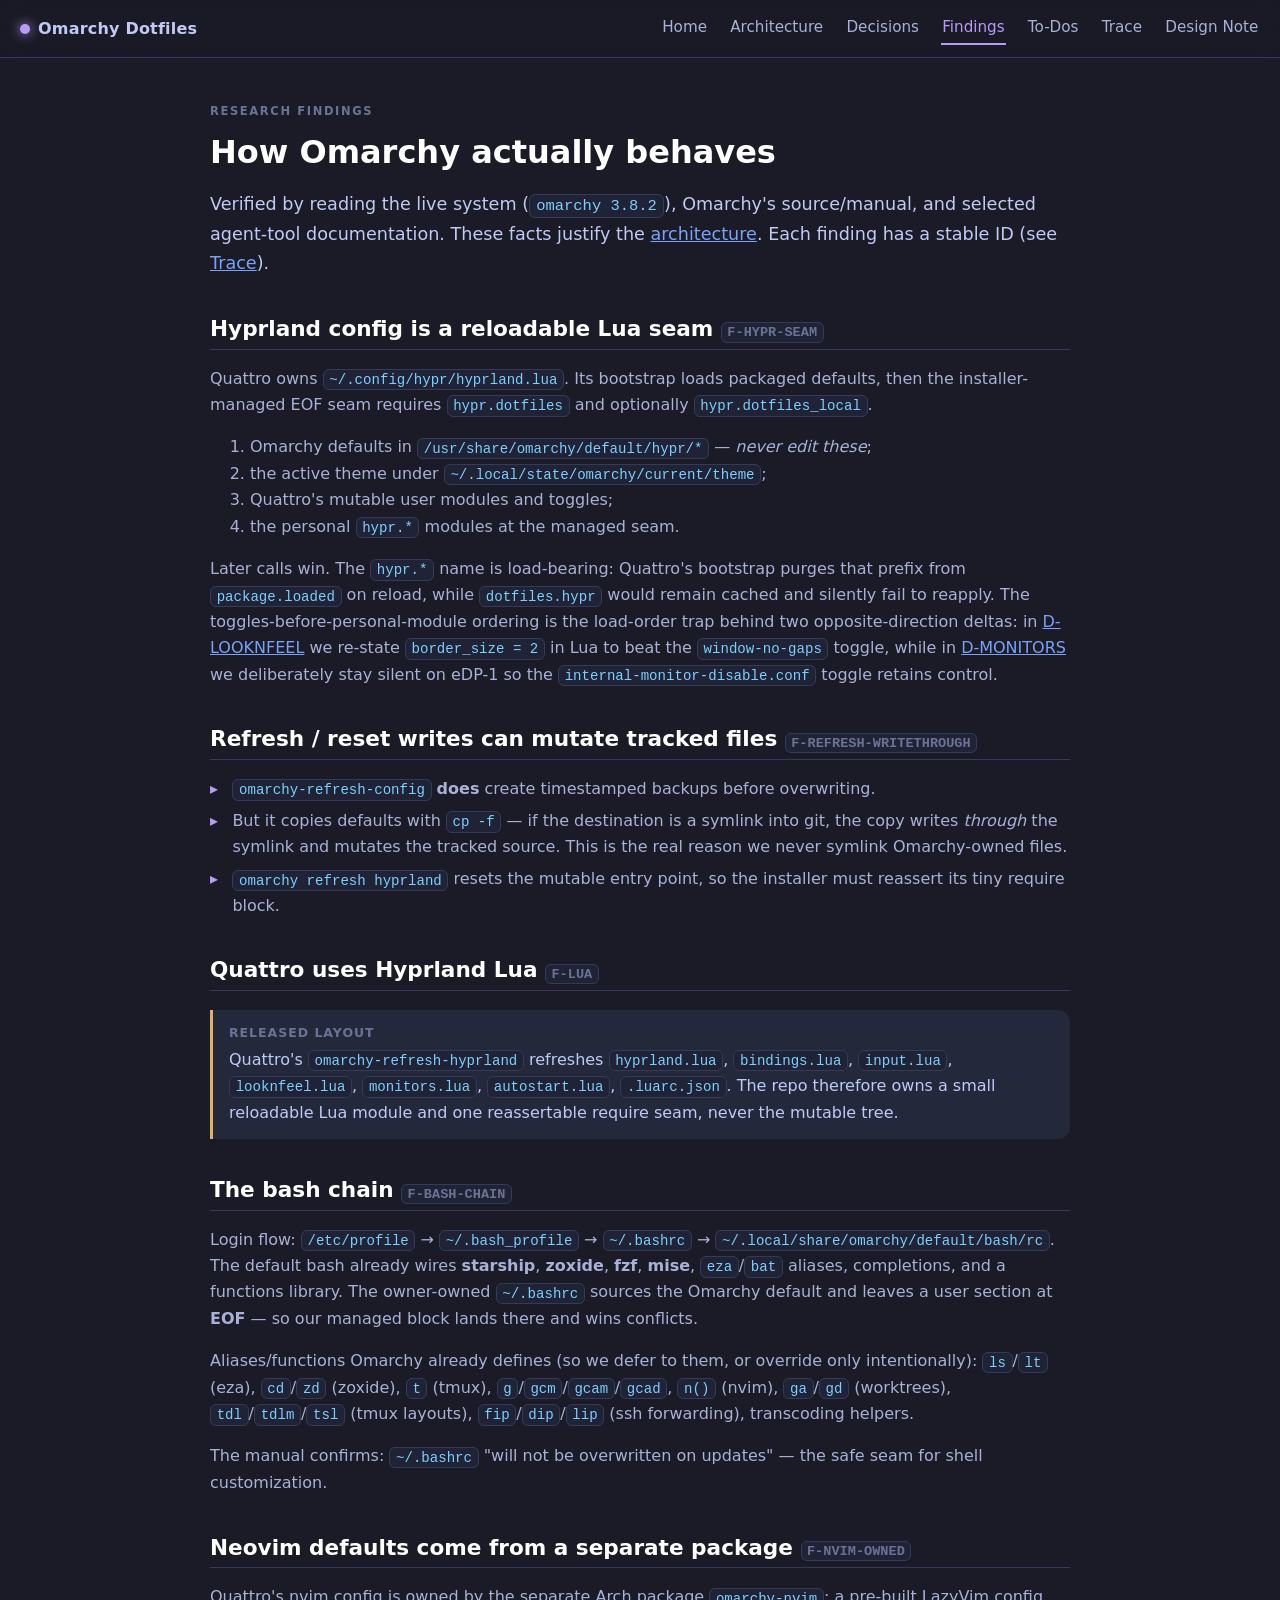
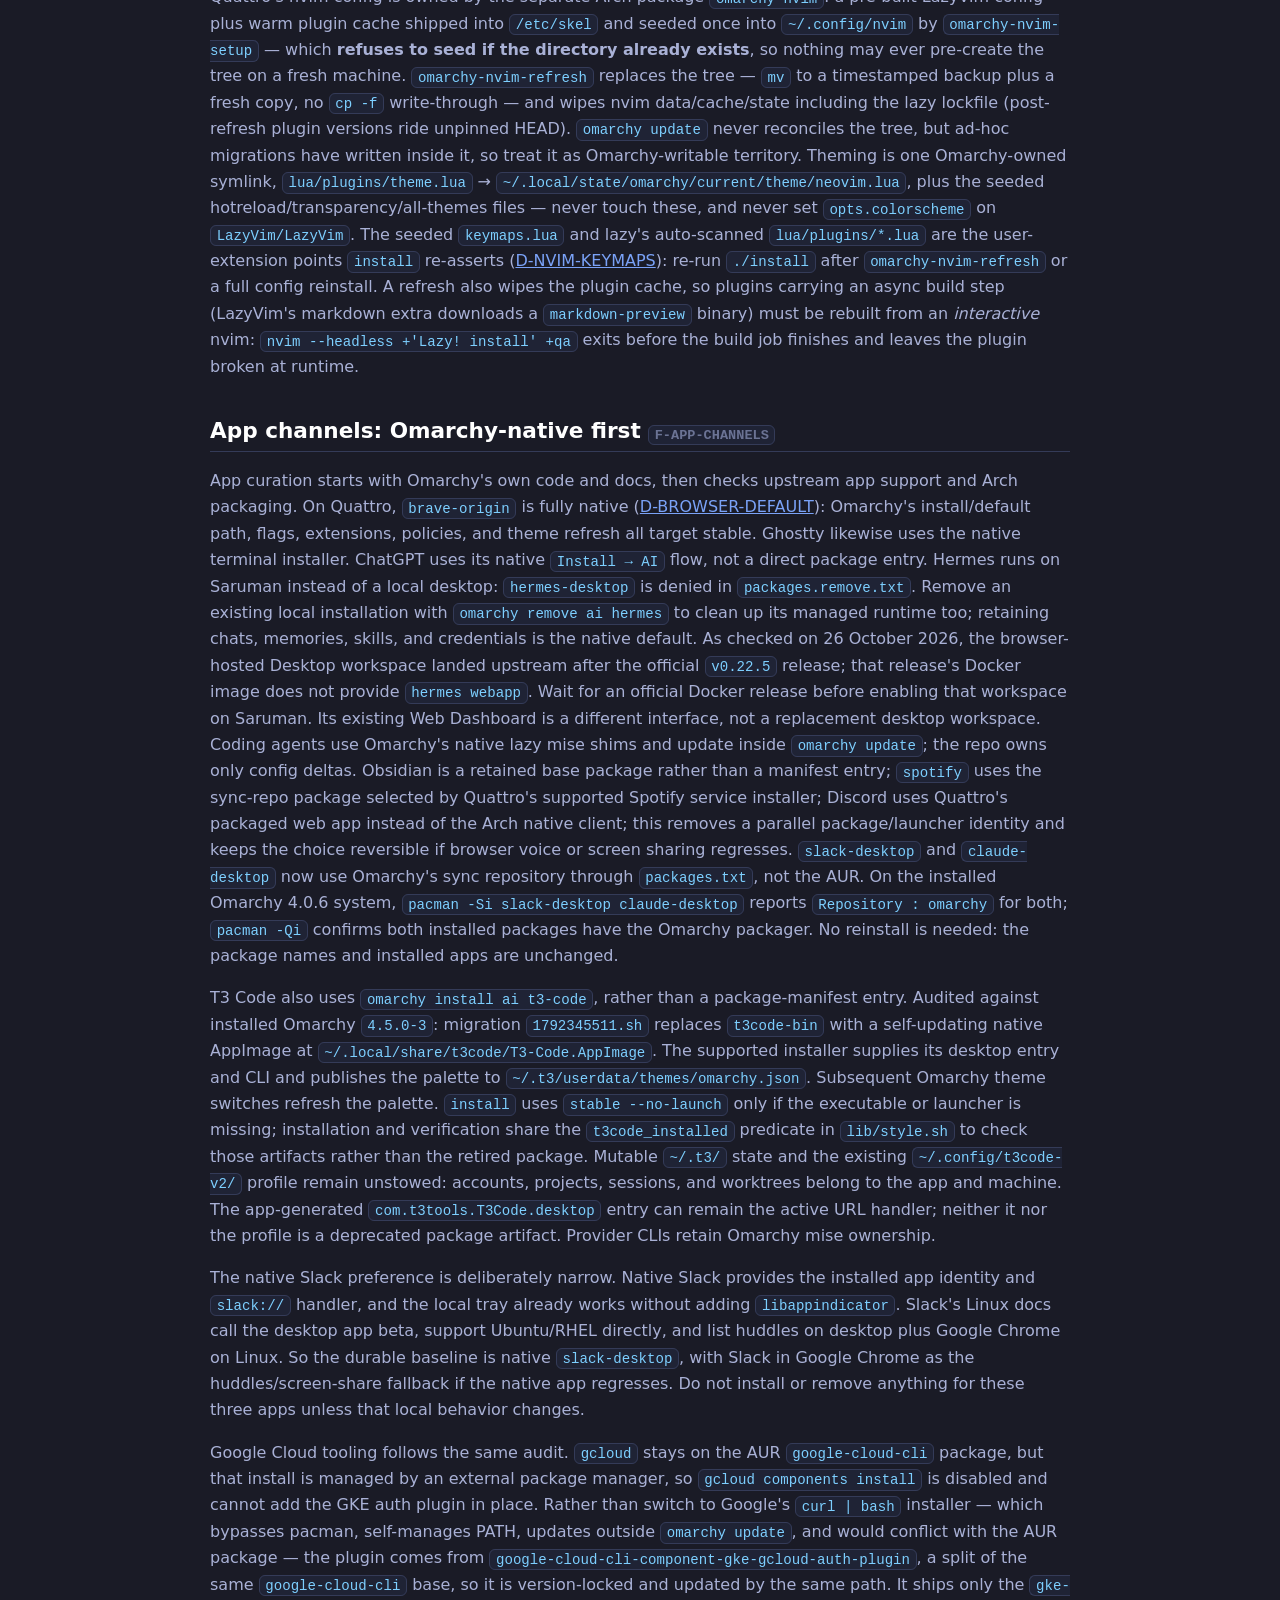
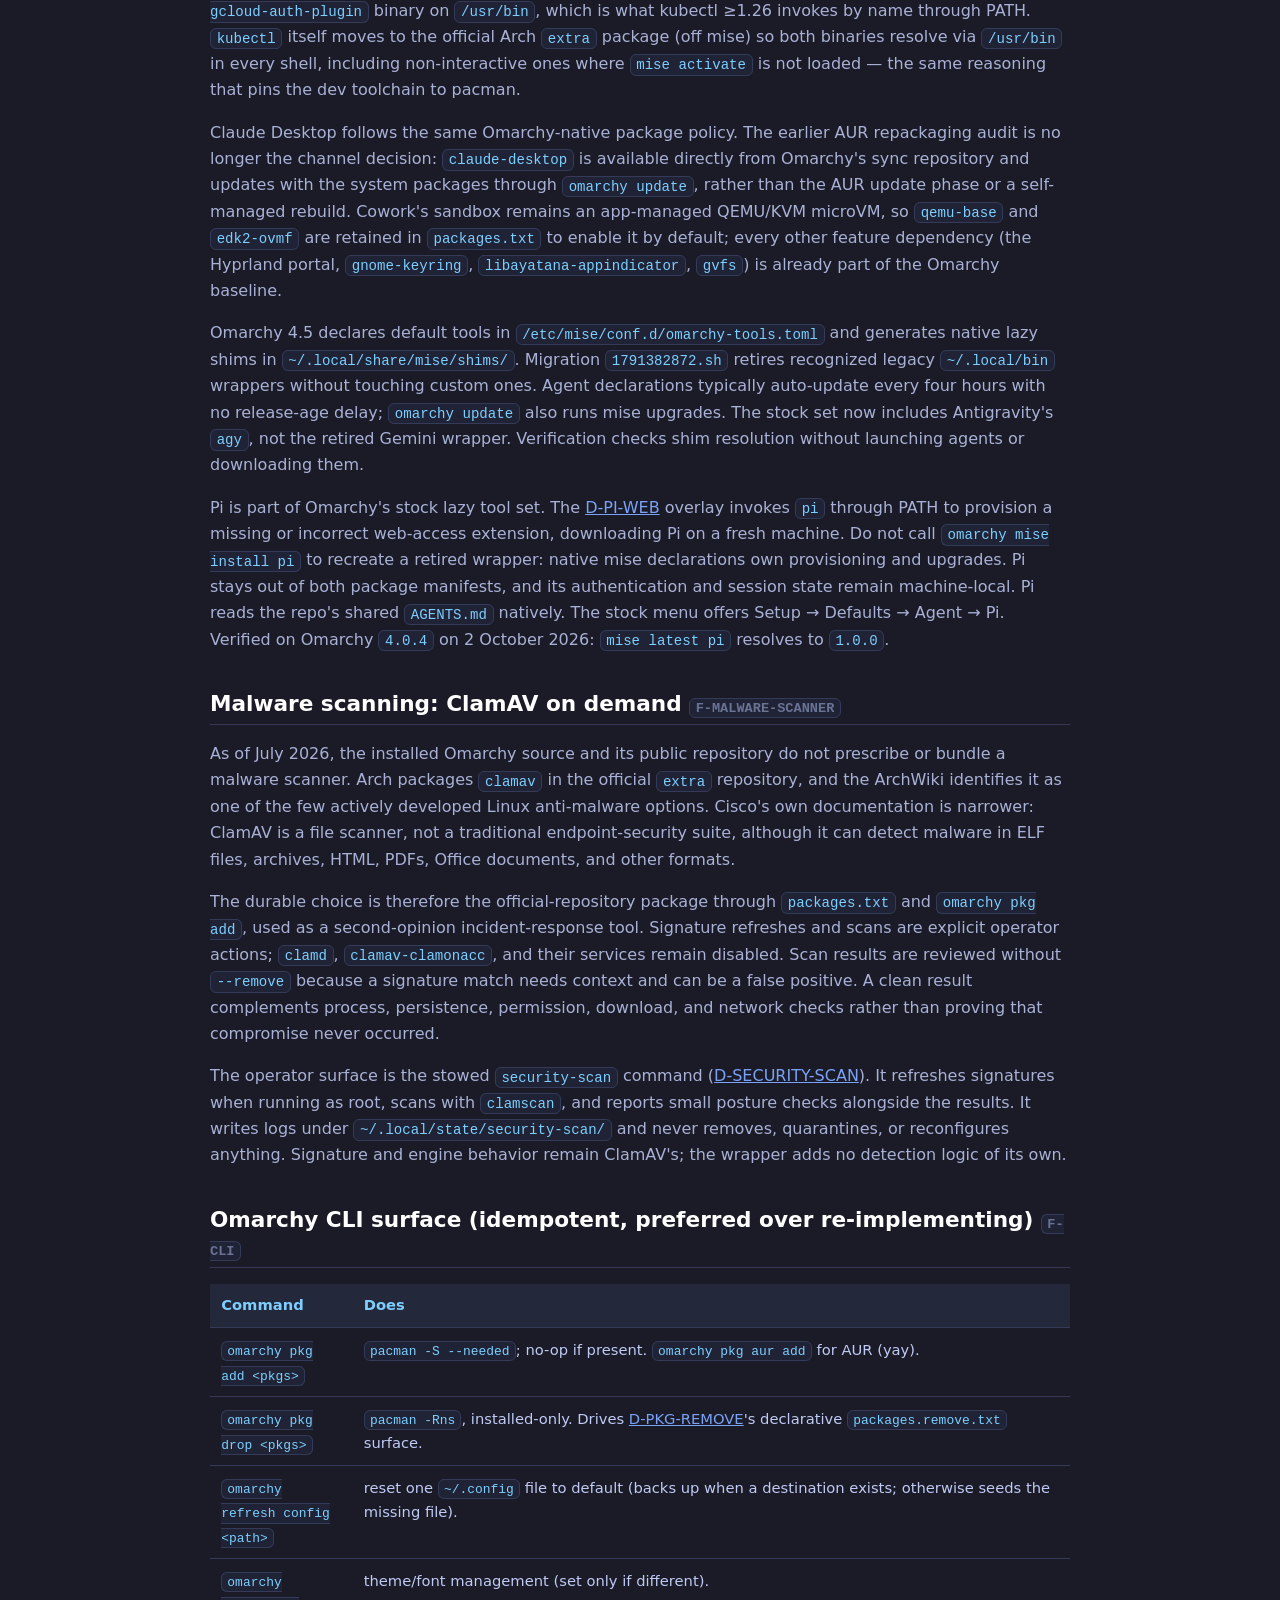
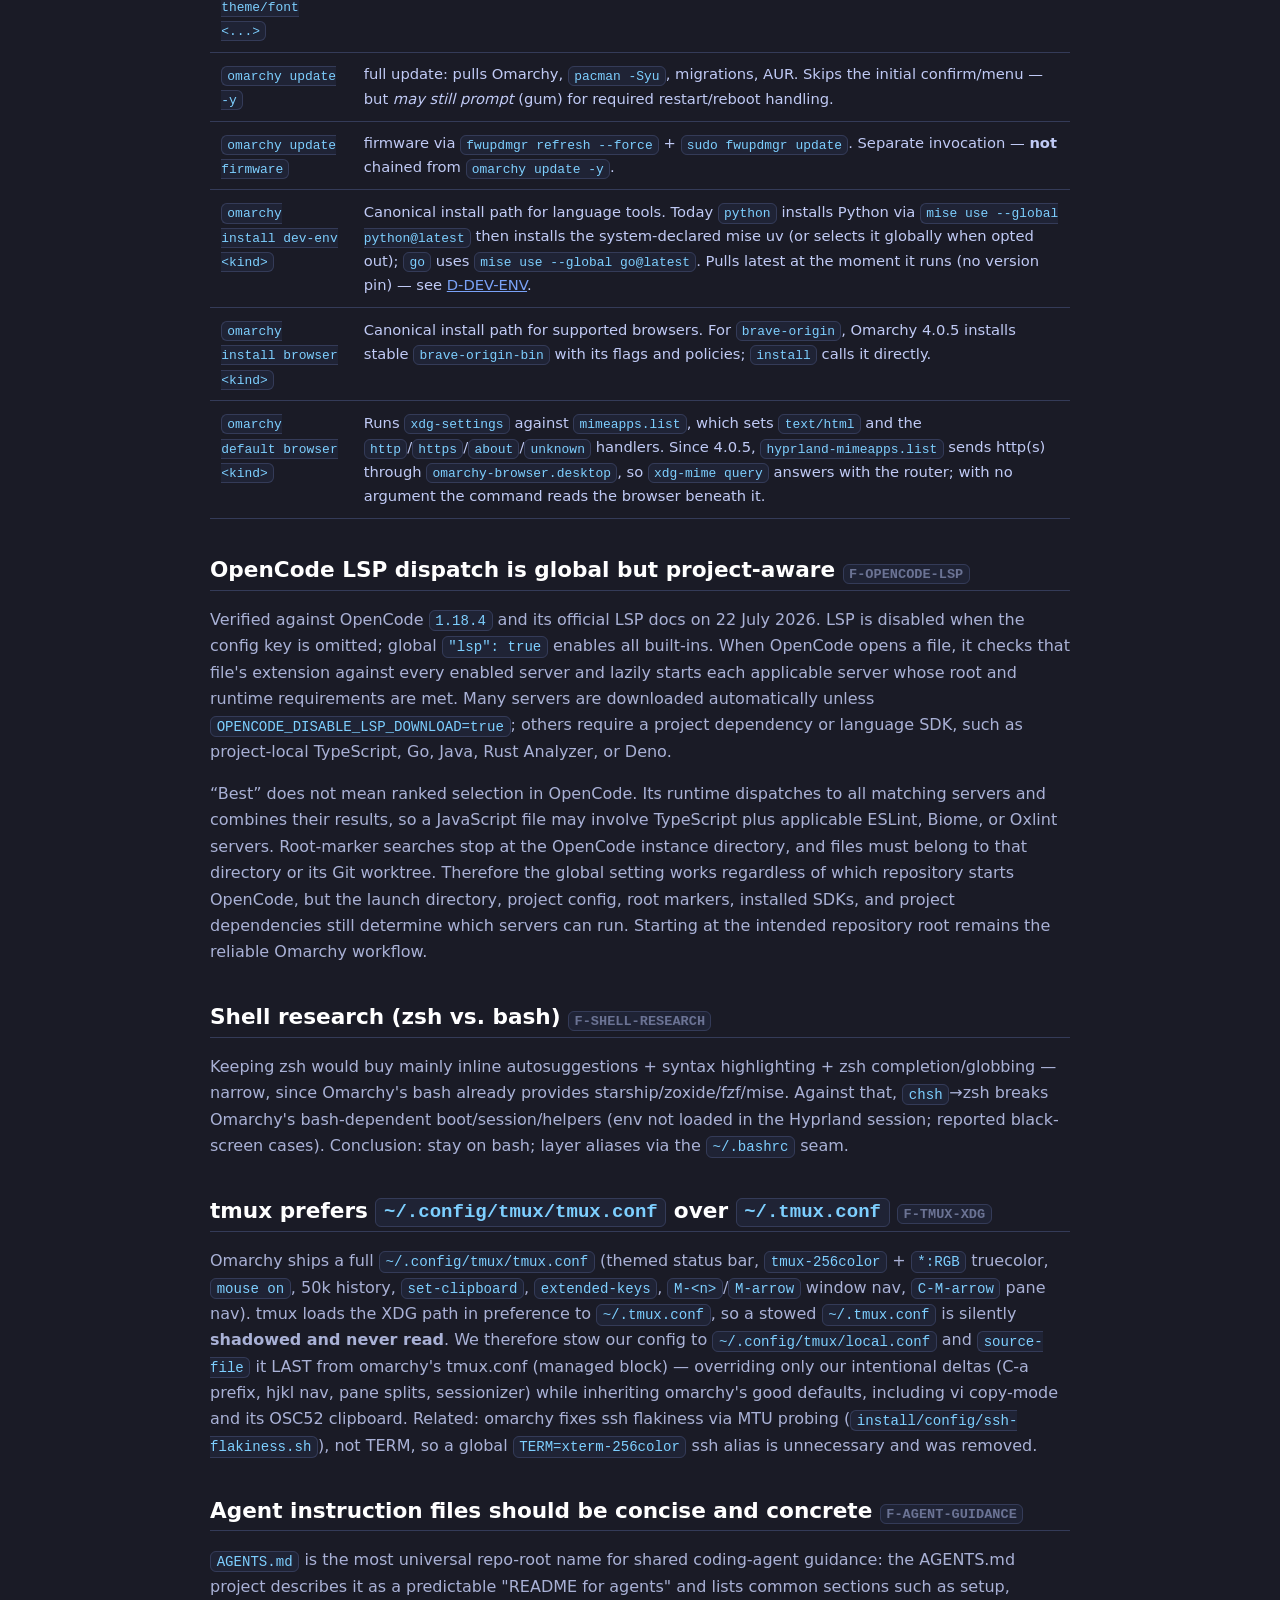
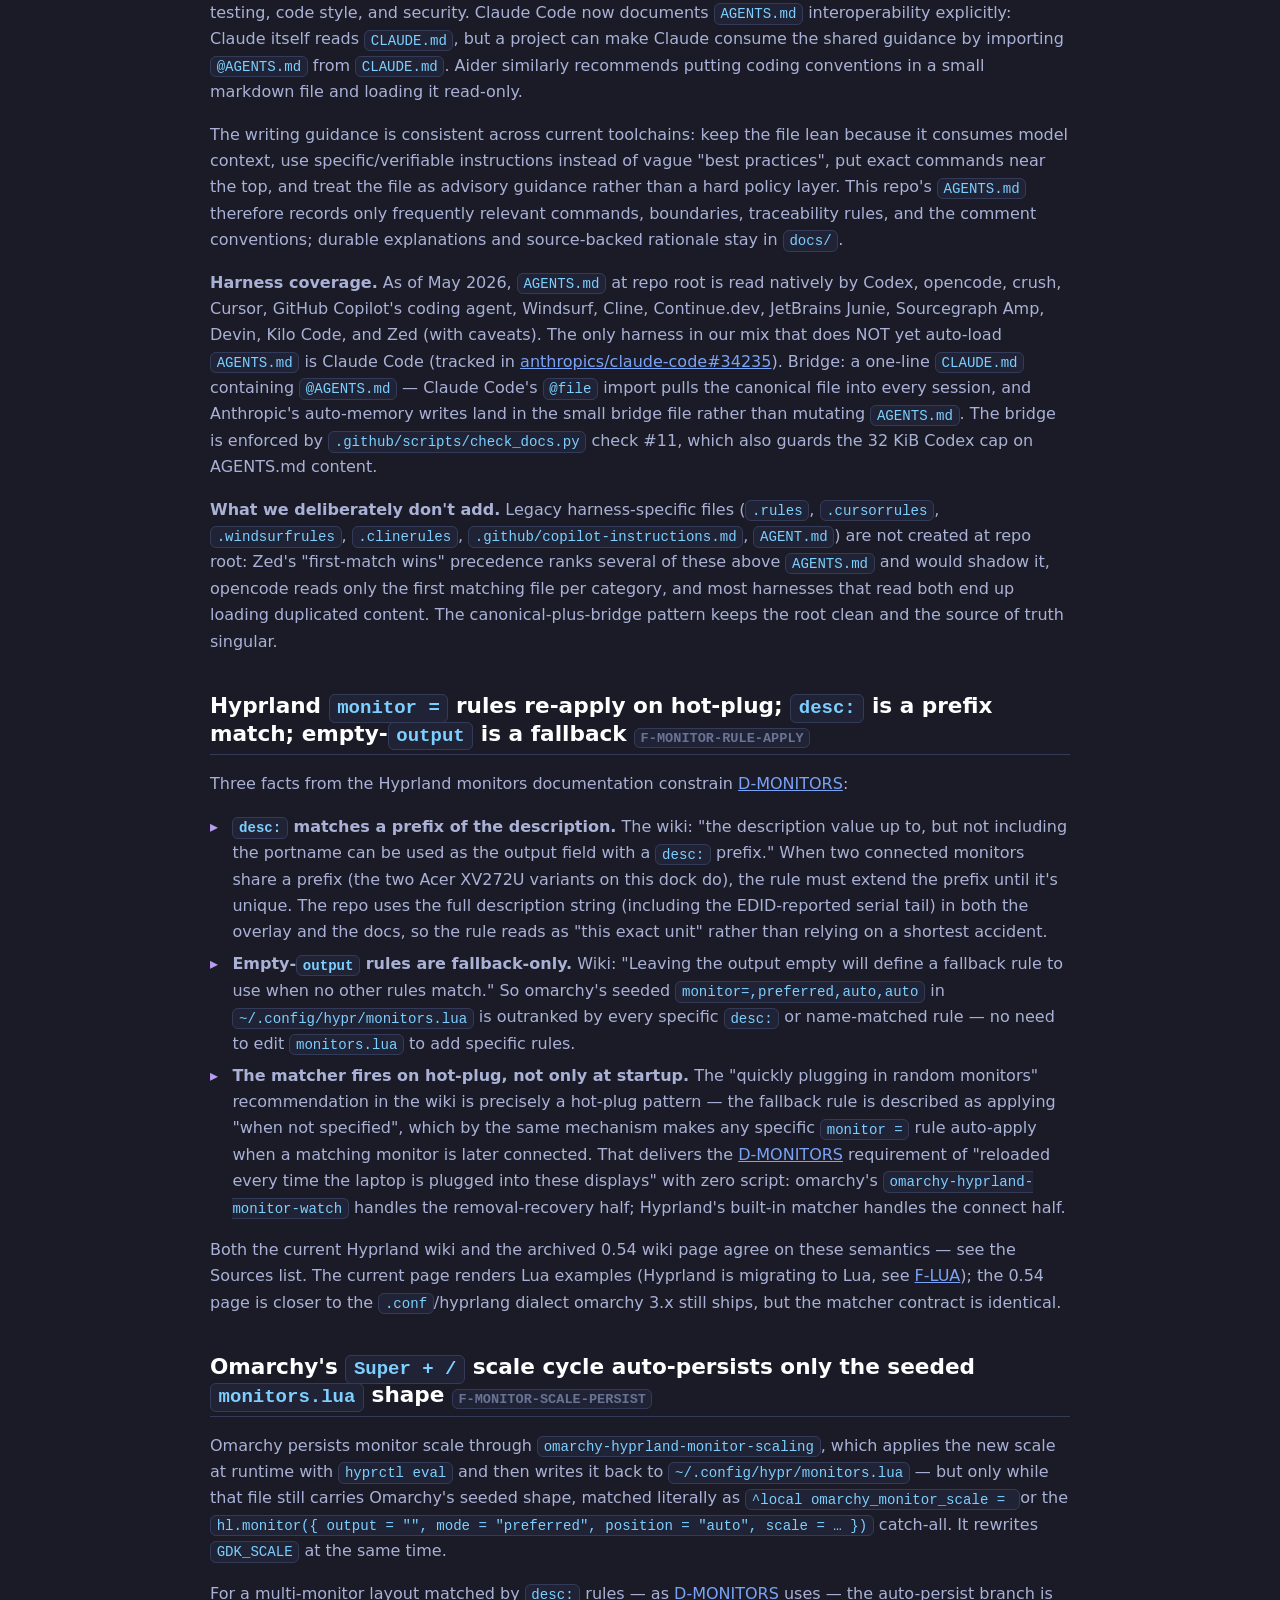
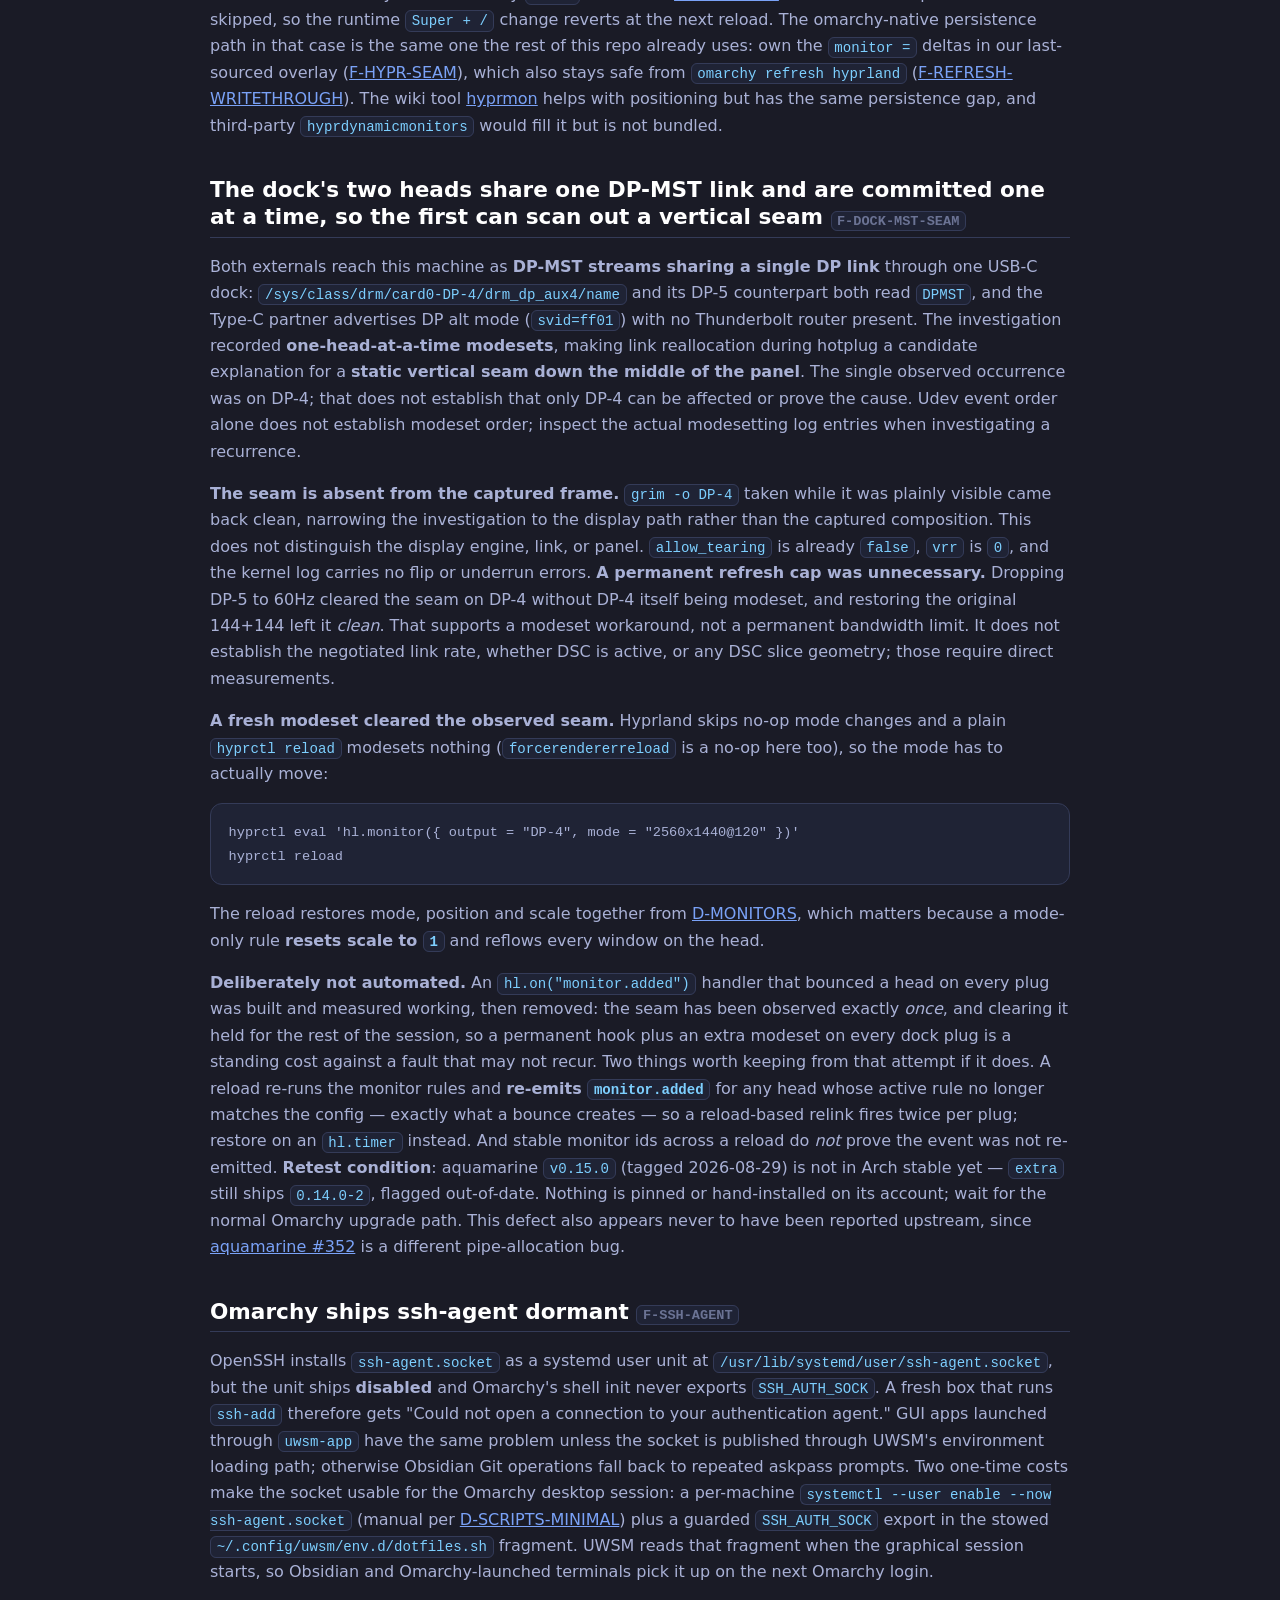
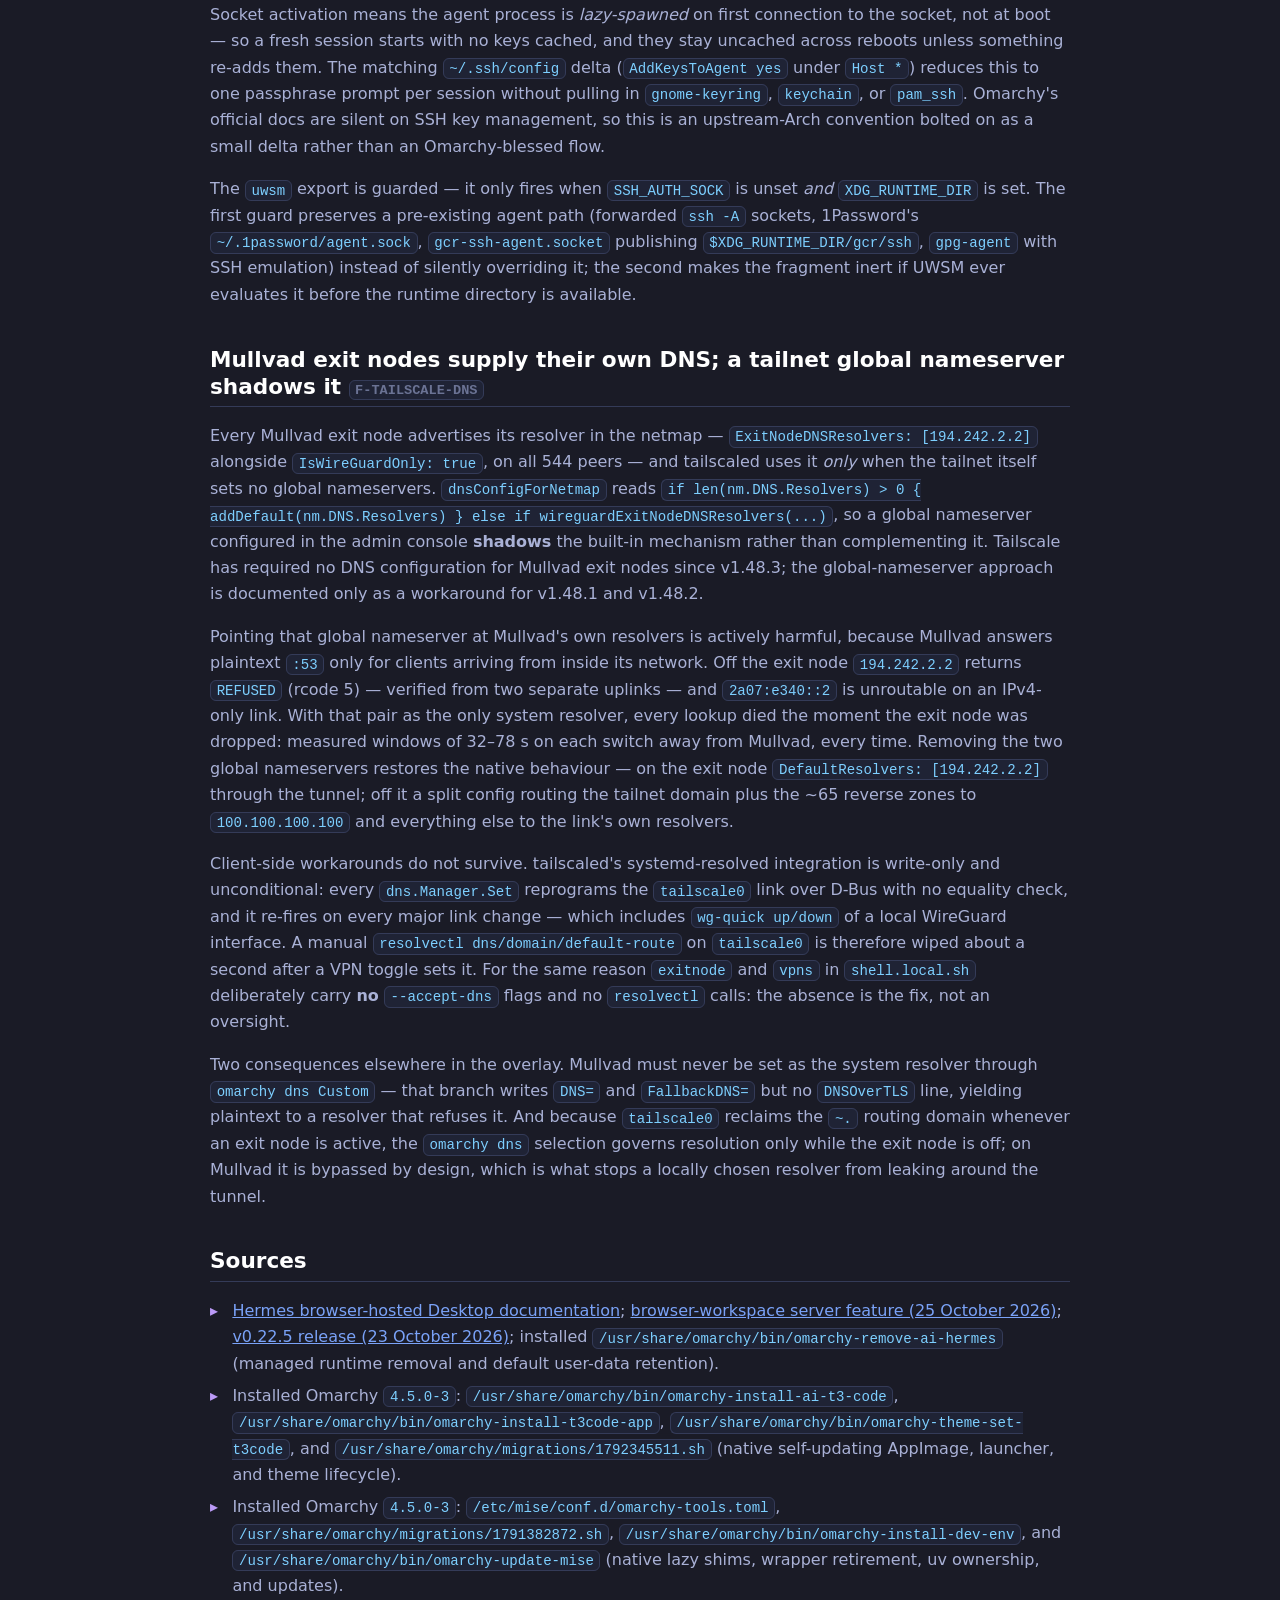
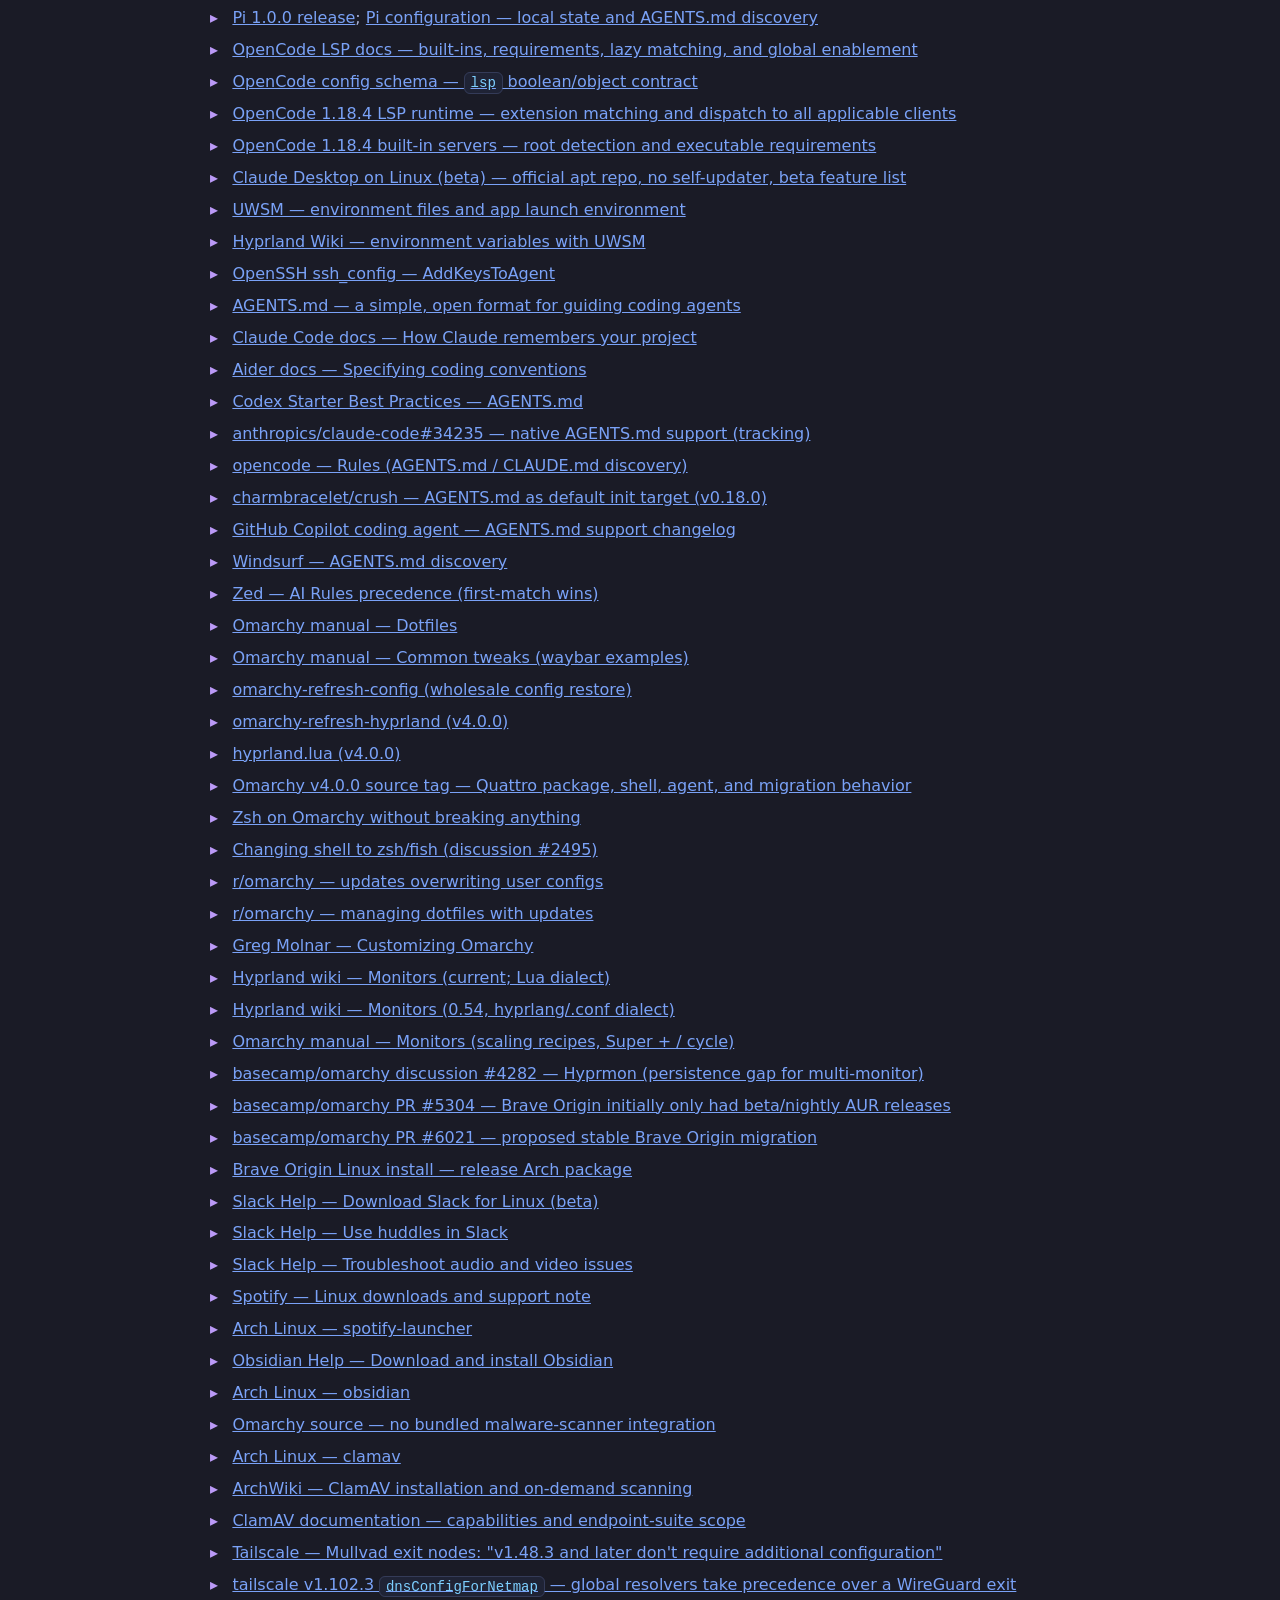
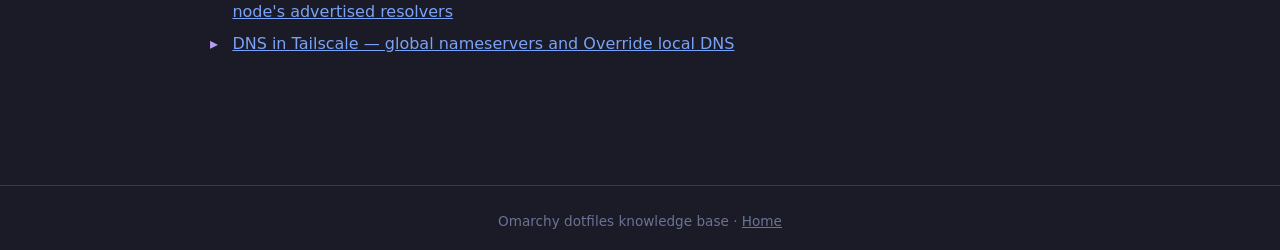
<file: docs/findings.html>
<!doctype html>
<html lang="en">
  <head>
    <meta charset="utf-8" />
    <meta name="viewport" content="width=device-width, initial-scale=1" />
    <title>Findings — Omarchy Dotfiles</title>
    <link rel="stylesheet" href="style.css" />
  </head>
  <body>
    <nav class="topnav">
      <a class="brand" href="index.html"
        ><span class="dot"></span> Omarchy Dotfiles</a
      >
      <a class="nav" href="index.html">Home</a>
      <a class="nav" href="architecture.html">Architecture</a>
      <a class="nav" href="decisions.html">Decisions</a>
      <a class="nav" href="findings.html" aria-current="page">Findings</a>
      <a class="nav" href="todos.html">To-Dos</a>
      <a class="nav" href="traceability.html">Trace</a>
      <a class="nav" href="augmentation-approach.html">Design Note</a>
    </nav>

    <div class="container">
      <p class="eyebrow">Research Findings</p>
      <h1>How Omarchy actually behaves</h1>
      <p class="lead">
        Verified by reading the live system (<code>omarchy 3.8.2</code>),
        Omarchy's source/manual, and selected agent-tool documentation. These
        facts justify the <a href="architecture.html">architecture</a>. Each
        finding has a stable ID (see <a href="traceability.html">Trace</a>).
      </p>

      <h2 id="F-HYPR-SEAM">
        Hyprland config is a reloadable Lua seam
        <code class="meta">F-HYPR-SEAM</code>
      </h2>
      <p>
        Quattro owns <code>~/.config/hypr/hyprland.lua</code>. Its bootstrap
        loads packaged defaults, then the installer-managed EOF seam requires
        <code>hypr.dotfiles</code> and optionally
        <code>hypr.dotfiles_local</code>.
      </p>
      <ol>
        <li>
          Omarchy defaults in <code>/usr/share/omarchy/default/hypr/*</code> —
          <em>never edit these</em>;
        </li>
        <li>
          the active theme under
          <code>~/.local/state/omarchy/current/theme</code>;
        </li>
        <li>Quattro's mutable user modules and toggles;</li>
        <li>the personal <code>hypr.*</code> modules at the managed seam.</li>
      </ol>
      <p>
        Later calls win. The <code>hypr.*</code> name is load-bearing: Quattro's
        bootstrap purges that prefix from <code>package.loaded</code> on reload,
        while <code>dotfiles.hypr</code> would remain cached and silently fail
        to reapply. The toggles-before-personal-module ordering is the
        load-order trap behind two opposite-direction deltas: in
        <a href="decisions.html#D-LOOKNFEEL">D-LOOKNFEEL</a> we re-state
        <code>border_size = 2</code> in Lua to beat the
        <code>window-no-gaps</code> toggle, while in
        <a href="decisions.html#D-MONITORS">D-MONITORS</a> we deliberately stay
        silent on eDP-1 so the <code>internal-monitor-disable.conf</code> toggle
        retains control.
      </p>

      <h2 id="F-REFRESH-WRITETHROUGH">
        Refresh / reset writes can mutate tracked files
        <code class="meta">F-REFRESH-WRITETHROUGH</code>
      </h2>
      <ul class="clean">
        <li>
          <code>omarchy-refresh-config</code> <strong>does</strong> create
          timestamped backups before overwriting.
        </li>
        <li>
          But it copies defaults with <code>cp&nbsp;-f</code> — if the
          destination is a symlink into git, the copy writes
          <em>through</em> the symlink and mutates the tracked source. This is
          the real reason we never symlink Omarchy-owned files.
        </li>
        <li>
          <code>omarchy refresh hyprland</code> resets the mutable entry point,
          so the installer must reassert its tiny require block.
        </li>
      </ul>

      <h2 id="F-LUA">
        Quattro uses Hyprland Lua
        <code class="meta">F-LUA</code>
      </h2>
      <div class="callout warn">
        <span class="label">Released layout</span>
        Quattro's <code>omarchy-refresh-hyprland</code> refreshes
        <code>hyprland.lua</code>, <code>bindings.lua</code>,
        <code>input.lua</code>, <code>looknfeel.lua</code>,
        <code>monitors.lua</code>, <code>autostart.lua</code>,
        <code>.luarc.json</code>. The repo therefore owns a small reloadable Lua
        module and one reassertable require seam, never the mutable tree.
      </div>

      <h2 id="F-BASH-CHAIN">
        The bash chain <code class="meta">F-BASH-CHAIN</code>
      </h2>
      <p>
        Login flow: <code>/etc/profile</code> → <code>~/.bash_profile</code> →
        <code>~/.bashrc</code> →
        <code>~/.local/share/omarchy/default/bash/rc</code>. The default bash
        already wires <strong>starship</strong>, <strong>zoxide</strong>,
        <strong>fzf</strong>, <strong>mise</strong>, <code>eza</code>/<code
          >bat</code
        >
        aliases, completions, and a functions library. The owner-owned
        <code>~/.bashrc</code> sources the Omarchy default and leaves a user
        section at <strong>EOF</strong> — so our managed block lands there and
        wins conflicts.
      </p>
      <p>
        Aliases/functions Omarchy already defines (so we defer to them, or
        override only intentionally): <code>ls</code>/<code>lt</code> (eza),
        <code>cd</code>/<code>zd</code> (zoxide), <code>t</code> (tmux),
        <code>g</code>/<code>gcm</code>/<code>gcam</code>/<code>gcad</code>,
        <code>n()</code> (nvim), <code>ga</code>/<code>gd</code> (worktrees),
        <code>tdl</code>/<code>tdlm</code>/<code>tsl</code> (tmux layouts),
        <code>fip</code>/<code>dip</code>/<code>lip</code> (ssh forwarding),
        transcoding helpers.
      </p>
      <p>
        The manual confirms: <code>~/.bashrc</code> "will not be overwritten on
        updates" — the safe seam for shell customization.
      </p>

      <h2 id="F-NVIM-OWNED">
        Neovim defaults come from a separate package
        <code class="meta">F-NVIM-OWNED</code>
      </h2>
      <p>
        Quattro's nvim config is owned by the separate Arch package
        <code>omarchy-nvim</code>: a pre-built LazyVim config plus warm plugin
        cache shipped into <code>/etc/skel</code> and seeded once into
        <code>~/.config/nvim</code> by <code>omarchy-nvim-setup</code> — which
        <strong>refuses to seed if the directory already exists</strong>, so
        nothing may ever pre-create the tree on a fresh machine.
        <code>omarchy-nvim-refresh</code> replaces the tree — <code>mv</code> to
        a timestamped backup plus a fresh copy, no <code>cp -f</code>
        write-through — and wipes nvim data/cache/state including the lazy
        lockfile (post-refresh plugin versions ride unpinned HEAD).
        <code>omarchy update</code> never reconciles the tree, but ad-hoc
        migrations have written inside it, so treat it as Omarchy-writable
        territory. Theming is one Omarchy-owned symlink,
        <code>lua/plugins/theme.lua</code> →
        <code>~/.local/state/omarchy/current/theme/neovim.lua</code>, plus the
        seeded hotreload/transparency/all-themes files — never touch these, and
        never set <code>opts.colorscheme</code> on <code>LazyVim/LazyVim</code>.
        The seeded <code>keymaps.lua</code> and lazy's auto-scanned
        <code>lua/plugins/*.lua</code> are the user-extension points
        <code>install</code> re-asserts (<a href="decisions.html#D-NVIM-KEYMAPS"
          >D-NVIM-KEYMAPS</a
        >): re-run <code>./install</code> after
        <code>omarchy-nvim-refresh</code> or a full config reinstall. A refresh
        also wipes the plugin cache, so plugins carrying an async build step
        (LazyVim's markdown extra downloads a
        <code>markdown-preview</code> binary) must be rebuilt from an
        <em>interactive</em> nvim:
        <code>nvim --headless +'Lazy! install' +qa</code> exits before the build
        job finishes and leaves the plugin broken at runtime.
      </p>

      <h2 id="F-APP-CHANNELS">
        App channels: Omarchy-native first
        <code class="meta">F-APP-CHANNELS</code>
      </h2>
      <p>
        App curation starts with Omarchy's own code and docs, then checks
        upstream app support and Arch packaging. On Quattro,
        <code>brave-origin</code> is fully native (<a
          href="decisions.html#D-BROWSER-DEFAULT"
          >D-BROWSER-DEFAULT</a
        >): Omarchy's install/default path, flags, extensions, policies, and
        theme refresh all target stable. Ghostty likewise uses the native
        terminal installer. ChatGPT uses its native
        <code>Install → AI</code> flow, not a direct package entry. Hermes runs
        on Saruman instead of a local desktop: <code>hermes-desktop</code> is
        denied in <code>packages.remove.txt</code>. Remove an existing local
        installation with <code>omarchy remove ai hermes</code> to clean up its
        managed runtime too; retaining chats, memories, skills, and credentials
        is the native default. As checked on 26 October 2026, the browser-hosted
        Desktop workspace landed upstream after the official
        <code>v0.22.5</code>
        release; that release's Docker image does not provide
        <code>hermes webapp</code>. Wait for an official Docker release before
        enabling that workspace on Saruman. Its existing Web Dashboard is a
        different interface, not a replacement desktop workspace. Coding agents
        use Omarchy's native lazy mise shims and update inside
        <code>omarchy update</code>; the repo owns only config deltas. Obsidian
        is a retained base package rather than a manifest entry;
        <code>spotify</code> uses the sync-repo package selected by Quattro's
        supported Spotify service installer; Discord uses Quattro's packaged web
        app instead of the Arch native client; this removes a parallel
        package/launcher identity and keeps the choice reversible if browser
        voice or screen sharing regresses. <code>slack-desktop</code> and
        <code>claude-desktop</code> now use Omarchy's sync repository through
        <code>packages.txt</code>, not the AUR. On the installed Omarchy 4.0.6
        system, <code>pacman -Si slack-desktop claude-desktop</code> reports
        <code>Repository : omarchy</code> for both; <code>pacman -Qi</code>
        confirms both installed packages have the Omarchy packager. No reinstall
        is needed: the package names and installed apps are unchanged.
      </p>
      <p>
        T3 Code also uses <code>omarchy install ai t3-code</code>, rather than a
        package-manifest entry. Audited against installed Omarchy
        <code>4.5.0-3</code>: migration <code>1792345511.sh</code> replaces
        <code>t3code-bin</code> with a self-updating native AppImage at
        <code>~/.local/share/t3code/T3-Code.AppImage</code>. The supported
        installer supplies its desktop entry and CLI and publishes the palette
        to <code>~/.t3/userdata/themes/omarchy.json</code>. Subsequent Omarchy
        theme switches refresh the palette. <code>install</code> uses
        <code>stable --no-launch</code> only if the executable or launcher is
        missing; installation and verification share the
        <code>t3code_installed</code> predicate in <code>lib/style.sh</code> to
        check those artifacts rather than the retired package. Mutable
        <code>~/.t3/</code> state and the existing
        <code>~/.config/t3code-v2/</code> profile remain unstowed: accounts,
        projects, sessions, and worktrees belong to the app and machine. The
        app-generated <code>com.t3tools.T3Code.desktop</code> entry can remain
        the active URL handler; neither it nor the profile is a deprecated
        package artifact. Provider CLIs retain Omarchy mise ownership.
      </p>
      <p>
        The native Slack preference is deliberately narrow. Native Slack
        provides the installed app identity and <code>slack://</code> handler,
        and the local tray already works without adding
        <code>libappindicator</code>. Slack's Linux docs call the desktop app
        beta, support Ubuntu/RHEL directly, and list huddles on desktop plus
        Google Chrome on Linux. So the durable baseline is native
        <code>slack-desktop</code>, with Slack in Google Chrome as the
        huddles/screen-share fallback if the native app regresses. Do not
        install or remove anything for these three apps unless that local
        behavior changes.
      </p>
      <p>
        Google Cloud tooling follows the same audit. <code>gcloud</code> stays
        on the AUR <code>google-cloud-cli</code> package, but that install is
        managed by an external package manager, so
        <code>gcloud components install</code> is disabled and cannot add the
        GKE auth plugin in place. Rather than switch to Google's
        <code>curl | bash</code> installer — which bypasses pacman, self-manages
        PATH, updates outside <code>omarchy update</code>, and would conflict
        with the AUR package — the plugin comes from
        <code>google-cloud-cli-component-gke-gcloud-auth-plugin</code>, a split
        of the same <code>google-cloud-cli</code> base, so it is version-locked
        and updated by the same path. It ships only the
        <code>gke-gcloud-auth-plugin</code> binary on <code>/usr/bin</code>,
        which is what kubectl &ge;1.26 invokes by name through PATH.
        <code>kubectl</code> itself moves to the official Arch
        <code>extra</code> package (off mise) so both binaries resolve via
        <code>/usr/bin</code> in every shell, including non-interactive ones
        where <code>mise activate</code> is not loaded — the same reasoning that
        pins the dev toolchain to pacman.
      </p>
      <p>
        Claude Desktop follows the same Omarchy-native package policy. The
        earlier AUR repackaging audit is no longer the channel decision:
        <code>claude-desktop</code> is available directly from Omarchy's sync
        repository and updates with the system packages through
        <code>omarchy update</code>, rather than the AUR update phase or a
        self-managed rebuild. Cowork's sandbox remains an app-managed QEMU/KVM
        microVM, so <code>qemu-base</code> and <code>edk2-ovmf</code> are
        retained in <code>packages.txt</code> to enable it by default; every
        other feature dependency (the Hyprland portal,
        <code>gnome-keyring</code>, <code>libayatana-appindicator</code>,
        <code>gvfs</code>) is already part of the Omarchy baseline.
      </p>
      <p>
        Omarchy 4.5 declares default tools in
        <code>/etc/mise/conf.d/omarchy-tools.toml</code> and generates native
        lazy shims in <code>~/.local/share/mise/shims/</code>. Migration
        <code>1791382872.sh</code> retires recognized legacy
        <code>~/.local/bin</code> wrappers without touching custom ones. Agent
        declarations typically auto-update every four hours with no release-age
        delay; <code>omarchy update</code> also runs mise upgrades. The stock
        set now includes Antigravity's <code>agy</code>, not the retired Gemini
        wrapper. Verification checks shim resolution without launching agents or
        downloading them.
      </p>
      <p>
        Pi is part of Omarchy's stock lazy tool set. The
        <a href="decisions.html#D-PI-WEB">D-PI-WEB</a> overlay invokes
        <code>pi</code> through PATH to provision a missing or incorrect
        web-access extension, downloading Pi on a fresh machine. Do not call
        <code>omarchy mise install pi</code> to recreate a retired wrapper:
        native mise declarations own provisioning and upgrades. Pi stays out of
        both package manifests, and its authentication and session state remain
        machine-local. Pi reads the repo's shared
        <code>AGENTS.md</code> natively. The stock menu offers Setup → Defaults
        → Agent → Pi. Verified on Omarchy <code>4.0.4</code> on 2 October 2026:
        <code>mise latest pi</code> resolves to <code>1.0.0</code>.
      </p>

      <h2 id="F-MALWARE-SCANNER">
        Malware scanning: ClamAV on demand
        <code class="meta">F-MALWARE-SCANNER</code>
      </h2>
      <p>
        As of July 2026, the installed Omarchy source and its public repository
        do not prescribe or bundle a malware scanner. Arch packages
        <code>clamav</code> in the official <code>extra</code> repository, and
        the ArchWiki identifies it as one of the few actively developed Linux
        anti-malware options. Cisco's own documentation is narrower: ClamAV is a
        file scanner, not a traditional endpoint-security suite, although it can
        detect malware in ELF files, archives, HTML, PDFs, Office documents, and
        other formats.
      </p>
      <p>
        The durable choice is therefore the official-repository package through
        <code>packages.txt</code> and <code>omarchy pkg add</code>, used as a
        second-opinion incident-response tool. Signature refreshes and scans are
        explicit operator actions; <code>clamd</code>,
        <code>clamav-clamonacc</code>, and their services remain disabled. Scan
        results are reviewed without <code>--remove</code> because a signature
        match needs context and can be a false positive. A clean result
        complements process, persistence, permission, download, and network
        checks rather than proving that compromise never occurred.
      </p>

      <p>
        The operator surface is the stowed <code>security-scan</code> command
        (<a href="decisions.html#D-SECURITY-SCAN">D-SECURITY-SCAN</a>). It
        refreshes signatures when running as root, scans with
        <code>clamscan</code>, and reports small posture checks alongside the
        results. It writes logs under
        <code>~/.local/state/security-scan/</code> and never removes,
        quarantines, or reconfigures anything. Signature and engine behavior
        remain ClamAV's; the wrapper adds no detection logic of its own.
      </p>

      <h2 id="F-CLI">
        Omarchy CLI surface (idempotent, preferred over re-implementing)
        <code class="meta">F-CLI</code>
      </h2>
      <table>
        <thead>
          <tr>
            <th>Command</th>
            <th>Does</th>
          </tr>
        </thead>
        <tbody>
          <tr>
            <td><code>omarchy pkg add &lt;pkgs&gt;</code></td>
            <td>
              <code>pacman -S --needed</code>; no-op if present.
              <code>omarchy pkg aur add</code> for AUR (yay).
            </td>
          </tr>
          <tr>
            <td><code>omarchy pkg drop &lt;pkgs&gt;</code></td>
            <td>
              <code>pacman -Rns</code>, installed-only. Drives
              <a href="decisions.html#D-PKG-REMOVE">D-PKG-REMOVE</a>'s
              declarative <code>packages.remove.txt</code> surface.
            </td>
          </tr>
          <tr>
            <td><code>omarchy refresh config &lt;path&gt;</code></td>
            <td>
              reset one <code>~/.config</code> file to default (backs up when a
              destination exists; otherwise seeds the missing file).
            </td>
          </tr>
          <tr>
            <td><code>omarchy theme/font &lt;...&gt;</code></td>
            <td>theme/font management (set only if different).</td>
          </tr>
          <tr>
            <td><code>omarchy update -y</code></td>
            <td>
              full update: pulls Omarchy, <code>pacman -Syu</code>, migrations,
              AUR. Skips the initial confirm/menu — but
              <em>may still prompt</em> (gum) for required restart/reboot
              handling.
            </td>
          </tr>
          <tr>
            <td><code>omarchy update firmware</code></td>
            <td>
              firmware via <code>fwupdmgr refresh --force</code> +
              <code>sudo fwupdmgr update</code>. Separate invocation —
              <strong>not</strong> chained from <code>omarchy update -y</code>.
            </td>
          </tr>
          <tr>
            <td><code>omarchy install dev-env &lt;kind&gt;</code></td>
            <td>
              Canonical install path for language tools. Today
              <code>python</code> installs Python via
              <code>mise use --global python@latest</code> then installs the
              system-declared mise uv (or selects it globally when opted out);
              <code>go</code> uses <code>mise use --global go@latest</code>.
              Pulls latest at the moment it runs (no version pin) — see
              <a href="decisions.html#D-DEV-ENV">D-DEV-ENV</a>.
            </td>
          </tr>
          <tr>
            <td><code>omarchy install browser &lt;kind&gt;</code></td>
            <td>
              Canonical install path for supported browsers. For
              <code>brave-origin</code>, Omarchy 4.0.5 installs stable
              <code>brave-origin-bin</code> with its flags and policies;
              <code>install</code> calls it directly.
            </td>
          </tr>
          <tr>
            <td><code>omarchy default browser &lt;kind&gt;</code></td>
            <td>
              Runs <code>xdg-settings</code> against <code>mimeapps.list</code>,
              which sets <code>text/html</code> and the
              <code>http</code>/<code>https</code>/<code>about</code>/<code
                >unknown</code
              >
              handlers. Since 4.0.5, <code>hyprland-mimeapps.list</code> sends
              http(s) through <code>omarchy-browser.desktop</code>, so
              <code>xdg-mime query</code> answers with the router; with no
              argument the command reads the browser beneath it.
            </td>
          </tr>
        </tbody>
      </table>

      <h2 id="F-OPENCODE-LSP">
        OpenCode LSP dispatch is global but project-aware
        <code class="meta">F-OPENCODE-LSP</code>
      </h2>
      <p>
        Verified against OpenCode <code>1.18.4</code> and its official LSP docs
        on 22 July 2026. LSP is disabled when the config key is omitted; global
        <code>"lsp": true</code> enables all built-ins. When OpenCode opens a
        file, it checks that file's extension against every enabled server and
        lazily starts each applicable server whose root and runtime requirements
        are met. Many servers are downloaded automatically unless
        <code>OPENCODE_DISABLE_LSP_DOWNLOAD=true</code>; others require a
        project dependency or language SDK, such as project-local TypeScript,
        Go, Java, Rust Analyzer, or Deno.
      </p>
      <p>
        “Best” does not mean ranked selection in OpenCode. Its runtime
        dispatches to all matching servers and combines their results, so a
        JavaScript file may involve TypeScript plus applicable ESLint, Biome, or
        Oxlint servers. Root-marker searches stop at the OpenCode instance
        directory, and files must belong to that directory or its Git worktree.
        Therefore the global setting works regardless of which repository starts
        OpenCode, but the launch directory, project config, root markers,
        installed SDKs, and project dependencies still determine which servers
        can run. Starting at the intended repository root remains the reliable
        Omarchy workflow.
      </p>

      <h2 id="F-SHELL-RESEARCH">
        Shell research (zsh vs. bash) <code class="meta">F-SHELL-RESEARCH</code>
      </h2>
      <p>
        Keeping zsh would buy mainly inline autosuggestions + syntax
        highlighting + zsh completion/globbing — narrow, since Omarchy's bash
        already provides starship/zoxide/fzf/mise. Against that,
        <code>chsh</code>→zsh breaks Omarchy's bash-dependent
        boot/session/helpers (env not loaded in the Hyprland session; reported
        black-screen cases). Conclusion: stay on bash; layer aliases via the
        <code>~/.bashrc</code> seam.
      </p>

      <h2 id="F-TMUX-XDG">
        tmux prefers <code>~/.config/tmux/tmux.conf</code> over
        <code>~/.tmux.conf</code> <code class="meta">F-TMUX-XDG</code>
      </h2>
      <p>
        Omarchy ships a full <code>~/.config/tmux/tmux.conf</code> (themed
        status bar, <code>tmux-256color</code> + <code>*:RGB</code> truecolor,
        <code>mouse on</code>, 50k history, <code>set-clipboard</code>,
        <code>extended-keys</code>, <code>M-&lt;n&gt;</code>/<code
          >M-arrow</code
        >
        window nav, <code>C-M-arrow</code> pane nav). tmux loads the XDG path in
        preference to <code>~/.tmux.conf</code>, so a stowed
        <code>~/.tmux.conf</code> is silently
        <strong>shadowed and never read</strong>. We therefore stow our config
        to <code>~/.config/tmux/local.conf</code> and
        <code>source-file</code> it LAST from omarchy's tmux.conf (managed
        block) — overriding only our intentional deltas (C-a prefix, hjkl nav,
        pane splits, sessionizer) while inheriting omarchy's good defaults,
        including vi copy-mode and its OSC52 clipboard. Related: omarchy fixes
        ssh flakiness via MTU probing
        (<code>install/config/ssh-flakiness.sh</code>), not TERM, so a global
        <code>TERM=xterm-256color</code> ssh alias is unnecessary and was
        removed.
      </p>

      <h2 id="F-AGENT-GUIDANCE">
        Agent instruction files should be concise and concrete
        <code class="meta">F-AGENT-GUIDANCE</code>
      </h2>
      <p>
        <code>AGENTS.md</code> is the most universal repo-root name for shared
        coding-agent guidance: the AGENTS.md project describes it as a
        predictable "README for agents" and lists common sections such as setup,
        testing, code style, and security. Claude Code now documents
        <code>AGENTS.md</code> interoperability explicitly: Claude itself reads
        <code>CLAUDE.md</code>, but a project can make Claude consume the shared
        guidance by importing <code>@AGENTS.md</code> from
        <code>CLAUDE.md</code>. Aider similarly recommends putting coding
        conventions in a small markdown file and loading it read-only.
      </p>
      <p>
        The writing guidance is consistent across current toolchains: keep the
        file lean because it consumes model context, use specific/verifiable
        instructions instead of vague "best practices", put exact commands near
        the top, and treat the file as advisory guidance rather than a hard
        policy layer. This repo's <code>AGENTS.md</code> therefore records only
        frequently relevant commands, boundaries, traceability rules, and the
        comment conventions; durable explanations and source-backed rationale
        stay in <code>docs/</code>.
      </p>
      <p>
        <strong>Harness coverage.</strong> As of May 2026,
        <code>AGENTS.md</code> at repo root is read natively by Codex, opencode,
        crush, Cursor, GitHub Copilot's coding agent, Windsurf, Cline,
        Continue.dev, JetBrains Junie, Sourcegraph Amp, Devin, Kilo Code, and
        Zed (with caveats). The only harness in our mix that does NOT yet
        auto-load <code>AGENTS.md</code> is Claude Code (tracked in
        <a href="https://github.com/anthropics/claude-code/issues/34235"
          >anthropics/claude-code#34235</a
        >). Bridge: a one-line <code>CLAUDE.md</code> containing
        <code>@AGENTS.md</code> — Claude Code's <code>@file</code> import pulls
        the canonical file into every session, and Anthropic's auto-memory
        writes land in the small bridge file rather than mutating
        <code>AGENTS.md</code>. The bridge is enforced by
        <code>.github/scripts/check_docs.py</code> check #11, which also guards
        the 32 KiB Codex cap on AGENTS.md content.
      </p>
      <p>
        <strong>What we deliberately don't add.</strong> Legacy harness-specific
        files (<code>.rules</code>, <code>.cursorrules</code>,
        <code>.windsurfrules</code>, <code>.clinerules</code>,
        <code>.github/copilot-instructions.md</code>, <code>AGENT.md</code>) are
        not created at repo root: Zed's "first-match wins" precedence ranks
        several of these above <code>AGENTS.md</code> and would shadow it,
        opencode reads only the first matching file per category, and most
        harnesses that read both end up loading duplicated content. The
        canonical-plus-bridge pattern keeps the root clean and the source of
        truth singular.
      </p>

      <h2 id="F-MONITOR-RULE-APPLY">
        Hyprland <code>monitor =</code> rules re-apply on hot-plug;
        <code>desc:</code> is a prefix match; empty-<code>output</code> is a
        fallback
        <code class="meta">F-MONITOR-RULE-APPLY</code>
      </h2>
      <p>
        Three facts from the Hyprland monitors documentation constrain
        <a href="decisions.html#D-MONITORS">D-MONITORS</a>:
      </p>
      <ul class="clean">
        <li>
          <strong
            ><code>desc:</code> matches a prefix of the description.</strong
          >
          The wiki: "the description value up to, but not including the portname
          can be used as the output field with a <code>desc:</code> prefix."
          When two connected monitors share a prefix (the two Acer XV272U
          variants on this dock do), the rule must extend the prefix until it's
          unique. The repo uses the full description string (including the
          EDID-reported serial tail) in both the overlay and the docs, so the
          rule reads as "this exact unit" rather than relying on a shortest
          accident.
        </li>
        <li>
          <strong>Empty-<code>output</code> rules are fallback-only.</strong>
          Wiki: "Leaving the output empty will define a fallback rule to use
          when no other rules match." So omarchy's seeded
          <code>monitor=,preferred,auto,auto</code> in
          <code>~/.config/hypr/monitors.lua</code> is outranked by every
          specific <code>desc:</code> or name-matched rule — no need to edit
          <code>monitors.lua</code> to add specific rules.
        </li>
        <li>
          <strong>The matcher fires on hot-plug, not only at startup.</strong>
          The "quickly plugging in random monitors" recommendation in the wiki
          is precisely a hot-plug pattern — the fallback rule is described as
          applying "when not specified", which by the same mechanism makes any
          specific <code>monitor =</code> rule auto-apply when a matching
          monitor is later connected. That delivers the
          <a href="decisions.html#D-MONITORS">D-MONITORS</a> requirement of
          "reloaded every time the laptop is plugged into these displays" with
          zero script: omarchy's <code>omarchy-hyprland-monitor-watch</code>
          handles the removal-recovery half; Hyprland's built-in matcher handles
          the connect half.
        </li>
      </ul>
      <p>
        Both the current Hyprland wiki and the archived 0.54 wiki page agree on
        these semantics — see the Sources list. The current page renders Lua
        examples (Hyprland is migrating to Lua, see
        <a href="findings.html#F-LUA">F-LUA</a>); the 0.54 page is closer to the
        <code>.conf</code>/hyprlang dialect omarchy 3.x still ships, but the
        matcher contract is identical.
      </p>

      <h2 id="F-MONITOR-SCALE-PERSIST">
        Omarchy's <code>Super + /</code> scale cycle auto-persists only the
        seeded <code>monitors.lua</code> shape
        <code class="meta">F-MONITOR-SCALE-PERSIST</code>
      </h2>
      <p>
        Omarchy persists monitor scale through
        <code>omarchy-hyprland-monitor-scaling</code>, which applies the new
        scale at runtime with <code>hyprctl eval</code> and then writes it back
        to <code>~/.config/hypr/monitors.lua</code> — but only while that file
        still carries Omarchy's seeded shape, matched literally as
        <code>^local omarchy_monitor_scale = </code> or the
        <code
          >hl.monitor({ output = "", mode = "preferred", position = "auto",
          scale = … })</code
        >
        catch-all. It rewrites <code>GDK_SCALE</code> at the same time.
      </p>
      <p>
        For a multi-monitor layout matched by <code>desc:</code> rules — as
        <a href="decisions.html#D-MONITORS">D-MONITORS</a> uses — the
        auto-persist branch is skipped, so the runtime
        <code>Super + /</code> change reverts at the next reload. The
        omarchy-native persistence path in that case is the same one the rest of
        this repo already uses: own the <code>monitor =</code> deltas in our
        last-sourced overlay (<a href="findings.html#F-HYPR-SEAM">F-HYPR-SEAM</a
        >), which also stays safe from
        <code>omarchy refresh hyprland</code>
        (<a href="findings.html#F-REFRESH-WRITETHROUGH"
          >F-REFRESH-WRITETHROUGH</a
        >). The wiki tool
        <a href="https://github.com/basecamp/omarchy/discussions/4282"
          >hyprmon</a
        >
        helps with positioning but has the same persistence gap, and third-party
        <code>hyprdynamicmonitors</code> would fill it but is not bundled.
      </p>

      <h2 id="F-DOCK-MST-SEAM">
        The dock's two heads share one DP-MST link and are committed one at a
        time, so the first can scan out a vertical seam
        <code class="meta">F-DOCK-MST-SEAM</code>
      </h2>
      <p>
        Both externals reach this machine as
        <strong>DP-MST streams sharing a single DP link</strong> through one
        USB-C dock: <code>/sys/class/drm/card0-DP-4/drm_dp_aux4/name</code> and
        its DP-5 counterpart both read <code>DPMST</code>, and the Type-C
        partner advertises DP alt mode (<code>svid=ff01</code>) with no
        Thunderbolt router present. The investigation recorded
        <strong>one-head-at-a-time modesets</strong>, making link reallocation
        during hotplug a candidate explanation for a
        <strong>static vertical seam down the middle of the panel</strong>. The
        single observed occurrence was on DP-4; that does not establish that
        only DP-4 can be affected or prove the cause. Udev event order alone
        does not establish modeset order; inspect the actual modesetting log
        entries when investigating a recurrence.
      </p>
      <p>
        <strong>The seam is absent from the captured frame.</strong>
        <code>grim -o DP-4</code> taken while it was plainly visible came back
        clean, narrowing the investigation to the display path rather than the
        captured composition. This does not distinguish the display engine,
        link, or panel. <code>allow_tearing</code> is already
        <code>false</code>, <code>vrr</code> is <code>0</code>, and the kernel
        log carries no flip or underrun errors.
        <strong>A permanent refresh cap was unnecessary.</strong> Dropping DP-5
        to 60Hz cleared the seam on DP-4 without DP-4 itself being modeset, and
        restoring the original 144+144 left it <em>clean</em>. That supports a
        modeset workaround, not a permanent bandwidth limit. It does not
        establish the negotiated link rate, whether DSC is active, or any DSC
        slice geometry; those require direct measurements.
      </p>
      <p>
        <strong>A fresh modeset cleared the observed seam.</strong>
        Hyprland skips no-op mode changes and a plain
        <code>hyprctl reload</code> modesets nothing (<code
          >forcerendererreload</code
        >
        is a no-op here too), so the mode has to actually move:
      </p>
      <pre><code>hyprctl eval 'hl.monitor({ output = "DP-4", mode = "2560x1440@120" })'
hyprctl reload</code></pre>
      <p>
        The reload restores mode, position and scale together from
        <a href="decisions.html#D-MONITORS">D-MONITORS</a>, which matters
        because a mode-only rule
        <strong>resets scale to <code>1</code></strong> and reflows every window
        on the head.
      </p>
      <p>
        <strong>Deliberately not automated.</strong> An
        <code>hl.on("monitor.added")</code> handler that bounced a head on every
        plug was built and measured working, then removed: the seam has been
        observed exactly <em>once</em>, and clearing it held for the rest of the
        session, so a permanent hook plus an extra modeset on every dock plug is
        a standing cost against a fault that may not recur. Two things worth
        keeping from that attempt if it does. A reload re-runs the monitor rules
        and <strong>re-emits <code>monitor.added</code></strong> for any head
        whose active rule no longer matches the config — exactly what a bounce
        creates — so a reload-based relink fires twice per plug; restore on an
        <code>hl.timer</code> instead. And stable monitor ids across a reload do
        <em>not</em> prove the event was not re-emitted.
        <strong>Retest condition</strong>: aquamarine
        <code>v0.15.0</code> (tagged 2026-08-29) is not in Arch stable yet —
        <code>extra</code> still ships <code>0.14.0-2</code>, flagged
        out-of-date. Nothing is pinned or hand-installed on its account; wait
        for the normal Omarchy upgrade path. This defect also appears never to
        have been reported upstream, since
        <a href="https://github.com/hyprwm/aquamarine/issues/352"
          >aquamarine #352</a
        >
        is a different pipe-allocation bug.
      </p>
      <h2 id="F-SSH-AGENT">
        Omarchy ships ssh-agent dormant <code class="meta">F-SSH-AGENT</code>
      </h2>
      <p>
        OpenSSH installs <code>ssh-agent.socket</code> as a systemd user unit at
        <code>/usr/lib/systemd/user/ssh-agent.socket</code>, but the unit ships
        <strong>disabled</strong> and Omarchy's shell init never exports
        <code>SSH_AUTH_SOCK</code>. A fresh box that runs
        <code>ssh-add</code> therefore gets "Could not open a connection to your
        authentication agent." GUI apps launched through
        <code>uwsm-app</code> have the same problem unless the socket is
        published through UWSM's environment loading path; otherwise Obsidian
        Git operations fall back to repeated askpass prompts. Two one-time costs
        make the socket usable for the Omarchy desktop session: a per-machine
        <code>systemctl --user enable --now ssh-agent.socket</code> (manual per
        <a href="decisions.html#D-SCRIPTS-MINIMAL">D-SCRIPTS-MINIMAL</a>) plus a
        guarded <code>SSH_AUTH_SOCK</code> export in the stowed
        <code>~/.config/uwsm/env.d/dotfiles.sh</code> fragment. UWSM reads that
        fragment when the graphical session starts, so Obsidian and
        Omarchy-launched terminals pick it up on the next Omarchy login.
      </p>
      <p>
        Socket activation means the agent process is <em>lazy-spawned</em> on
        first connection to the socket, not at boot — so a fresh session starts
        with no keys cached, and they stay uncached across reboots unless
        something re-adds them. The matching <code>~/.ssh/config</code> delta
        (<code>AddKeysToAgent yes</code> under <code>Host *</code>) reduces this
        to one passphrase prompt per session without pulling in
        <code>gnome-keyring</code>, <code>keychain</code>, or
        <code>pam_ssh</code>. Omarchy's official docs are silent on SSH key
        management, so this is an upstream-Arch convention bolted on as a small
        delta rather than an Omarchy-blessed flow.
      </p>
      <p>
        The <code>uwsm</code> export is guarded — it only fires when
        <code>SSH_AUTH_SOCK</code> is unset <em>and</em>
        <code>XDG_RUNTIME_DIR</code> is set. The first guard preserves a
        pre-existing agent path (forwarded <code>ssh -A</code> sockets,
        1Password's <code>~/.1password/agent.sock</code>,
        <code>gcr-ssh-agent.socket</code> publishing
        <code>$XDG_RUNTIME_DIR/gcr/ssh</code>, <code>gpg-agent</code> with SSH
        emulation) instead of silently overriding it; the second makes the
        fragment inert if UWSM ever evaluates it before the runtime directory is
        available.
      </p>

      <h2 id="F-TAILSCALE-DNS">
        Mullvad exit nodes supply their own DNS; a tailnet global nameserver
        shadows it <code class="meta">F-TAILSCALE-DNS</code>
      </h2>
      <p>
        Every Mullvad exit node advertises its resolver in the netmap —
        <code>ExitNodeDNSResolvers: [194.242.2.2]</code> alongside
        <code>IsWireGuardOnly: true</code>, on all 544 peers — and tailscaled
        uses it <em>only</em> when the tailnet itself sets no global
        nameservers. <code>dnsConfigForNetmap</code> reads
        <code
          >if len(nm.DNS.Resolvers) &gt; 0 { addDefault(nm.DNS.Resolvers) } else
          if wireguardExitNodeDNSResolvers(...)</code
        >, so a global nameserver configured in the admin console
        <strong>shadows</strong> the built-in mechanism rather than
        complementing it. Tailscale has required no DNS configuration for
        Mullvad exit nodes since v1.48.3; the global-nameserver approach is
        documented only as a workaround for v1.48.1 and v1.48.2.
      </p>
      <p>
        Pointing that global nameserver at Mullvad's own resolvers is actively
        harmful, because Mullvad answers plaintext <code>:53</code> only for
        clients arriving from inside its network. Off the exit node
        <code>194.242.2.2</code> returns <code>REFUSED</code> (rcode 5) —
        verified from two separate uplinks — and <code>2a07:e340::2</code> is
        unroutable on an IPv4-only link. With that pair as the only system
        resolver, every lookup died the moment the exit node was dropped:
        measured windows of 32–78 s on each switch away from Mullvad, every
        time. Removing the two global nameservers restores the native behaviour
        — on the exit node <code>DefaultResolvers: [194.242.2.2]</code> through
        the tunnel; off it a split config routing the tailnet domain plus the
        ~65 reverse zones to <code>100.100.100.100</code> and everything else to
        the link's own resolvers.
      </p>
      <p>
        Client-side workarounds do not survive. tailscaled's systemd-resolved
        integration is write-only and unconditional: every
        <code>dns.Manager.Set</code> reprograms the <code>tailscale0</code> link
        over D-Bus with no equality check, and it re-fires on every major link
        change — which includes <code>wg-quick up/down</code> of a local
        WireGuard interface. A manual
        <code>resolvectl dns/domain/default-route</code> on
        <code>tailscale0</code> is therefore wiped about a second after a VPN
        toggle sets it. For the same reason <code>exitnode</code> and
        <code>vpns</code> in <code>shell.local.sh</code> deliberately carry
        <strong>no</strong> <code>--accept-dns</code> flags and no
        <code>resolvectl</code> calls: the absence is the fix, not an oversight.
      </p>
      <p>
        Two consequences elsewhere in the overlay. Mullvad must never be set as
        the system resolver through <code>omarchy dns Custom</code> — that
        branch writes <code>DNS=</code> and <code>FallbackDNS=</code> but no
        <code>DNSOverTLS</code> line, yielding plaintext to a resolver that
        refuses it. And because <code>tailscale0</code> reclaims the
        <code>~.</code> routing domain whenever an exit node is active, the
        <code>omarchy dns</code> selection governs resolution only while the
        exit node is off; on Mullvad it is bypassed by design, which is what
        stops a locally chosen resolver from leaking around the tunnel.
      </p>

      <h2>Sources</h2>
      <ul class="clean">
        <li>
          <a
            href="https://github.com/NousResearch/hermes-agent/blob/main/website/docs/user-guide/desktop.md"
            >Hermes browser-hosted Desktop documentation</a
          >;
          <a
            href="https://github.com/NousResearch/hermes-agent/commit/b5eb5ee7a8a38ac96b62f44e0febf563922839e1"
            >browser-workspace server feature (25 October 2026)</a
          >;
          <a
            href="https://github.com/NousResearch/hermes-agent/releases/tag/v0.22.5"
            >v0.22.5 release (23 October 2026)</a
          >; installed
          <code>/usr/share/omarchy/bin/omarchy-remove-ai-hermes</code>
          (managed runtime removal and default user-data retention).
        </li>
        <li>
          Installed Omarchy <code>4.5.0-3</code>:
          <code>/usr/share/omarchy/bin/omarchy-install-ai-t3-code</code>,
          <code>/usr/share/omarchy/bin/omarchy-install-t3code-app</code>,
          <code>/usr/share/omarchy/bin/omarchy-theme-set-t3code</code>, and
          <code>/usr/share/omarchy/migrations/1792345511.sh</code>
          (native self-updating AppImage, launcher, and theme lifecycle).
        </li>
        <li>
          Installed Omarchy <code>4.5.0-3</code>:
          <code>/etc/mise/conf.d/omarchy-tools.toml</code>,
          <code>/usr/share/omarchy/migrations/1791382872.sh</code>,
          <code>/usr/share/omarchy/bin/omarchy-install-dev-env</code>, and
          <code>/usr/share/omarchy/bin/omarchy-update-mise</code>
          (native lazy shims, wrapper retirement, uv ownership, and updates).
        </li>
        <li>
          <a href="https://github.com/earendil-works/pi/releases/tag/v1.0.0"
            >Pi 1.0.0 release</a
          >;
          <a
            href="https://github.com/earendil-works/pi/blob/v1.0.0/packages/coding-agent/docs/configuration.md"
            >Pi configuration — local state and AGENTS.md discovery</a
          >
        </li>
        <li>
          <a href="https://opencode.ai/docs/lsp/"
            >OpenCode LSP docs — built-ins, requirements, lazy matching, and
            global enablement</a
          >
        </li>
        <li>
          <a href="https://opencode.ai/config.json"
            >OpenCode config schema — <code>lsp</code> boolean/object
            contract</a
          >
        </li>
        <li>
          <a
            href="https://github.com/anomalyco/opencode/blob/v1.18.4/packages/opencode/src/lsp/lsp.ts"
            >OpenCode 1.18.4 LSP runtime — extension matching and dispatch to
            all applicable clients</a
          >
        </li>
        <li>
          <a
            href="https://github.com/anomalyco/opencode/blob/v1.18.4/packages/opencode/src/lsp/server.ts"
            >OpenCode 1.18.4 built-in servers — root detection and executable
            requirements</a
          >
        </li>
        <li>
          <a href="https://code.claude.com/docs/en/desktop-linux"
            >Claude Desktop on Linux (beta) — official apt repo, no
            self-updater, beta feature list</a
          >
        </li>
        <li>
          <a href="https://github.com/Vladimir-csp/uwsm"
            >UWSM — environment files and app launch environment</a
          >
        </li>
        <li>
          <a href="https://wiki.hypr.land/Configuring/Environment-variables/"
            >Hyprland Wiki — environment variables with UWSM</a
          >
        </li>
        <li>
          <a href="https://man.openbsd.org/OpenBSD-7.8/ssh_config.5"
            >OpenSSH ssh_config — AddKeysToAgent</a
          >
        </li>
        <li>
          <a href="https://agents.md/"
            >AGENTS.md — a simple, open format for guiding coding agents</a
          >
        </li>
        <li>
          <a href="https://code.claude.com/docs/en/memory"
            >Claude Code docs — How Claude remembers your project</a
          >
        </li>
        <li>
          <a href="https://aider.chat/docs/usage/conventions.html"
            >Aider docs — Specifying coding conventions</a
          >
        </li>
        <li>
          <a
            href="https://codex-best-practices-d67bea.pages.oit.duke.edu/best-practices/agents.html"
            >Codex Starter Best Practices — AGENTS.md</a
          >
        </li>
        <li>
          <a href="https://github.com/anthropics/claude-code/issues/34235"
            >anthropics/claude-code#34235 — native AGENTS.md support
            (tracking)</a
          >
        </li>
        <li>
          <a href="https://opencode.ai/docs/rules/"
            >opencode — Rules (AGENTS.md / CLAUDE.md discovery)</a
          >
        </li>
        <li>
          <a href="https://github.com/charmbracelet/crush/discussions/912"
            >charmbracelet/crush — AGENTS.md as default init target (v0.18.0)</a
          >
        </li>
        <li>
          <a
            href="https://github.blog/changelog/2025-08-28-copilot-coding-agent-now-supports-agents-md-custom-instructions/"
            >GitHub Copilot coding agent — AGENTS.md support changelog</a
          >
        </li>
        <li>
          <a href="https://docs.windsurf.com/windsurf/cascade/agents-md"
            >Windsurf — AGENTS.md discovery</a
          >
        </li>
        <li>
          <a href="https://zed.dev/docs/ai/rules"
            >Zed — AI Rules precedence (first-match wins)</a
          >
        </li>
        <li>
          <a href="https://learn.omacom.io/2/the-omarchy-manual/65/dotfiles"
            >Omarchy manual — Dotfiles</a
          >
        </li>
        <li>
          <a
            href="https://learn.omacom.io/2/the-omarchy-manual/102/common-tweaks"
            >Omarchy manual — Common tweaks (waybar examples)</a
          >
        </li>
        <li>
          <a
            href="https://raw.githubusercontent.com/basecamp/omarchy/master/bin/omarchy-refresh-config"
            >omarchy-refresh-config (wholesale config restore)</a
          >
        </li>
        <li>
          <a
            href="https://raw.githubusercontent.com/basecamp/omarchy/v4.0.0/bin/omarchy-refresh-hyprland"
            >omarchy-refresh-hyprland (v4.0.0)</a
          >
        </li>
        <li>
          <a
            href="https://raw.githubusercontent.com/basecamp/omarchy/v4.0.0/config/hypr/hyprland.lua"
            >hyprland.lua (v4.0.0)</a
          >
        </li>
        <li>
          <a href="https://github.com/basecamp/omarchy/tree/v4.0.0"
            >Omarchy v4.0.0 source tag — Quattro package, shell, agent, and
            migration behavior</a
          >
        </li>
        <li>
          <a
            href="https://quinn.io/blog/2025/12-18-zsh-on-omarchy-without-breaking-anything"
            >Zsh on Omarchy without breaking anything</a
          >
        </li>
        <li>
          <a href="https://github.com/basecamp/omarchy/discussions/2495"
            >Changing shell to zsh/fish (discussion #2495)</a
          >
        </li>
        <li>
          <a
            href="https://www.reddit.com/r/omarchy/comments/1qixx2x/are_omarchy_updates_still_overwriting_user_configs/"
            >r/omarchy — updates overwriting user configs</a
          >
        </li>
        <li>
          <a
            href="https://www.reddit.com/r/omarchy/comments/1p7n88v/managing_dot_files_with_updates/"
            >r/omarchy — managing dotfiles with updates</a
          >
        </li>
        <li>
          <a href="https://greg.molnar.io/blog/customizing-omarchy/"
            >Greg Molnar — Customizing Omarchy</a
          >
        </li>
        <li>
          <a href="https://wiki.hypr.land/Configuring/Basics/Monitors/"
            >Hyprland wiki — Monitors (current; Lua dialect)</a
          >
        </li>
        <li>
          <a href="https://wiki.hypr.land/0.54.0/Configuring/Monitors/"
            >Hyprland wiki — Monitors (0.54, hyprlang/.conf dialect)</a
          >
        </li>
        <li>
          <a href="https://learn.omacom.io/2/the-omarchy-manual/86/monitors"
            >Omarchy manual — Monitors (scaling recipes, Super + / cycle)</a
          >
        </li>
        <li>
          <a href="https://github.com/basecamp/omarchy/discussions/4282"
            >basecamp/omarchy discussion #4282 — Hyprmon (persistence gap for
            multi-monitor)</a
          >
        </li>
        <li>
          <a href="https://github.com/basecamp/omarchy/pull/5304"
            >basecamp/omarchy PR #5304 — Brave Origin initially only had
            beta/nightly AUR releases</a
          >
        </li>
        <li>
          <a href="https://github.com/basecamp/omarchy/pull/6021"
            >basecamp/omarchy PR #6021 — proposed stable Brave Origin
            migration</a
          >
        </li>
        <li>
          <a href="https://brave.com/origin/linux/"
            >Brave Origin Linux install — release Arch package</a
          >
        </li>
        <li>
          <a href="https://slack.com/hc/en-us/articles/212924728"
            >Slack Help — Download Slack for Linux (beta)</a
          >
        </li>
        <li>
          <a
            href="https://slack.com/intl/en-gb/help/articles/4402059015315-Use-huddles-in-Slack-Use-huddles-in-Slack"
            >Slack Help — Use huddles in Slack</a
          >
        </li>
        <li>
          <a href="https://slack.com/hc/en-us/articles/115003538426"
            >Slack Help — Troubleshoot audio and video issues</a
          >
        </li>
        <li>
          <a href="https://www.spotify.com/do/download/linux"
            >Spotify — Linux downloads and support note</a
          >
        </li>
        <li>
          <a
            href="https://archlinux.org/packages/extra/x86_64/spotify-launcher/"
            >Arch Linux — spotify-launcher</a
          >
        </li>
        <li>
          <a href="https://help.obsidian.md/install"
            >Obsidian Help — Download and install Obsidian</a
          >
        </li>
        <li>
          <a href="https://archlinux.org/packages/extra/x86_64/obsidian/"
            >Arch Linux — obsidian</a
          >
        </li>
        <li>
          <a href="https://github.com/basecamp/omarchy"
            >Omarchy source — no bundled malware-scanner integration</a
          >
        </li>
        <li>
          <a href="https://archlinux.org/packages/extra/x86_64/clamav/"
            >Arch Linux — clamav</a
          >
        </li>
        <li>
          <a href="https://wiki.archlinux.org/title/ClamAV"
            >ArchWiki — ClamAV installation and on-demand scanning</a
          >
        </li>
        <li>
          <a href="https://docs.clamav.net/Introduction.html"
            >ClamAV documentation — capabilities and endpoint-suite scope</a
          >
        </li>
        <li>
          <a
            href="https://tailscale.com/docs/features/exit-nodes/mullvad-exit-nodes"
            >Tailscale — Mullvad exit nodes: "v1.48.3 and later don't require
            additional configuration"</a
          >
        </li>
        <li>
          <a
            href="https://github.com/tailscale/tailscale/blob/v1.102.3/ipn/ipnlocal/node_backend.go"
            >tailscale v1.102.3 <code>dnsConfigForNetmap</code> — global
            resolvers take precedence over a WireGuard exit node's advertised
            resolvers</a
          >
        </li>
        <li>
          <a href="https://tailscale.com/docs/reference/dns-in-tailscale"
            >DNS in Tailscale — global nameservers and Override local DNS</a
          >
        </li>
      </ul>
    </div>

    <footer>
      Omarchy dotfiles knowledge base · <a href="index.html">Home</a>
    </footer>
  </body>
</html>
</file>
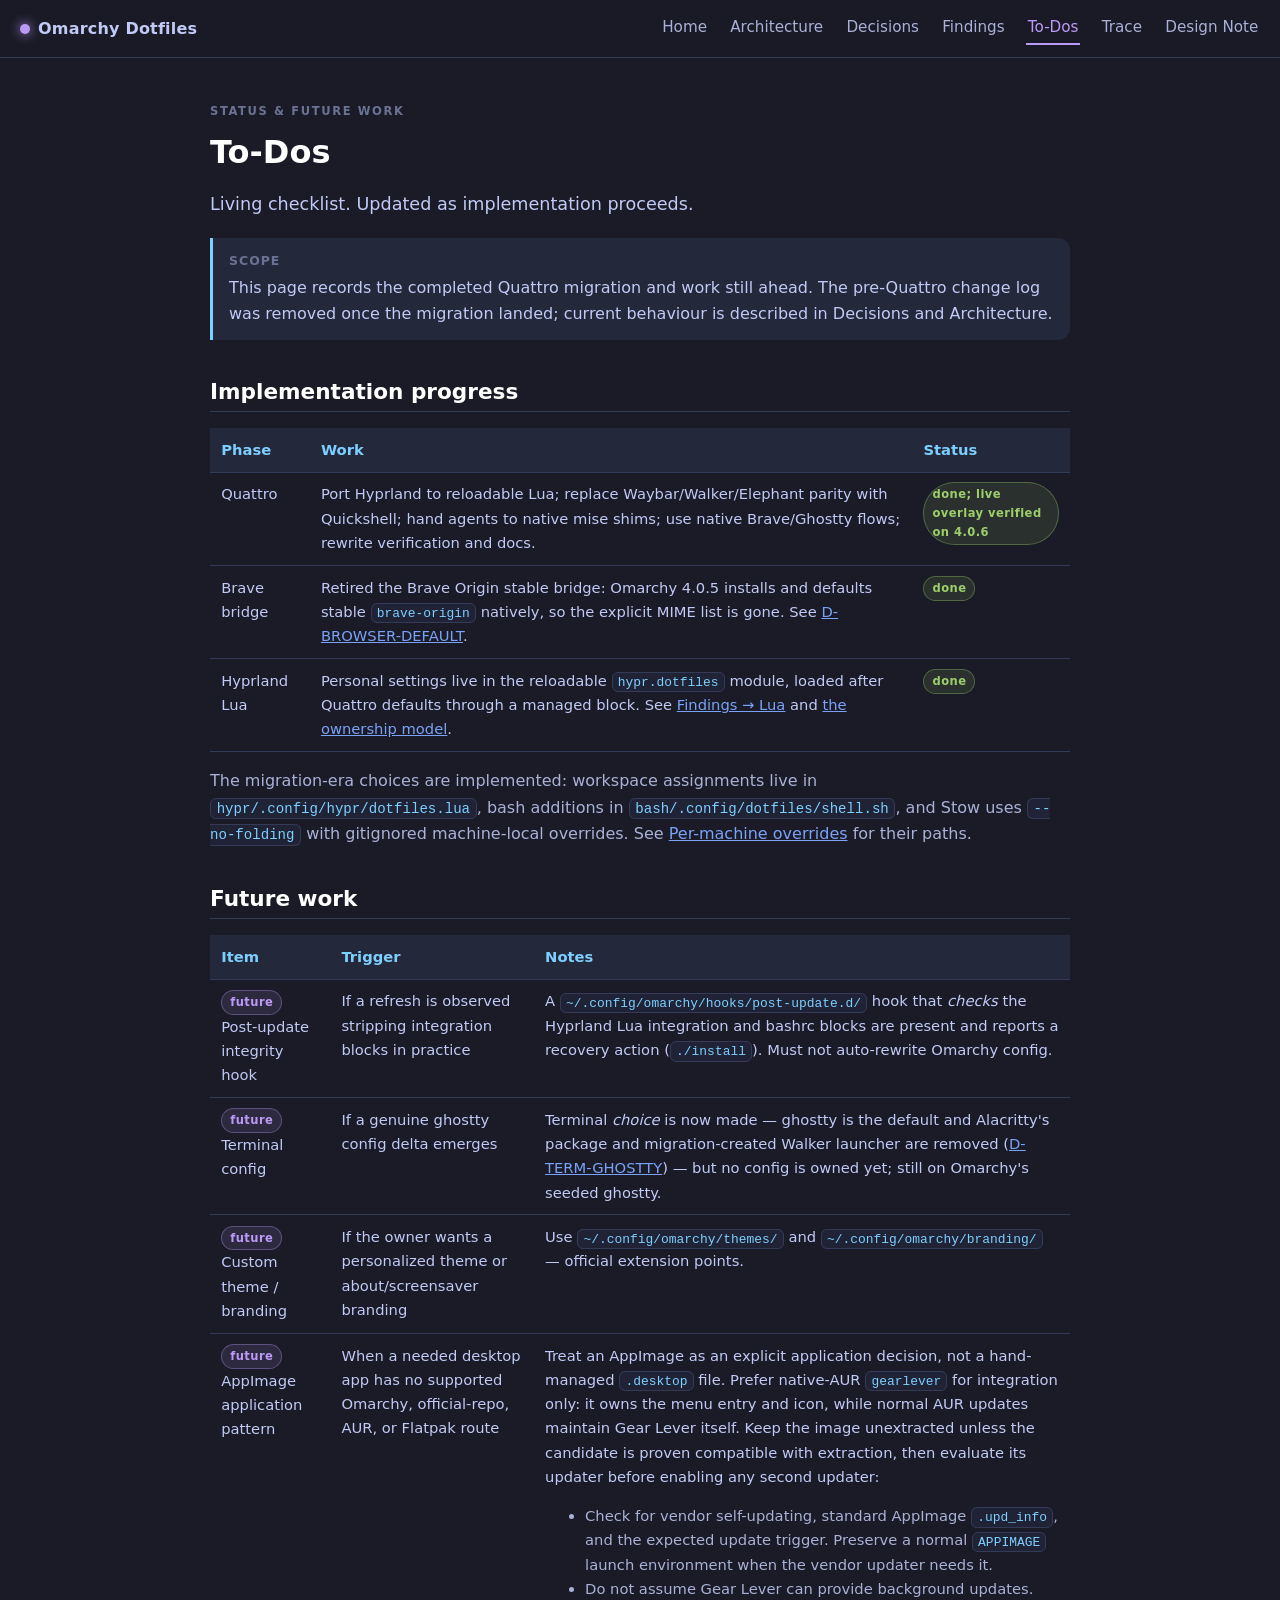
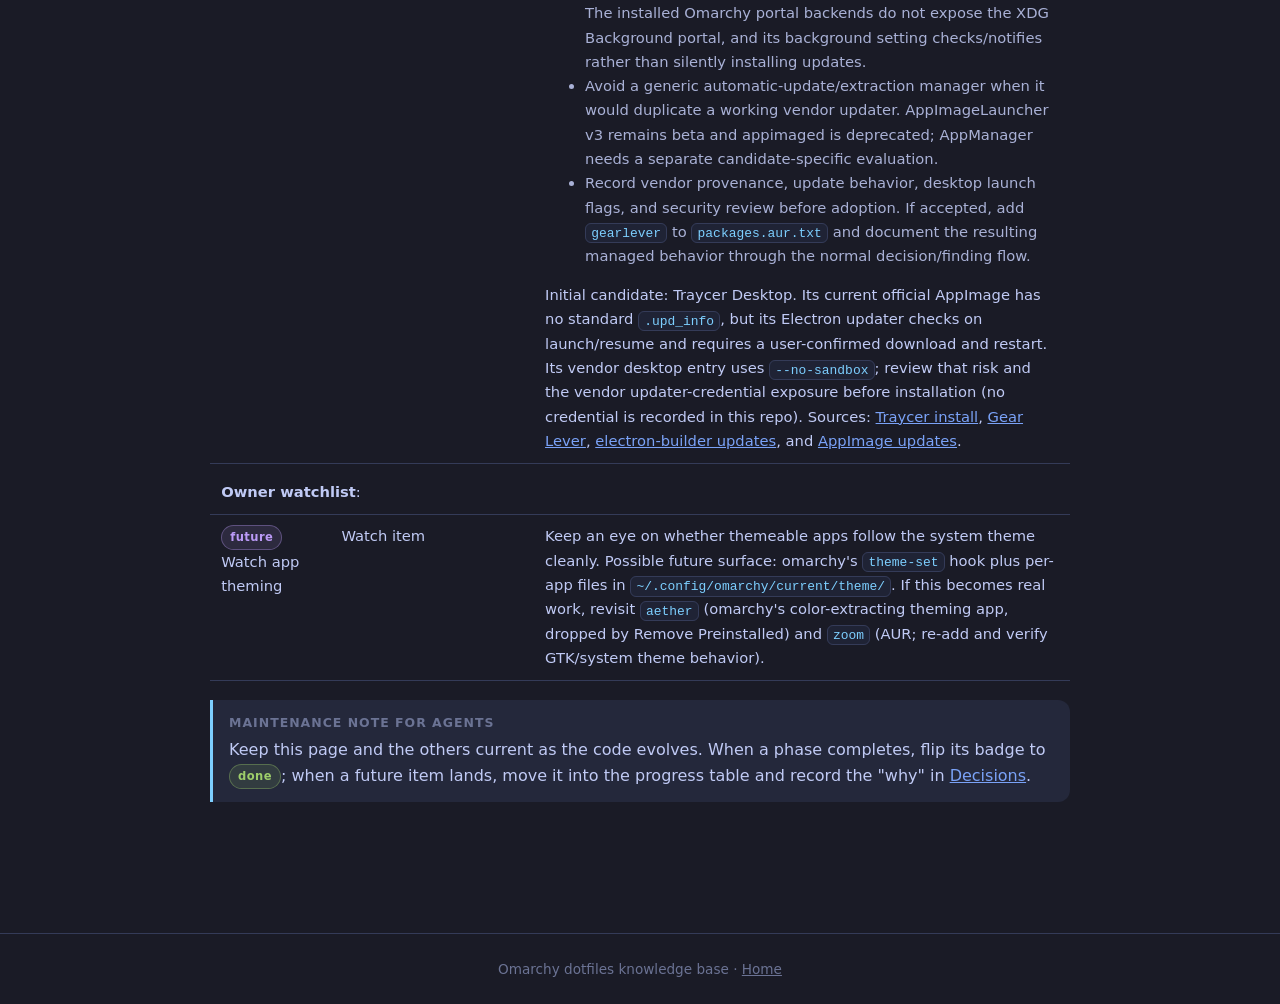
<file: docs/todos.html>
<!doctype html>
<html lang="en">
  <head>
    <meta charset="utf-8" />
    <meta name="viewport" content="width=device-width, initial-scale=1" />
    <title>To-Dos — Omarchy Dotfiles</title>
    <link rel="stylesheet" href="style.css" />
  </head>
  <body>
    <nav class="topnav">
      <a class="brand" href="index.html"
        ><span class="dot"></span> Omarchy Dotfiles</a
      >
      <a class="nav" href="index.html">Home</a>
      <a class="nav" href="architecture.html">Architecture</a>
      <a class="nav" href="decisions.html">Decisions</a>
      <a class="nav" href="findings.html">Findings</a>
      <a class="nav" href="todos.html" aria-current="page">To-Dos</a>
      <a class="nav" href="traceability.html">Trace</a>
      <a class="nav" href="augmentation-approach.html">Design Note</a>
    </nav>

    <div class="container">
      <p class="eyebrow">Status &amp; Future Work</p>
      <h1>To-Dos</h1>
      <p class="lead">Living checklist. Updated as implementation proceeds.</p>
      <div class="callout note">
        <span class="label">Scope</span>
        This page records the completed Quattro migration and work still ahead.
        The pre-Quattro change log was removed once the migration landed;
        current behaviour is described in Decisions and Architecture.
      </div>

      <h2>Implementation progress</h2>
      <table>
        <thead>
          <tr>
            <th>Phase</th>
            <th>Work</th>
            <th>Status</th>
          </tr>
        </thead>
        <tbody>
          <tr>
            <td>Quattro</td>
            <td>
              Port Hyprland to reloadable Lua; replace Waybar/Walker/Elephant
              parity with Quickshell; hand agents to native mise shims; use
              native Brave/Ghostty flows; rewrite verification and docs.
            </td>
            <td>
              <span class="badge badge-done"
                >done; live overlay verified on 4.0.6</span
              >
            </td>
          </tr>
          <tr>
            <td>Brave bridge</td>
            <td>
              Retired the Brave Origin stable bridge: Omarchy 4.0.5 installs and
              defaults stable <code>brave-origin</code> natively, so the
              explicit MIME list is gone. See
              <a href="decisions.html#D-BROWSER-DEFAULT">D-BROWSER-DEFAULT</a>.
            </td>
            <td><span class="badge badge-done">done</span></td>
          </tr>
          <tr>
            <td>Hyprland Lua</td>
            <td>
              Personal settings live in the reloadable
              <code>hypr.dotfiles</code> module, loaded after Quattro defaults
              through a managed block. See
              <a href="findings.html#F-LUA">Findings → Lua</a> and
              <a href="architecture.html">the ownership model</a>.
            </td>
            <td><span class="badge badge-done">done</span></td>
          </tr>
        </tbody>
      </table>

      <p>
        The migration-era choices are implemented: workspace assignments live in
        <code>hypr/.config/hypr/dotfiles.lua</code>, bash additions in
        <code>bash/.config/dotfiles/shell.sh</code>, and Stow uses
        <code>--no-folding</code> with gitignored machine-local overrides. See
        <a href="../README.md#per-machine-overrides">Per-machine overrides</a>
        for their paths.
      </p>

      <h2>Future work</h2>
      <table>
        <thead>
          <tr>
            <th>Item</th>
            <th>Trigger</th>
            <th>Notes</th>
          </tr>
        </thead>
        <tbody>
          <tr>
            <td>
              <span class="badge badge-future">future</span> Post-update
              integrity hook
            </td>
            <td>
              If a refresh is observed stripping integration blocks in practice
            </td>
            <td>
              A <code>~/.config/omarchy/hooks/post-update.d/</code> hook that
              <em>checks</em> the Hyprland Lua integration and bashrc blocks are
              present and reports a recovery action (<code>./install</code>).
              Must not auto-rewrite Omarchy config.
            </td>
          </tr>
          <tr>
            <td>
              <span class="badge badge-future">future</span> Terminal config
            </td>
            <td>If a genuine ghostty config delta emerges</td>
            <td>
              Terminal <em>choice</em> is now made — ghostty is the default and
              Alacritty's package and migration-created Walker launcher are
              removed (<a href="decisions.html#D-TERM-GHOSTTY">D-TERM-GHOSTTY</a
              >) — but no config is owned yet; still on Omarchy's seeded
              ghostty.
            </td>
          </tr>
          <tr>
            <td>
              <span class="badge badge-future">future</span> Custom theme /
              branding
            </td>
            <td>
              If the owner wants a personalized theme or about/screensaver
              branding
            </td>
            <td>
              Use <code>~/.config/omarchy/themes/</code> and
              <code>~/.config/omarchy/branding/</code> — official extension
              points.
            </td>
          </tr>
          <tr>
            <td>
              <span class="badge badge-future">future</span> AppImage
              application pattern
            </td>
            <td>
              When a needed desktop app has no supported Omarchy, official-repo,
              AUR, or Flatpak route
            </td>
            <td>
              Treat an AppImage as an explicit application decision, not a
              hand-managed <code>.desktop</code> file. Prefer native-AUR
              <code>gearlever</code> for integration only: it owns the menu
              entry and icon, while normal AUR updates maintain Gear Lever
              itself. Keep the image unextracted unless the candidate is proven
              compatible with extraction, then evaluate its updater before
              enabling any second updater:
              <ul>
                <li>
                  Check for vendor self-updating, standard AppImage
                  <code>.upd_info</code>, and the expected update trigger.
                  Preserve a normal <code>APPIMAGE</code> launch environment
                  when the vendor updater needs it.
                </li>
                <li>
                  Do not assume Gear Lever can provide background updates. The
                  installed Omarchy portal backends do not expose the XDG
                  Background portal, and its background setting checks/notifies
                  rather than silently installing updates.
                </li>
                <li>
                  Avoid a generic automatic-update/extraction manager when it
                  would duplicate a working vendor updater. AppImageLauncher v3
                  remains beta and appimaged is deprecated; AppManager needs a
                  separate candidate-specific evaluation.
                </li>
                <li>
                  Record vendor provenance, update behavior, desktop launch
                  flags, and security review before adoption. If accepted, add
                  <code>gearlever</code> to <code>packages.aur.txt</code> and
                  document the resulting managed behavior through the normal
                  decision/finding flow.
                </li>
              </ul>
              Initial candidate: Traycer Desktop. Its current official AppImage
              has no standard <code>.upd_info</code>, but its Electron updater
              checks on launch/resume and requires a user-confirmed download and
              restart. Its vendor desktop entry uses <code>--no-sandbox</code>;
              review that risk and the vendor updater-credential exposure before
              installation (no credential is recorded in this repo). Sources:
              <a href="https://docs.traycer.ai/install">Traycer install</a>,
              <a href="https://github.com/mijorus/gearlever">Gear Lever</a>,
              <a href="https://www.electron.build/docs/features/auto-update/"
                >electron-builder updates</a
              >, and
              <a
                href="https://docs.appimage.org/packaging-guide/optional/updates.html"
                >AppImage updates</a
              >.
            </td>
          </tr>
          <tr>
            <td colspan="3" style="padding-top: 1rem">
              <strong>Owner watchlist</strong>:
            </td>
          </tr>
          <tr>
            <td>
              <span class="badge badge-future">future</span> Watch app theming
            </td>
            <td>Watch item</td>
            <td>
              Keep an eye on whether themeable apps follow the system theme
              cleanly. Possible future surface: omarchy's
              <code>theme-set</code> hook plus per-app files in
              <code>~/.config/omarchy/current/theme/</code>. If this becomes
              real work, revisit <code>aether</code> (omarchy's color-extracting
              theming app, dropped by Remove Preinstalled) and
              <code>zoom</code> (AUR; re-add and verify GTK/system theme
              behavior).
            </td>
          </tr>
        </tbody>
      </table>

      <div class="callout note">
        <span class="label">Maintenance note for agents</span>
        Keep this page and the others current as the code evolves. When a phase
        completes, flip its badge to
        <span class="badge badge-done">done</span>; when a future item lands,
        move it into the progress table and record the "why" in
        <a href="decisions.html">Decisions</a>.
      </div>
    </div>

    <footer>
      Omarchy dotfiles knowledge base · <a href="index.html">Home</a>
    </footer>
  </body>
</html>
</file>
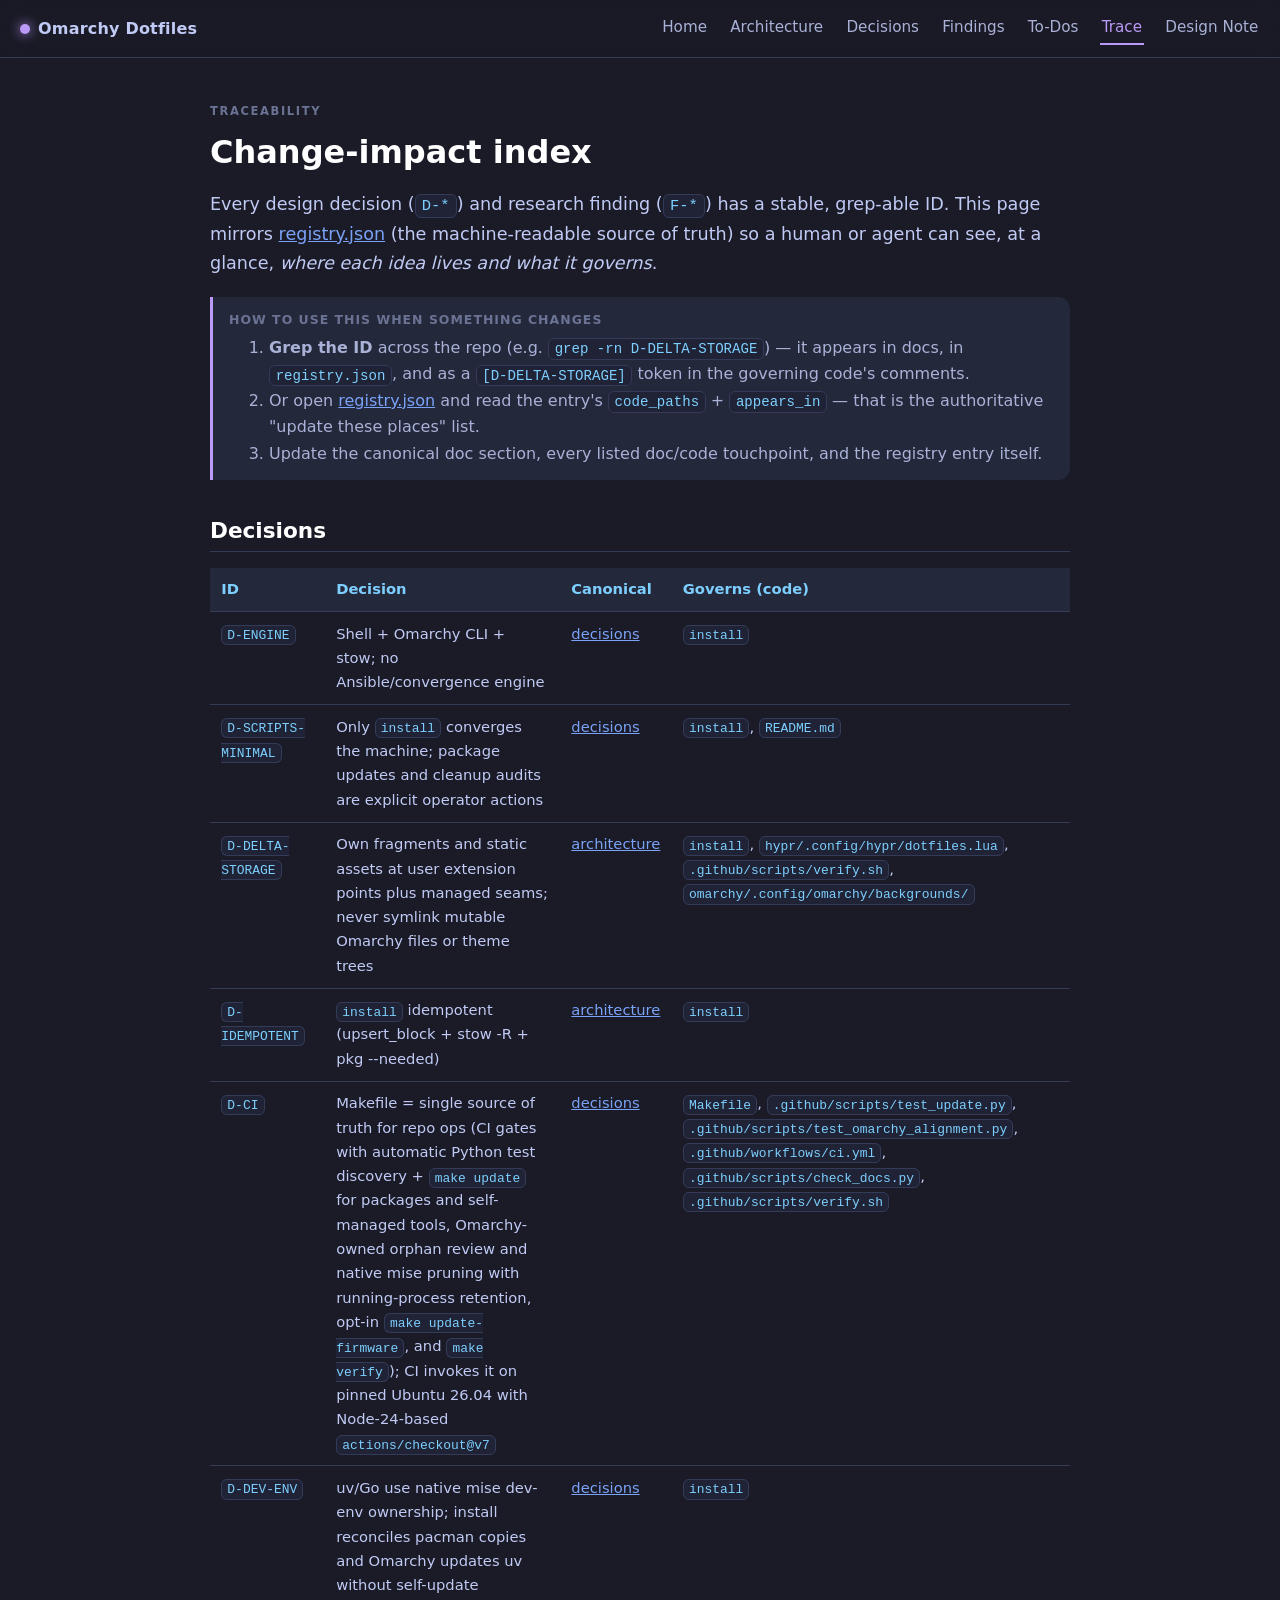
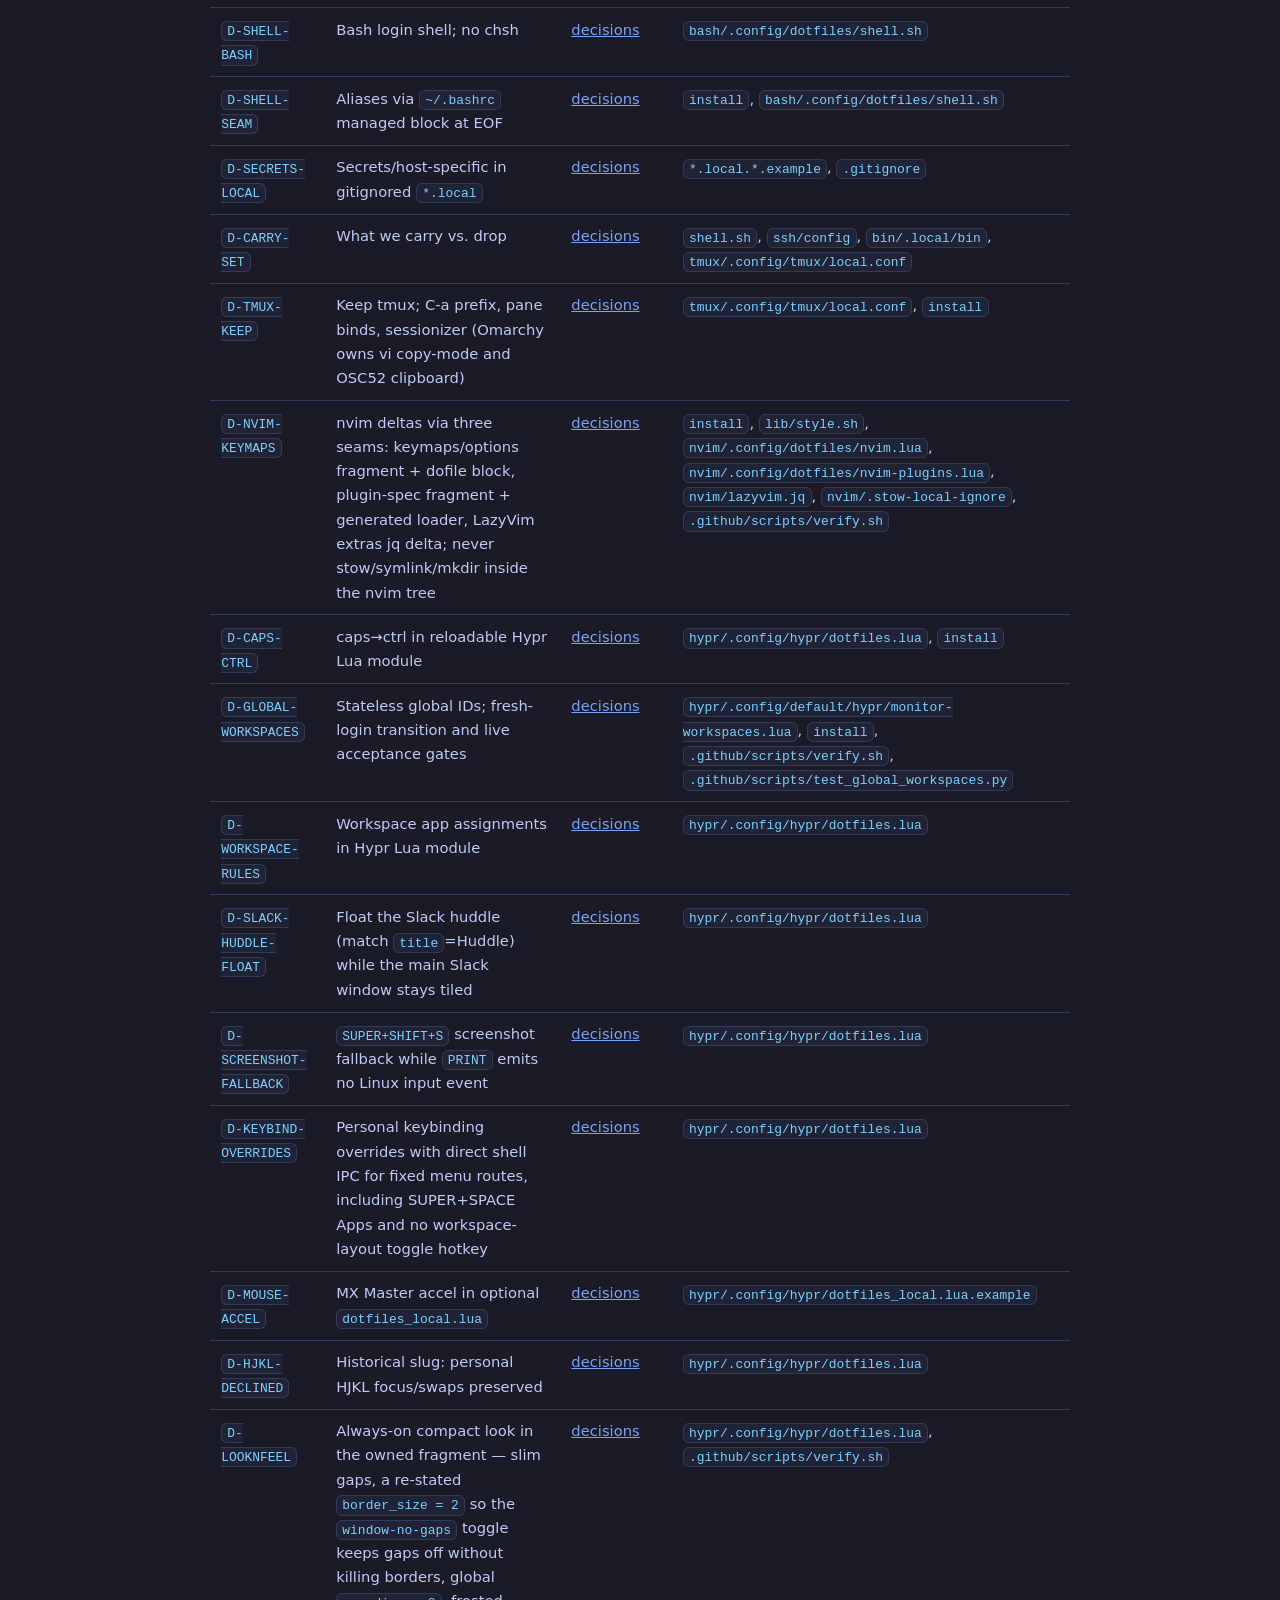
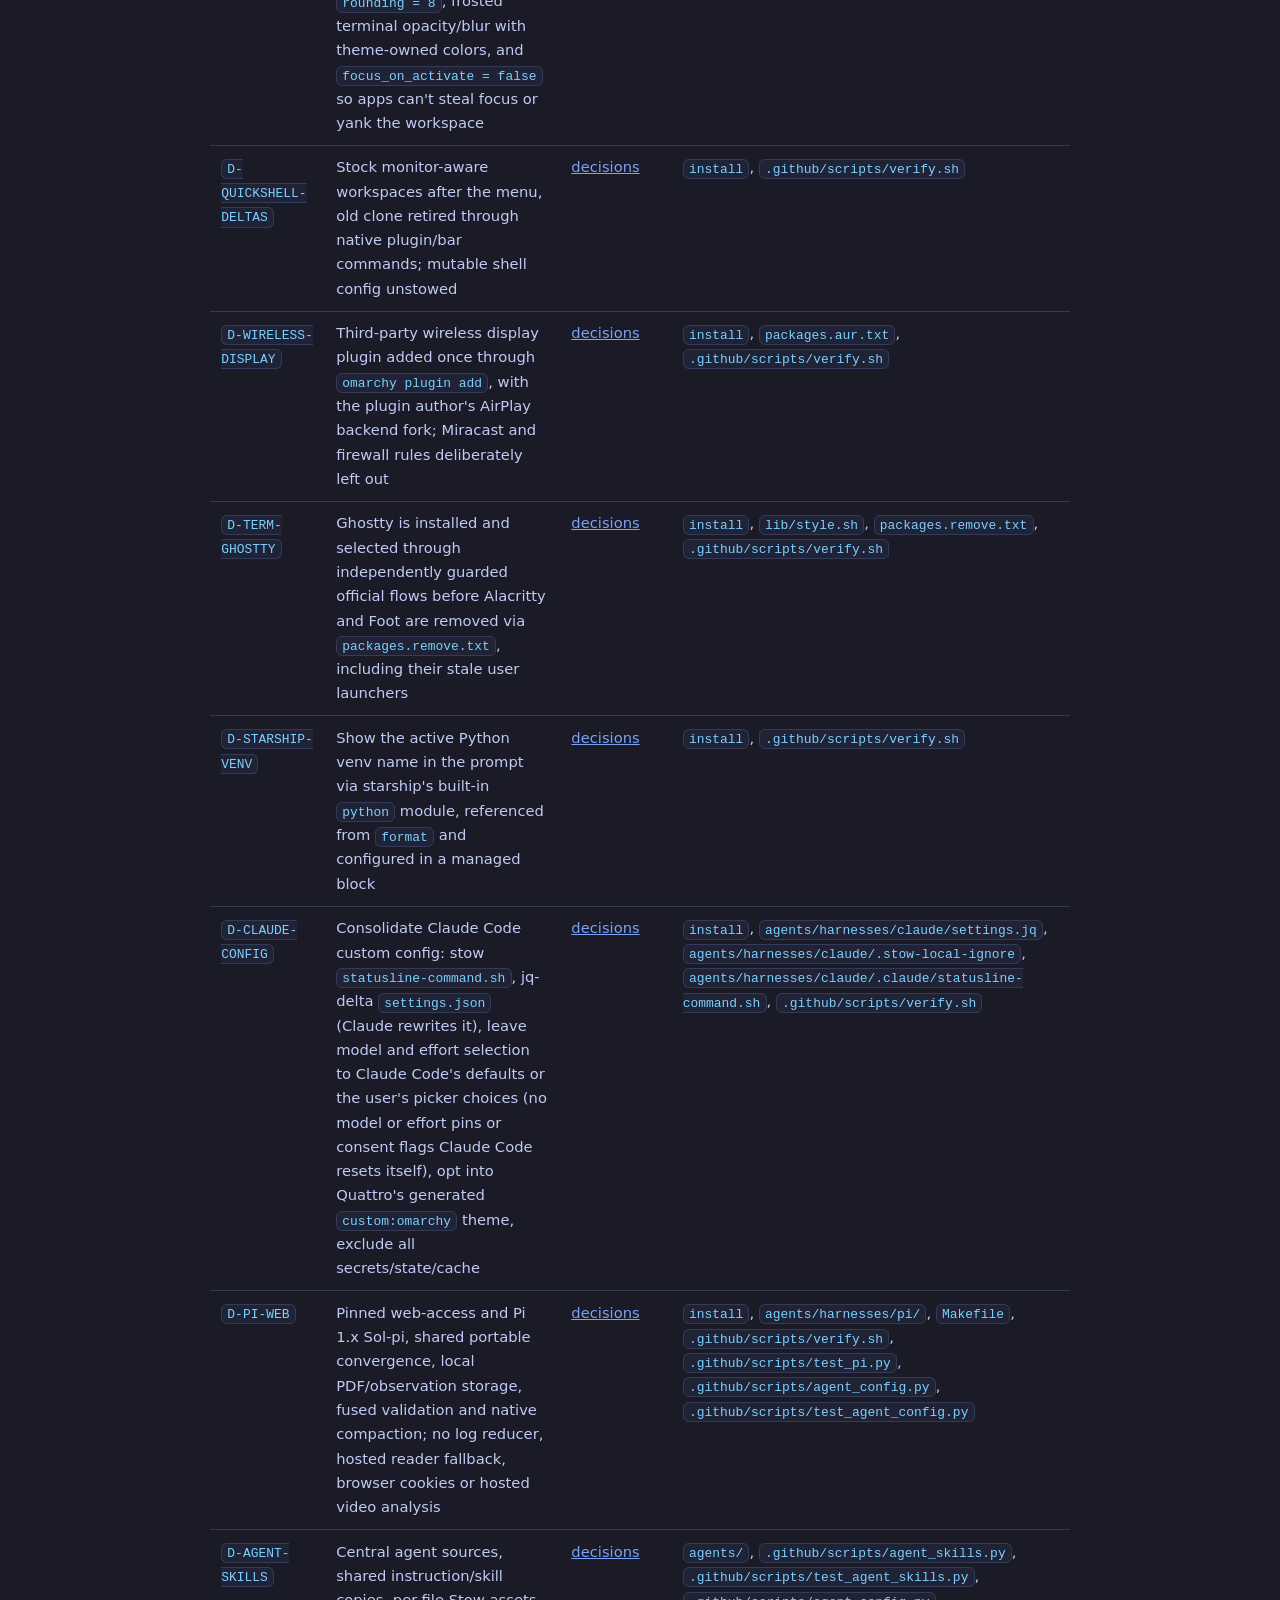
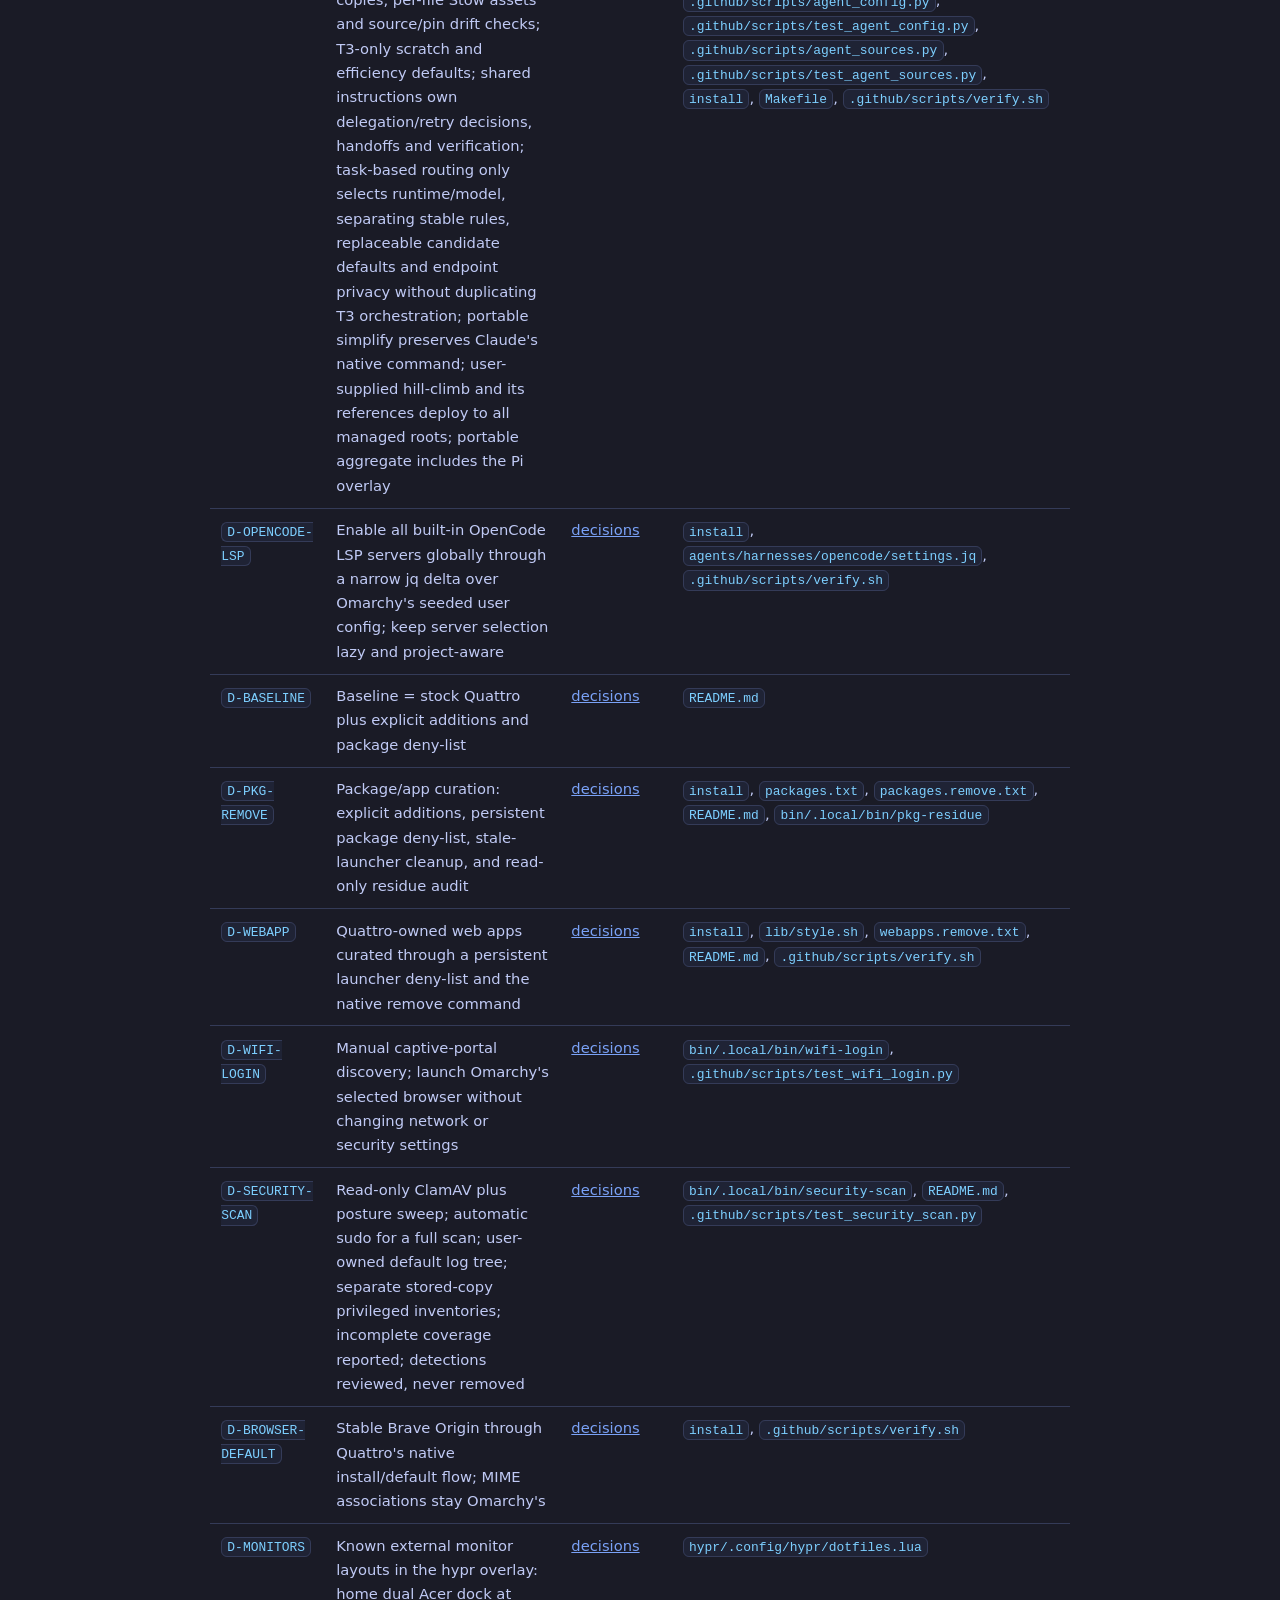
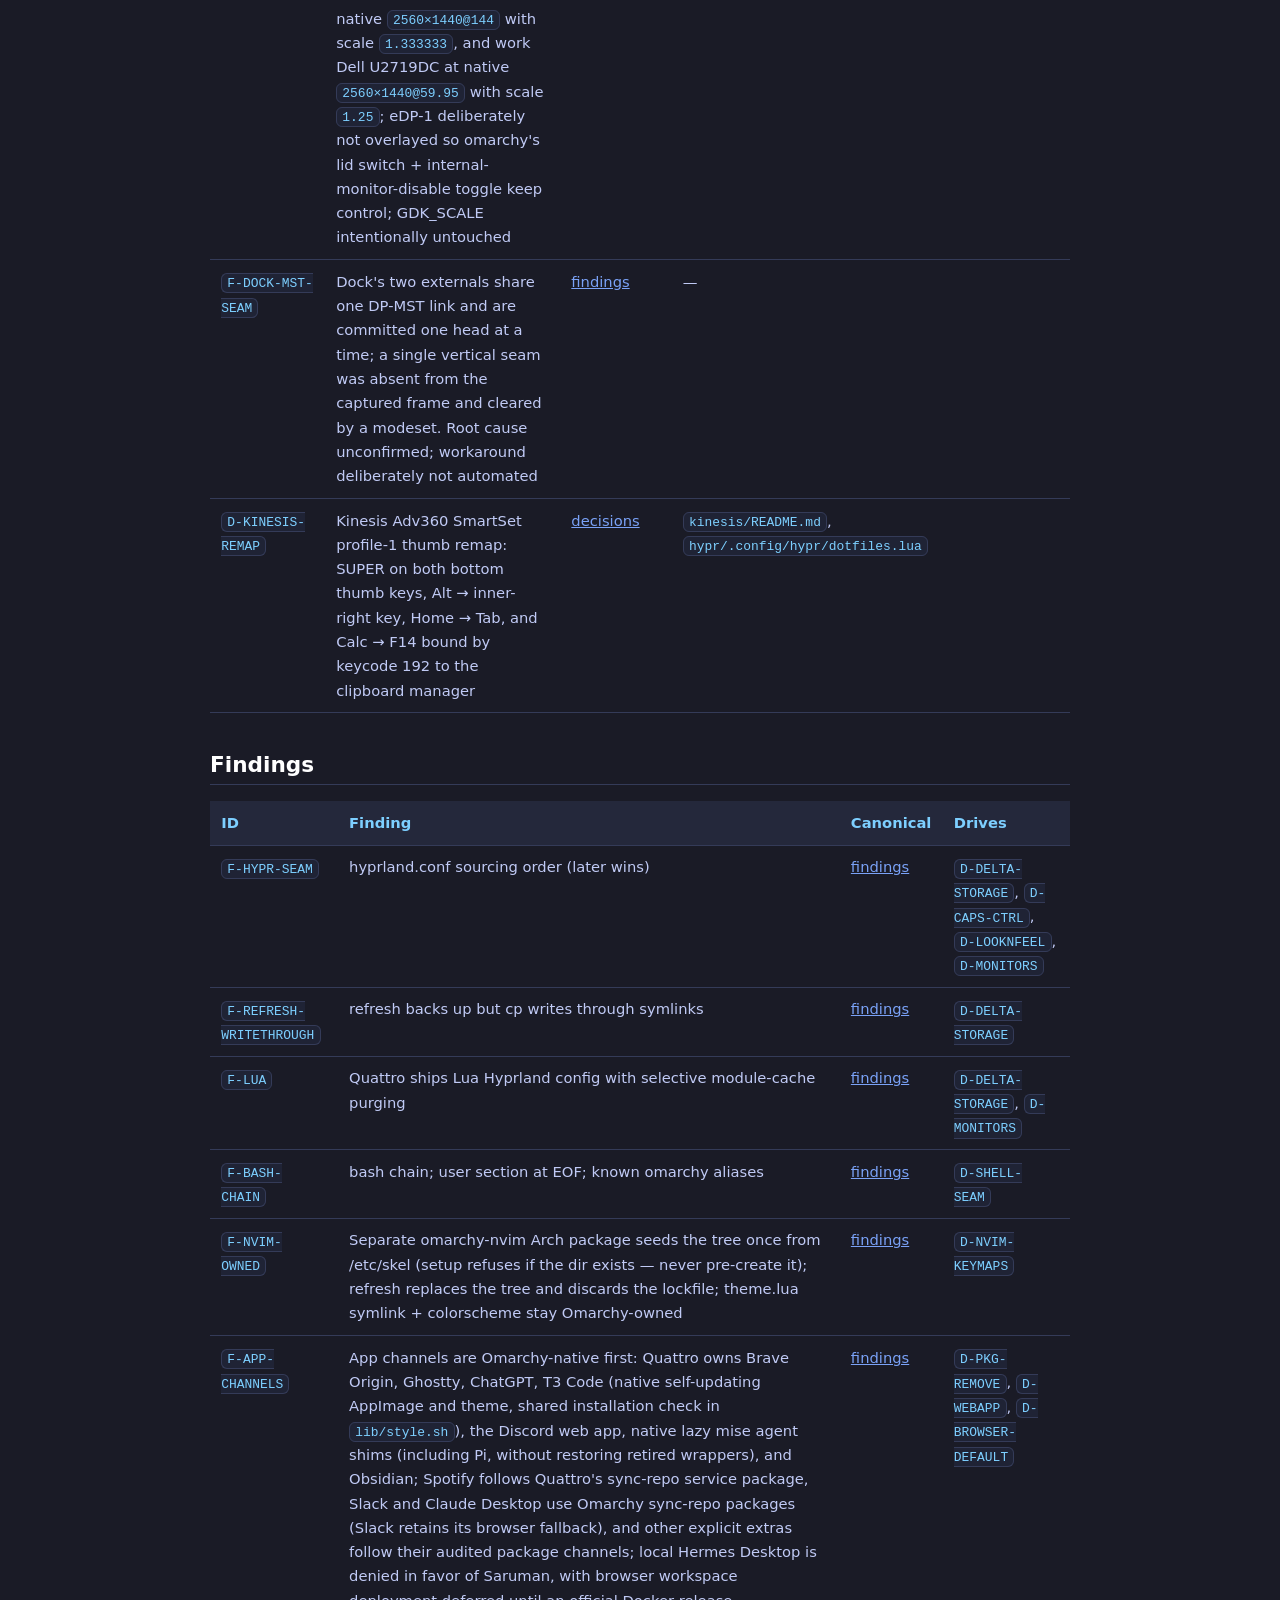
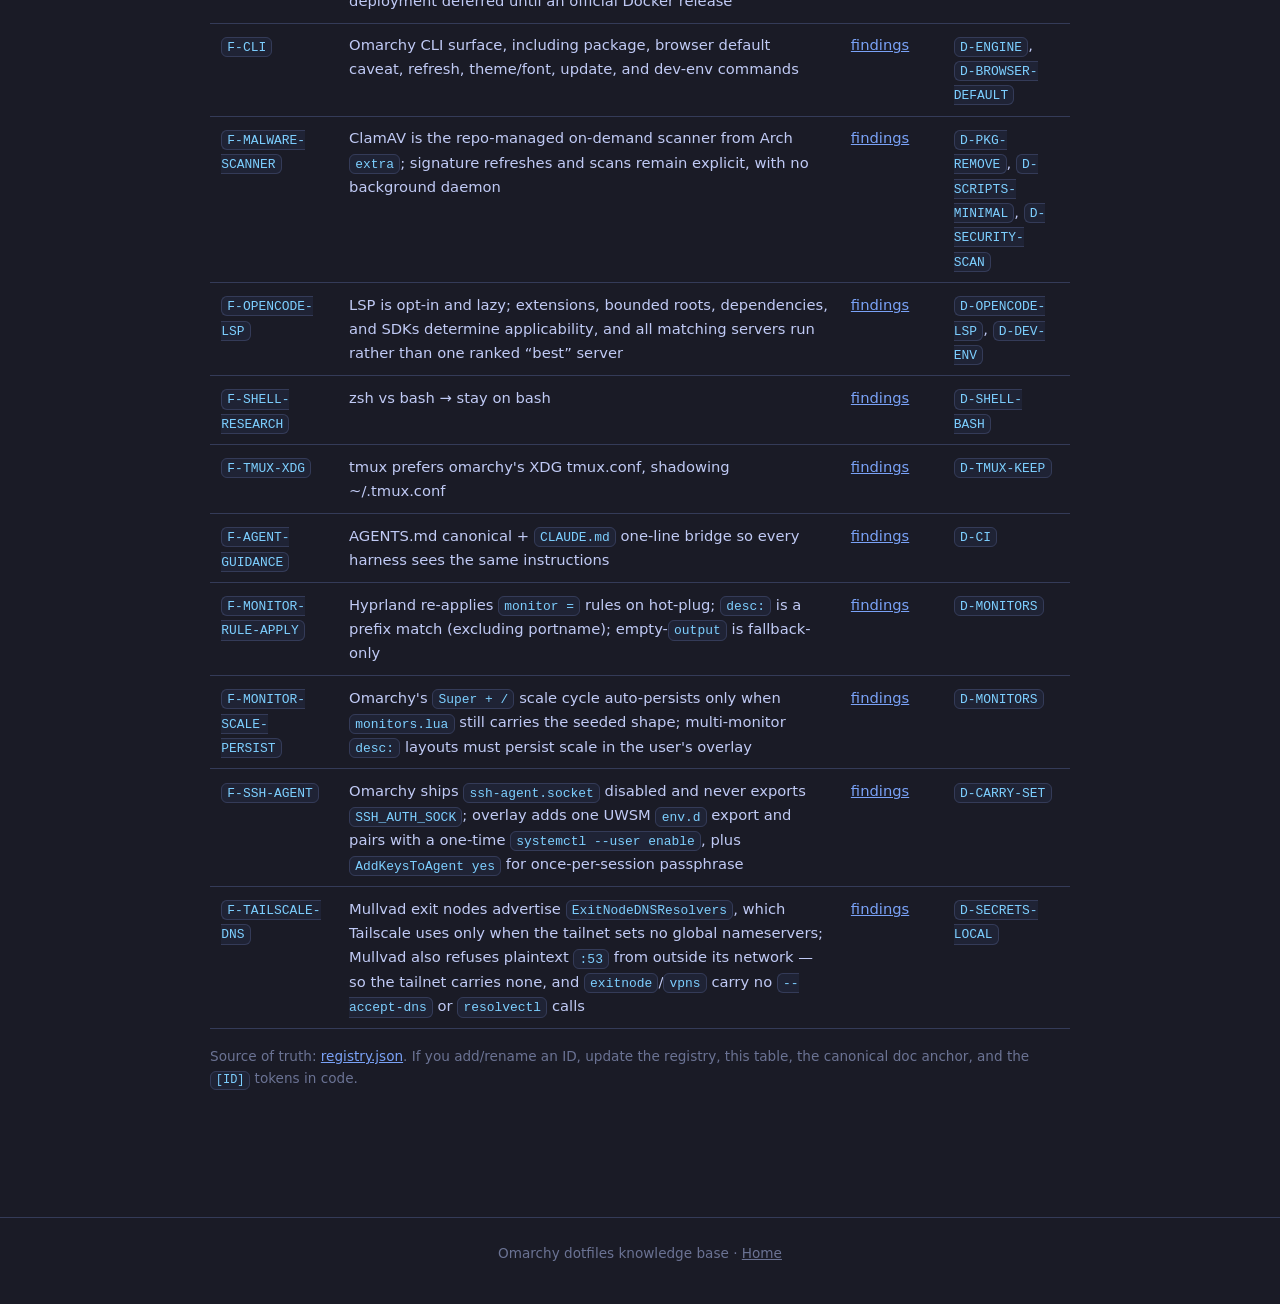
<file: docs/traceability.html>
<!doctype html>
<html lang="en">
  <head>
    <meta charset="utf-8" />
    <meta name="viewport" content="width=device-width, initial-scale=1" />
    <title>Traceability — Omarchy Dotfiles</title>
    <link rel="stylesheet" href="style.css" />
  </head>
  <body>
    <nav class="topnav">
      <a class="brand" href="index.html"
        ><span class="dot"></span> Omarchy Dotfiles</a
      >
      <a class="nav" href="index.html">Home</a>
      <a class="nav" href="architecture.html">Architecture</a>
      <a class="nav" href="decisions.html">Decisions</a>
      <a class="nav" href="findings.html">Findings</a>
      <a class="nav" href="todos.html">To-Dos</a>
      <a class="nav" href="traceability.html" aria-current="page">Trace</a>
      <a class="nav" href="augmentation-approach.html">Design Note</a>
    </nav>

    <div class="container">
      <p class="eyebrow">Traceability</p>
      <h1>Change-impact index</h1>
      <p class="lead">
        Every design decision (<code>D-*</code>) and research finding
        (<code>F-*</code>) has a stable, grep-able ID. This page mirrors
        <a href="registry.json">registry.json</a> (the machine-readable source
        of truth) so a human or agent can see, at a glance,
        <em>where each idea lives and what it governs</em>.
      </p>

      <div class="callout key">
        <span class="label">How to use this when something changes</span>
        <ol style="margin: 0.3rem 0 0">
          <li>
            <strong>Grep the ID</strong> across the repo (e.g.
            <code>grep -rn D-DELTA-STORAGE</code>) — it appears in docs, in
            <code>registry.json</code>, and as a
            <code>[D-DELTA-STORAGE]</code> token in the governing code's
            comments.
          </li>
          <li>
            Or open <a href="registry.json">registry.json</a> and read the
            entry's <code>code_paths</code> + <code>appears_in</code> — that is
            the authoritative "update these places" list.
          </li>
          <li>
            Update the canonical doc section, every listed doc/code touchpoint,
            and the registry entry itself.
          </li>
        </ol>
      </div>

      <h2>Decisions</h2>
      <table>
        <thead>
          <tr>
            <th>ID</th>
            <th>Decision</th>
            <th>Canonical</th>
            <th>Governs (code)</th>
          </tr>
        </thead>
        <tbody>
          <tr>
            <td><code>D-ENGINE</code></td>
            <td>Shell + Omarchy CLI + stow; no Ansible/convergence engine</td>
            <td><a href="decisions.html#D-ENGINE">decisions</a></td>
            <td><code>install</code></td>
          </tr>
          <tr>
            <td><code>D-SCRIPTS-MINIMAL</code></td>
            <td>
              Only <code>install</code> converges the machine; package updates
              and cleanup audits are explicit operator actions
            </td>
            <td><a href="decisions.html#D-SCRIPTS-MINIMAL">decisions</a></td>
            <td><code>install</code>, <code>README.md</code></td>
          </tr>
          <tr>
            <td><code>D-DELTA-STORAGE</code></td>
            <td>
              Own fragments and static assets at user extension points plus
              managed seams; never symlink mutable Omarchy files or theme trees
            </td>
            <td>
              <a href="architecture.html#D-DELTA-STORAGE">architecture</a>
            </td>
            <td>
              <code>install</code>, <code>hypr/.config/hypr/dotfiles.lua</code>,
              <code>.github/scripts/verify.sh</code>,
              <code>omarchy/.config/omarchy/backgrounds/</code>
            </td>
          </tr>
          <tr>
            <td><code>D-IDEMPOTENT</code></td>
            <td>
              <code>install</code> idempotent (upsert_block + stow -R + pkg
              --needed)
            </td>
            <td><a href="architecture.html#D-IDEMPOTENT">architecture</a></td>
            <td><code>install</code></td>
          </tr>
          <tr>
            <td><code>D-CI</code></td>
            <td>
              Makefile = single source of truth for repo ops (CI gates with
              automatic Python test discovery +
              <code>make update</code> for packages and self-managed tools,
              Omarchy-owned orphan review and native mise pruning with
              running-process retention, opt-in
              <code>make update-firmware</code>, and <code>make verify</code>);
              CI invokes it on pinned Ubuntu 26.04 with Node-24-based
              <code>actions/checkout@v7</code>
            </td>
            <td><a href="decisions.html#D-CI">decisions</a></td>
            <td>
              <code>Makefile</code>,
              <code>.github/scripts/test_update.py</code>,
              <code>.github/scripts/test_omarchy_alignment.py</code>,
              <code>.github/workflows/ci.yml</code>,
              <code>.github/scripts/check_docs.py</code>,
              <code>.github/scripts/verify.sh</code>
            </td>
          </tr>
          <tr>
            <td><code>D-DEV-ENV</code></td>
            <td>
              uv/Go use native mise dev-env ownership; install reconciles pacman
              copies and Omarchy updates uv without self-update
            </td>
            <td><a href="decisions.html#D-DEV-ENV">decisions</a></td>
            <td><code>install</code></td>
          </tr>
          <tr>
            <td><code>D-SHELL-BASH</code></td>
            <td>Bash login shell; no chsh</td>
            <td><a href="decisions.html#D-SHELL-BASH">decisions</a></td>
            <td><code>bash/.config/dotfiles/shell.sh</code></td>
          </tr>
          <tr>
            <td><code>D-SHELL-SEAM</code></td>
            <td>Aliases via <code>~/.bashrc</code> managed block at EOF</td>
            <td><a href="decisions.html#D-SHELL-SEAM">decisions</a></td>
            <td>
              <code>install</code>, <code>bash/.config/dotfiles/shell.sh</code>
            </td>
          </tr>
          <tr>
            <td><code>D-SECRETS-LOCAL</code></td>
            <td>Secrets/host-specific in gitignored <code>*.local</code></td>
            <td><a href="decisions.html#D-SECRETS-LOCAL">decisions</a></td>
            <td><code>*.local.*.example</code>, <code>.gitignore</code></td>
          </tr>
          <tr>
            <td><code>D-CARRY-SET</code></td>
            <td>What we carry vs. drop</td>
            <td><a href="decisions.html#D-CARRY-SET">decisions</a></td>
            <td>
              <code>shell.sh</code>, <code>ssh/config</code>,
              <code>bin/.local/bin</code>,
              <code>tmux/.config/tmux/local.conf</code>
            </td>
          </tr>
          <tr>
            <td><code>D-TMUX-KEEP</code></td>
            <td>
              Keep tmux; C-a prefix, pane binds, sessionizer (Omarchy owns vi
              copy-mode and OSC52 clipboard)
            </td>
            <td><a href="decisions.html#D-TMUX-KEEP">decisions</a></td>
            <td>
              <code>tmux/.config/tmux/local.conf</code>, <code>install</code>
            </td>
          </tr>
          <tr>
            <td><code>D-NVIM-KEYMAPS</code></td>
            <td>
              nvim deltas via three seams: keymaps/options fragment + dofile
              block, plugin-spec fragment + generated loader, LazyVim extras jq
              delta; never stow/symlink/mkdir inside the nvim tree
            </td>
            <td><a href="decisions.html#D-NVIM-KEYMAPS">decisions</a></td>
            <td>
              <code>install</code>, <code>lib/style.sh</code>,
              <code>nvim/.config/dotfiles/nvim.lua</code>,
              <code>nvim/.config/dotfiles/nvim-plugins.lua</code>,
              <code>nvim/lazyvim.jq</code>,
              <code>nvim/.stow-local-ignore</code>,
              <code>.github/scripts/verify.sh</code>
            </td>
          </tr>
          <tr>
            <td><code>D-CAPS-CTRL</code></td>
            <td>caps→ctrl in reloadable Hypr Lua module</td>
            <td><a href="decisions.html#D-CAPS-CTRL">decisions</a></td>
            <td>
              <code>hypr/.config/hypr/dotfiles.lua</code>, <code>install</code>
            </td>
          </tr>
          <tr>
            <td><code>D-GLOBAL-WORKSPACES</code></td>
            <td>
              Stateless global IDs; fresh-login transition and live acceptance
              gates
            </td>
            <td><a href="decisions.html#D-GLOBAL-WORKSPACES">decisions</a></td>
            <td>
              <code>hypr/.config/default/hypr/monitor-workspaces.lua</code>,
              <code>install</code>, <code>.github/scripts/verify.sh</code>,
              <code>.github/scripts/test_global_workspaces.py</code>
            </td>
          </tr>
          <tr>
            <td><code>D-WORKSPACE-RULES</code></td>
            <td>Workspace app assignments in Hypr Lua module</td>
            <td><a href="decisions.html#D-WORKSPACE-RULES">decisions</a></td>
            <td><code>hypr/.config/hypr/dotfiles.lua</code></td>
          </tr>
          <tr>
            <td><code>D-SLACK-HUDDLE-FLOAT</code></td>
            <td>
              Float the Slack huddle (match <code>title</code>=Huddle) while the
              main Slack window stays tiled
            </td>
            <td>
              <a href="decisions.html#D-SLACK-HUDDLE-FLOAT">decisions</a>
            </td>
            <td><code>hypr/.config/hypr/dotfiles.lua</code></td>
          </tr>
          <tr>
            <td><code>D-SCREENSHOT-FALLBACK</code></td>
            <td>
              <code>SUPER+SHIFT+S</code> screenshot fallback while
              <code>PRINT</code> emits no Linux input event
            </td>
            <td>
              <a href="decisions.html#D-SCREENSHOT-FALLBACK">decisions</a>
            </td>
            <td><code>hypr/.config/hypr/dotfiles.lua</code></td>
          </tr>
          <tr>
            <td><code>D-KEYBIND-OVERRIDES</code></td>
            <td>
              Personal keybinding overrides with direct shell IPC for fixed menu
              routes, including SUPER+SPACE Apps and no workspace-layout toggle
              hotkey
            </td>
            <td>
              <a href="decisions.html#D-KEYBIND-OVERRIDES">decisions</a>
            </td>
            <td><code>hypr/.config/hypr/dotfiles.lua</code></td>
          </tr>
          <tr>
            <td><code>D-MOUSE-ACCEL</code></td>
            <td>MX Master accel in optional <code>dotfiles_local.lua</code></td>
            <td><a href="decisions.html#D-MOUSE-ACCEL">decisions</a></td>
            <td><code>hypr/.config/hypr/dotfiles_local.lua.example</code></td>
          </tr>
          <tr>
            <td><code>D-HJKL-DECLINED</code></td>
            <td>Historical slug: personal HJKL focus/swaps preserved</td>
            <td><a href="decisions.html#D-HJKL-DECLINED">decisions</a></td>
            <td><code>hypr/.config/hypr/dotfiles.lua</code></td>
          </tr>
          <tr>
            <td><code>D-LOOKNFEEL</code></td>
            <td>
              Always-on compact look in the owned fragment — slim gaps, a
              re-stated <code>border_size = 2</code> so the
              <code>window-no-gaps</code> toggle keeps gaps off without killing
              borders, global <code>rounding = 8</code>, frosted terminal
              opacity/blur with theme-owned colors, and
              <code>focus_on_activate = false</code> so apps can't steal focus
              or yank the workspace
            </td>
            <td><a href="decisions.html#D-LOOKNFEEL">decisions</a></td>
            <td>
              <code>hypr/.config/hypr/dotfiles.lua</code>,
              <code>.github/scripts/verify.sh</code>
            </td>
          </tr>
          <tr>
            <td><code>D-QUICKSHELL-DELTAS</code></td>
            <td>
              Stock monitor-aware workspaces after the menu, old clone retired
              through native plugin/bar commands; mutable shell config unstowed
            </td>
            <td>
              <a href="decisions.html#D-QUICKSHELL-DELTAS">decisions</a>
            </td>
            <td>
              <code>install</code>, <code>.github/scripts/verify.sh</code>
            </td>
          </tr>
          <tr>
            <td><code>D-WIRELESS-DISPLAY</code></td>
            <td>
              Third-party wireless display plugin added once through
              <code>omarchy plugin add</code>, with the plugin author's AirPlay
              backend fork; Miracast and firewall rules deliberately left out
            </td>
            <td>
              <a href="decisions.html#D-WIRELESS-DISPLAY">decisions</a>
            </td>
            <td>
              <code>install</code>, <code>packages.aur.txt</code>,
              <code>.github/scripts/verify.sh</code>
            </td>
          </tr>
          <tr>
            <td><code>D-TERM-GHOSTTY</code></td>
            <td>
              Ghostty is installed and selected through independently guarded
              official flows before Alacritty and Foot are removed via
              <code>packages.remove.txt</code>, including their stale user
              launchers
            </td>
            <td><a href="decisions.html#D-TERM-GHOSTTY">decisions</a></td>
            <td>
              <code>install</code>, <code>lib/style.sh</code>,
              <code>packages.remove.txt</code>,
              <code>.github/scripts/verify.sh</code>
            </td>
          </tr>
          <tr>
            <td><code>D-STARSHIP-VENV</code></td>
            <td>
              Show the active Python venv name in the prompt via starship's
              built-in <code>python</code> module, referenced from
              <code>format</code> and configured in a managed block
            </td>
            <td><a href="decisions.html#D-STARSHIP-VENV">decisions</a></td>
            <td>
              <code>install</code>, <code>.github/scripts/verify.sh</code>
            </td>
          </tr>
          <tr>
            <td><code>D-CLAUDE-CONFIG</code></td>
            <td>
              Consolidate Claude Code custom config: stow
              <code>statusline-command.sh</code>, jq-delta
              <code>settings.json</code> (Claude rewrites it), leave model and
              effort selection to Claude Code's defaults or the user's picker
              choices (no model or effort pins or consent flags Claude Code
              resets itself), opt into Quattro's generated
              <code>custom:omarchy</code> theme, exclude all secrets/state/cache
            </td>
            <td><a href="decisions.html#D-CLAUDE-CONFIG">decisions</a></td>
            <td>
              <code>install</code>,
              <code>agents/harnesses/claude/settings.jq</code>,
              <code>agents/harnesses/claude/.stow-local-ignore</code>,
              <code>agents/harnesses/claude/.claude/statusline-command.sh</code
              >,
              <code>.github/scripts/verify.sh</code>
            </td>
          </tr>
          <tr>
            <td><code>D-PI-WEB</code></td>
            <td>
              Pinned web-access and Pi 1.x Sol-pi, shared portable convergence,
              local PDF/observation storage, fused validation and native
              compaction; no log reducer, hosted reader fallback, browser
              cookies or hosted video analysis
            </td>
            <td><a href="decisions.html#D-PI-WEB">decisions</a></td>
            <td>
              <code>install</code>, <code>agents/harnesses/pi/</code>,
              <code>Makefile</code>, <code>.github/scripts/verify.sh</code>,
              <code>.github/scripts/test_pi.py</code>,
              <code>.github/scripts/agent_config.py</code>,
              <code>.github/scripts/test_agent_config.py</code>
            </td>
          </tr>
          <tr>
            <td><code>D-AGENT-SKILLS</code></td>
            <td>
              Central agent sources, shared instruction/skill copies, per-file
              Stow assets and source/pin drift checks; T3-only scratch and
              efficiency defaults; shared instructions own delegation/retry
              decisions, handoffs and verification; task-based routing only
              selects runtime/model, separating stable rules, replaceable
              candidate defaults and endpoint privacy without duplicating T3
              orchestration; portable simplify preserves Claude's native
              command; user-supplied hill-climb and its references deploy to all
              managed roots; portable aggregate includes the Pi overlay
            </td>
            <td><a href="decisions.html#D-AGENT-SKILLS">decisions</a></td>
            <td>
              <code>agents/</code>,
              <code>.github/scripts/agent_skills.py</code>,
              <code>.github/scripts/test_agent_skills.py</code>,
              <code>.github/scripts/agent_config.py</code>,
              <code>.github/scripts/test_agent_config.py</code>,
              <code>.github/scripts/agent_sources.py</code>,
              <code>.github/scripts/test_agent_sources.py</code>,
              <code>install</code>, <code>Makefile</code>,
              <code>.github/scripts/verify.sh</code>
            </td>
          </tr>
          <tr>
            <td><code>D-OPENCODE-LSP</code></td>
            <td>
              Enable all built-in OpenCode LSP servers globally through a narrow
              jq delta over Omarchy's seeded user config; keep server selection
              lazy and project-aware
            </td>
            <td><a href="decisions.html#D-OPENCODE-LSP">decisions</a></td>
            <td>
              <code>install</code>,
              <code>agents/harnesses/opencode/settings.jq</code>,
              <code>.github/scripts/verify.sh</code>
            </td>
          </tr>
          <tr>
            <td><code>D-BASELINE</code></td>
            <td>
              Baseline = stock Quattro plus explicit additions and package
              deny-list
            </td>
            <td><a href="decisions.html#D-BASELINE">decisions</a></td>
            <td><code>README.md</code></td>
          </tr>
          <tr>
            <td><code>D-PKG-REMOVE</code></td>
            <td>
              Package/app curation: explicit additions, persistent package
              deny-list, stale-launcher cleanup, and read-only residue audit
            </td>
            <td><a href="decisions.html#D-PKG-REMOVE">decisions</a></td>
            <td>
              <code>install</code>, <code>packages.txt</code>,
              <code>packages.remove.txt</code>, <code>README.md</code>,
              <code>bin/.local/bin/pkg-residue</code>
            </td>
          </tr>
          <tr>
            <td><code>D-WEBAPP</code></td>
            <td>
              Quattro-owned web apps curated through a persistent launcher
              deny-list and the native remove command
            </td>
            <td><a href="decisions.html#D-WEBAPP">decisions</a></td>
            <td>
              <code>install</code>, <code>lib/style.sh</code>,
              <code>webapps.remove.txt</code>, <code>README.md</code>,
              <code>.github/scripts/verify.sh</code>
            </td>
          </tr>
          <tr>
            <td><code>D-WIFI-LOGIN</code></td>
            <td>
              Manual captive-portal discovery; launch Omarchy's selected browser
              without changing network or security settings
            </td>
            <td><a href="decisions.html#D-WIFI-LOGIN">decisions</a></td>
            <td>
              <code>bin/.local/bin/wifi-login</code>,
              <code>.github/scripts/test_wifi_login.py</code>
            </td>
          </tr>
          <tr>
            <td><code>D-SECURITY-SCAN</code></td>
            <td>
              Read-only ClamAV plus posture sweep; automatic sudo for a full
              scan; user-owned default log tree; separate stored-copy privileged
              inventories; incomplete coverage reported; detections reviewed,
              never removed
            </td>
            <td><a href="decisions.html#D-SECURITY-SCAN">decisions</a></td>
            <td>
              <code>bin/.local/bin/security-scan</code>, <code>README.md</code>,
              <code>.github/scripts/test_security_scan.py</code>
            </td>
          </tr>
          <tr>
            <td><code>D-BROWSER-DEFAULT</code></td>
            <td>
              Stable Brave Origin through Quattro's native install/default flow;
              MIME associations stay Omarchy's
            </td>
            <td><a href="decisions.html#D-BROWSER-DEFAULT">decisions</a></td>
            <td>
              <code>install</code>, <code>.github/scripts/verify.sh</code>
            </td>
          </tr>
          <tr>
            <td><code>D-MONITORS</code></td>
            <td>
              Known external monitor layouts in the hypr overlay: home dual Acer
              dock at native <code>2560×1440@144</code> with scale
              <code>1.333333</code>, and work Dell U2719DC at native
              <code>2560×1440@59.95</code> with scale <code>1.25</code>; eDP-1
              deliberately not overlayed so omarchy's lid switch +
              internal-monitor-disable toggle keep control; GDK_SCALE
              intentionally untouched
            </td>
            <td><a href="decisions.html#D-MONITORS">decisions</a></td>
            <td>
              <code>hypr/.config/hypr/dotfiles.lua</code>
            </td>
          </tr>
          <tr>
            <td><code>F-DOCK-MST-SEAM</code></td>
            <td>
              Dock's two externals share one DP-MST link and are committed one
              head at a time; a single vertical seam was absent from the
              captured frame and cleared by a modeset. Root cause unconfirmed;
              workaround deliberately not automated
            </td>
            <td><a href="findings.html#F-DOCK-MST-SEAM">findings</a></td>
            <td>—</td>
          </tr>
          <tr>
            <td><code>D-KINESIS-REMAP</code></td>
            <td>
              Kinesis Adv360 SmartSet profile-1 thumb remap: SUPER on both
              bottom thumb keys, Alt → inner-right key, Home → Tab, and Calc →
              F14 bound by keycode 192 to the clipboard manager
            </td>
            <td><a href="decisions.html#D-KINESIS-REMAP">decisions</a></td>
            <td>
              <code>kinesis/README.md</code>,
              <code>hypr/.config/hypr/dotfiles.lua</code>
            </td>
          </tr>
        </tbody>
      </table>

      <h2>Findings</h2>
      <table>
        <thead>
          <tr>
            <th>ID</th>
            <th>Finding</th>
            <th>Canonical</th>
            <th>Drives</th>
          </tr>
        </thead>
        <tbody>
          <tr>
            <td><code>F-HYPR-SEAM</code></td>
            <td>hyprland.conf sourcing order (later wins)</td>
            <td><a href="findings.html#F-HYPR-SEAM">findings</a></td>
            <td>
              <code>D-DELTA-STORAGE</code>, <code>D-CAPS-CTRL</code>,
              <code>D-LOOKNFEEL</code>, <code>D-MONITORS</code>
            </td>
          </tr>
          <tr>
            <td><code>F-REFRESH-WRITETHROUGH</code></td>
            <td>refresh backs up but cp writes through symlinks</td>
            <td><a href="findings.html#F-REFRESH-WRITETHROUGH">findings</a></td>
            <td><code>D-DELTA-STORAGE</code></td>
          </tr>
          <tr>
            <td><code>F-LUA</code></td>
            <td>
              Quattro ships Lua Hyprland config with selective module-cache
              purging
            </td>
            <td><a href="findings.html#F-LUA">findings</a></td>
            <td><code>D-DELTA-STORAGE</code>, <code>D-MONITORS</code></td>
          </tr>
          <tr>
            <td><code>F-BASH-CHAIN</code></td>
            <td>bash chain; user section at EOF; known omarchy aliases</td>
            <td><a href="findings.html#F-BASH-CHAIN">findings</a></td>
            <td><code>D-SHELL-SEAM</code></td>
          </tr>
          <tr>
            <td><code>F-NVIM-OWNED</code></td>
            <td>
              Separate omarchy-nvim Arch package seeds the tree once from
              /etc/skel (setup refuses if the dir exists — never pre-create it);
              refresh replaces the tree and discards the lockfile; theme.lua
              symlink + colorscheme stay Omarchy-owned
            </td>
            <td><a href="findings.html#F-NVIM-OWNED">findings</a></td>
            <td><code>D-NVIM-KEYMAPS</code></td>
          </tr>
          <tr>
            <td><code>F-APP-CHANNELS</code></td>
            <td>
              App channels are Omarchy-native first: Quattro owns Brave Origin,
              Ghostty, ChatGPT, T3 Code (native self-updating AppImage and
              theme, shared installation check in <code>lib/style.sh</code>),
              the Discord web app, native lazy mise agent shims (including Pi,
              without restoring retired wrappers), and Obsidian; Spotify follows
              Quattro's sync-repo service package, Slack and Claude Desktop use
              Omarchy sync-repo packages (Slack retains its browser fallback),
              and other explicit extras follow their audited package channels;
              local Hermes Desktop is denied in favor of Saruman, with browser
              workspace deployment deferred until an official Docker release
            </td>
            <td><a href="findings.html#F-APP-CHANNELS">findings</a></td>
            <td>
              <code>D-PKG-REMOVE</code>, <code>D-WEBAPP</code>,
              <code>D-BROWSER-DEFAULT</code>
            </td>
          </tr>
          <tr>
            <td><code>F-CLI</code></td>
            <td>
              Omarchy CLI surface, including package, browser default caveat,
              refresh, theme/font, update, and dev-env commands
            </td>
            <td><a href="findings.html#F-CLI">findings</a></td>
            <td><code>D-ENGINE</code>, <code>D-BROWSER-DEFAULT</code></td>
          </tr>
          <tr>
            <td><code>F-MALWARE-SCANNER</code></td>
            <td>
              ClamAV is the repo-managed on-demand scanner from Arch
              <code>extra</code>; signature refreshes and scans remain explicit,
              with no background daemon
            </td>
            <td><a href="findings.html#F-MALWARE-SCANNER">findings</a></td>
            <td>
              <code>D-PKG-REMOVE</code>, <code>D-SCRIPTS-MINIMAL</code>,
              <code>D-SECURITY-SCAN</code>
            </td>
          </tr>
          <tr>
            <td><code>F-OPENCODE-LSP</code></td>
            <td>
              LSP is opt-in and lazy; extensions, bounded roots, dependencies,
              and SDKs determine applicability, and all matching servers run
              rather than one ranked “best” server
            </td>
            <td><a href="findings.html#F-OPENCODE-LSP">findings</a></td>
            <td><code>D-OPENCODE-LSP</code>, <code>D-DEV-ENV</code></td>
          </tr>
          <tr>
            <td><code>F-SHELL-RESEARCH</code></td>
            <td>zsh vs bash → stay on bash</td>
            <td><a href="findings.html#F-SHELL-RESEARCH">findings</a></td>
            <td><code>D-SHELL-BASH</code></td>
          </tr>
          <tr>
            <td><code>F-TMUX-XDG</code></td>
            <td>
              tmux prefers omarchy's XDG tmux.conf, shadowing ~/.tmux.conf
            </td>
            <td><a href="findings.html#F-TMUX-XDG">findings</a></td>
            <td><code>D-TMUX-KEEP</code></td>
          </tr>
          <tr>
            <td><code>F-AGENT-GUIDANCE</code></td>
            <td>
              AGENTS.md canonical + <code>CLAUDE.md</code> one-line bridge so
              every harness sees the same instructions
            </td>
            <td><a href="findings.html#F-AGENT-GUIDANCE">findings</a></td>
            <td><code>D-CI</code></td>
          </tr>
          <tr>
            <td><code>F-MONITOR-RULE-APPLY</code></td>
            <td>
              Hyprland re-applies <code>monitor =</code> rules on hot-plug;
              <code>desc:</code> is a prefix match (excluding portname);
              empty-<code>output</code> is fallback-only
            </td>
            <td><a href="findings.html#F-MONITOR-RULE-APPLY">findings</a></td>
            <td><code>D-MONITORS</code></td>
          </tr>
          <tr>
            <td><code>F-MONITOR-SCALE-PERSIST</code></td>
            <td>
              Omarchy's <code>Super + /</code> scale cycle auto-persists only
              when <code>monitors.lua</code> still carries the seeded shape;
              multi-monitor <code>desc:</code> layouts must persist scale in the
              user's overlay
            </td>
            <td>
              <a href="findings.html#F-MONITOR-SCALE-PERSIST">findings</a>
            </td>
            <td><code>D-MONITORS</code></td>
          </tr>
          <tr>
            <td><code>F-SSH-AGENT</code></td>
            <td>
              Omarchy ships <code>ssh-agent.socket</code> disabled and never
              exports <code>SSH_AUTH_SOCK</code>; overlay adds one UWSM
              <code>env.d</code> export and pairs with a one-time
              <code>systemctl --user enable</code>, plus
              <code>AddKeysToAgent yes</code> for once-per-session passphrase
            </td>
            <td><a href="findings.html#F-SSH-AGENT">findings</a></td>
            <td><code>D-CARRY-SET</code></td>
          </tr>
          <tr>
            <td><code>F-TAILSCALE-DNS</code></td>
            <td>
              Mullvad exit nodes advertise
              <code>ExitNodeDNSResolvers</code>, which Tailscale uses only when
              the tailnet sets no global nameservers; Mullvad also refuses
              plaintext <code>:53</code> from outside its network — so the
              tailnet carries none, and <code>exitnode</code>/<code>vpns</code>
              carry no <code>--accept-dns</code> or <code>resolvectl</code>
              calls
            </td>
            <td><a href="findings.html#F-TAILSCALE-DNS">findings</a></td>
            <td><code>D-SECRETS-LOCAL</code></td>
          </tr>
        </tbody>
      </table>

      <p class="meta">
        Source of truth: <a href="registry.json">registry.json</a>. If you
        add/rename an ID, update the registry, this table, the canonical doc
        anchor, and the <code>[ID]</code> tokens in code.
      </p>
    </div>

    <footer>
      Omarchy dotfiles knowledge base · <a href="index.html">Home</a>
    </footer>
  </body>
</html>
</file>
<file: docs/style.css>
/* Match Omarchy's active Tokyo Night theme. */

:root {
  --bg:        #1a1b26;
  --bg-soft:   #1f2335;
  --surface:   #24283b;
  --surface-2: #2a2f45;
  --border:    #343b58;
  --text:      #c0caf5;
  --text-soft: #a9b1d6;
  --muted:     #6b7394;
  --blue:      #7aa2f7;
  --cyan:      #7dcfff;
  --purple:    #bb9af7;
  --green:     #9ece6a;
  --orange:    #e0af68;
  --red:       #f7768e;
  --radius:    12px;
  --maxw:      900px;
}

* { box-sizing: border-box; }

html { scroll-behavior: smooth; }

body {
  margin: 0;
  background: var(--bg);
  color: var(--text);
  font-family: ui-sans-serif, system-ui, -apple-system, "Segoe UI", Roboto, Helvetica, Arial, sans-serif;
  line-height: 1.65;
  font-size: 16px;
}

.topnav {
  position: sticky; top: 0; z-index: 10;
  display: flex; flex-wrap: wrap; align-items: center; gap: .25rem 1.25rem;
  padding: .75rem 1.25rem;
  background: rgba(26, 27, 38, .85);
  backdrop-filter: blur(8px);
  border-bottom: 1px solid var(--border);
}
.topnav .brand {
  font-weight: 700; letter-spacing: .2px; margin-right: auto;
  color: var(--text); text-decoration: none; display: flex; align-items: center; gap: .5rem;
}
.topnav .brand .dot { width: 10px; height: 10px; border-radius: 50%; background: var(--purple); box-shadow: 0 0 12px var(--purple); }
.topnav a.nav { color: var(--text-soft); text-decoration: none; padding: .2rem .1rem; border-bottom: 2px solid transparent; font-size: .95rem; }
.topnav a.nav:hover { color: var(--cyan); border-bottom-color: var(--cyan); }
.topnav a.nav[aria-current="page"] { color: var(--purple); border-bottom-color: var(--purple); }

.container { max-width: var(--maxw); margin: 0 auto; padding: 2rem 1.25rem 4rem; }

h1, h2, h3 { line-height: 1.25; color: #fff; }
h1 { font-size: 2rem; margin: .2rem 0 .4rem; }
h2 { font-size: 1.35rem; margin: 2.4rem 0 .8rem; padding-bottom: .35rem; border-bottom: 1px solid var(--border); }
h3 { font-size: 1.08rem; margin: 1.6rem 0 .5rem; color: var(--cyan); }
p, li { color: var(--text-soft); }
a { color: var(--blue); }
a:hover { color: var(--cyan); }
.lead { font-size: 1.1rem; color: var(--text); }
.eyebrow { text-transform: uppercase; letter-spacing: .14em; font-size: .72rem; color: var(--muted); font-weight: 600; }
.meta { color: var(--muted); font-size: .85rem; }
hr { border: none; border-top: 1px solid var(--border); margin: 2rem 0; }

.hero { padding: 1rem 0 .5rem; }
.hero h1 { font-size: 2.4rem; }

.cards { display: grid; grid-template-columns: repeat(auto-fill, minmax(240px, 1fr)); gap: 1rem; margin: 1.5rem 0; }
.card {
  display: block; text-decoration: none; color: inherit;
  background: var(--surface); border: 1px solid var(--border); border-radius: var(--radius);
  padding: 1.1rem 1.2rem; transition: transform .12s ease, border-color .12s ease, background .12s ease;
}
.card:hover { transform: translateY(-2px); border-color: var(--purple); background: var(--surface-2); }
.card h3 { margin: 0 0 .35rem; color: var(--text); }
.card p { margin: 0; font-size: .9rem; color: var(--muted); }
.card .arrow { color: var(--purple); }

.badge { display: inline-block; font-size: .72rem; font-weight: 700; letter-spacing: .04em;
  padding: .12rem .5rem; border-radius: 999px; border: 1px solid transparent; vertical-align: middle; }
.badge-done   { color: var(--green);  background: rgba(158,206,106,.12); border-color: rgba(158,206,106,.35); }
.badge-active { color: var(--orange); background: rgba(224,175,104,.12); border-color: rgba(224,175,104,.35); }
.badge-todo   { color: var(--cyan);   background: rgba(125,207,255,.12); border-color: rgba(125,207,255,.35); }
.badge-future { color: var(--purple); background: rgba(187,154,247,.12); border-color: rgba(187,154,247,.35); }
.badge-drop   { color: var(--red);    background: rgba(247,118,142,.12); border-color: rgba(247,118,142,.35); }

code { font-family: "JetBrains Mono", ui-monospace, SFMono-Regular, Menlo, Consolas, monospace;
  font-size: .88em; background: var(--bg-soft); color: var(--cyan); padding: .12em .4em; border-radius: 6px; border: 1px solid var(--border); }
pre { background: var(--bg-soft); border: 1px solid var(--border); border-radius: var(--radius);
  padding: 1rem 1.1rem; overflow-x: auto; line-height: 1.5; }
pre code { background: none; border: none; padding: 0; color: var(--text-soft); font-size: .85rem; }

table { width: 100%; border-collapse: collapse; margin: 1rem 0; font-size: .92rem; }
th, td { text-align: left; padding: .6rem .7rem; border-bottom: 1px solid var(--border); vertical-align: top; }
th { color: var(--cyan); font-weight: 600; background: var(--surface); }
tr:hover td { background: var(--bg-soft); }

.callout { border-left: 3px solid var(--blue); background: var(--surface); border-radius: 0 var(--radius) var(--radius) 0;
  padding: .8rem 1rem; margin: 1.2rem 0; }
.callout.note { border-left-color: var(--cyan); }
.callout.warn { border-left-color: var(--orange); }
.callout.key  { border-left-color: var(--purple); }
.callout .label { font-weight: 700; font-size: .78rem; text-transform: uppercase; letter-spacing: .08em; color: var(--muted); display: block; margin-bottom: .2rem; }

ul.clean { list-style: none; padding-left: 0; }
ul.clean li { padding-left: 1.4rem; position: relative; margin: .35rem 0; }
ul.clean li::before { content: "▸"; color: var(--purple); position: absolute; left: 0; }

footer { border-top: 1px solid var(--border); margin-top: 3rem; padding: 1.5rem 1.25rem; text-align: center; color: var(--muted); font-size: .85rem; }
footer a { color: var(--muted); }

.kbd { font-family: ui-monospace, monospace; font-size: .82em; background: var(--surface-2); border: 1px solid var(--border);
  border-bottom-width: 2px; border-radius: 6px; padding: .08em .45em; color: var(--text); }
</file>
